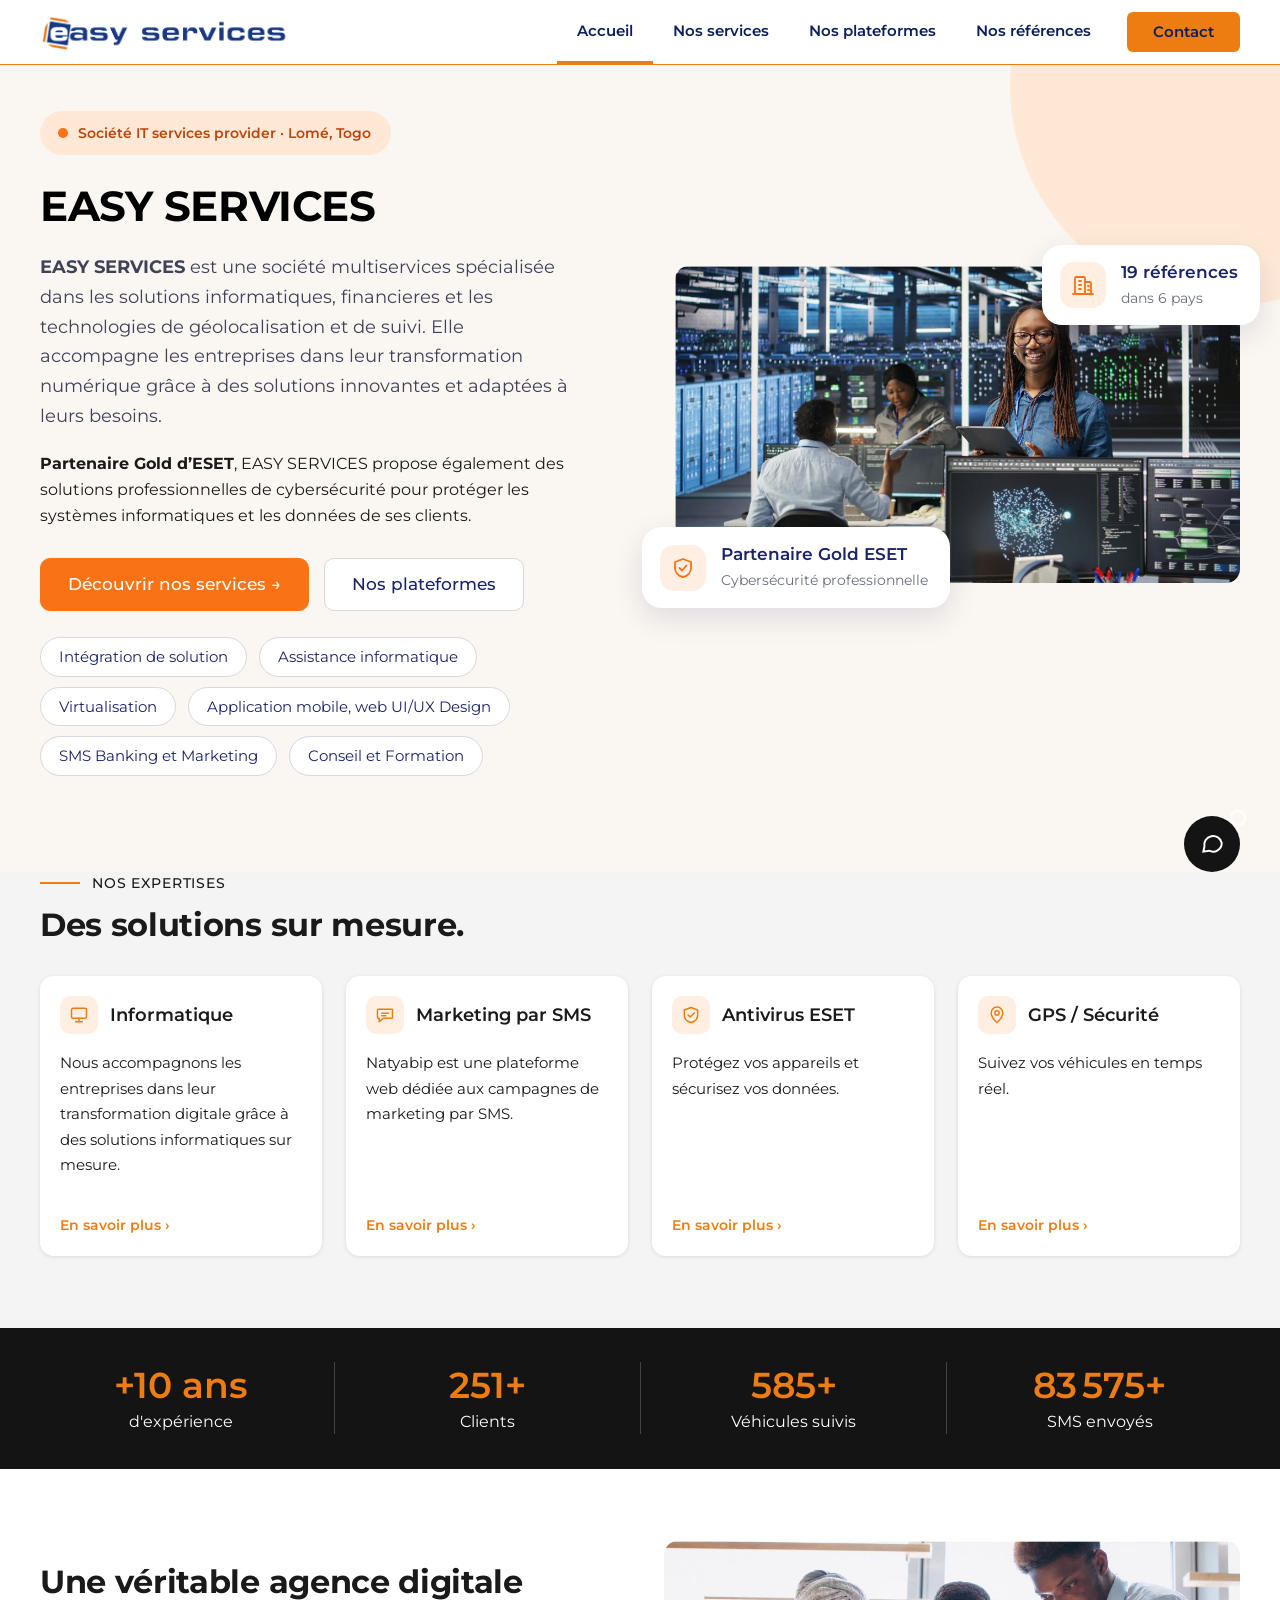
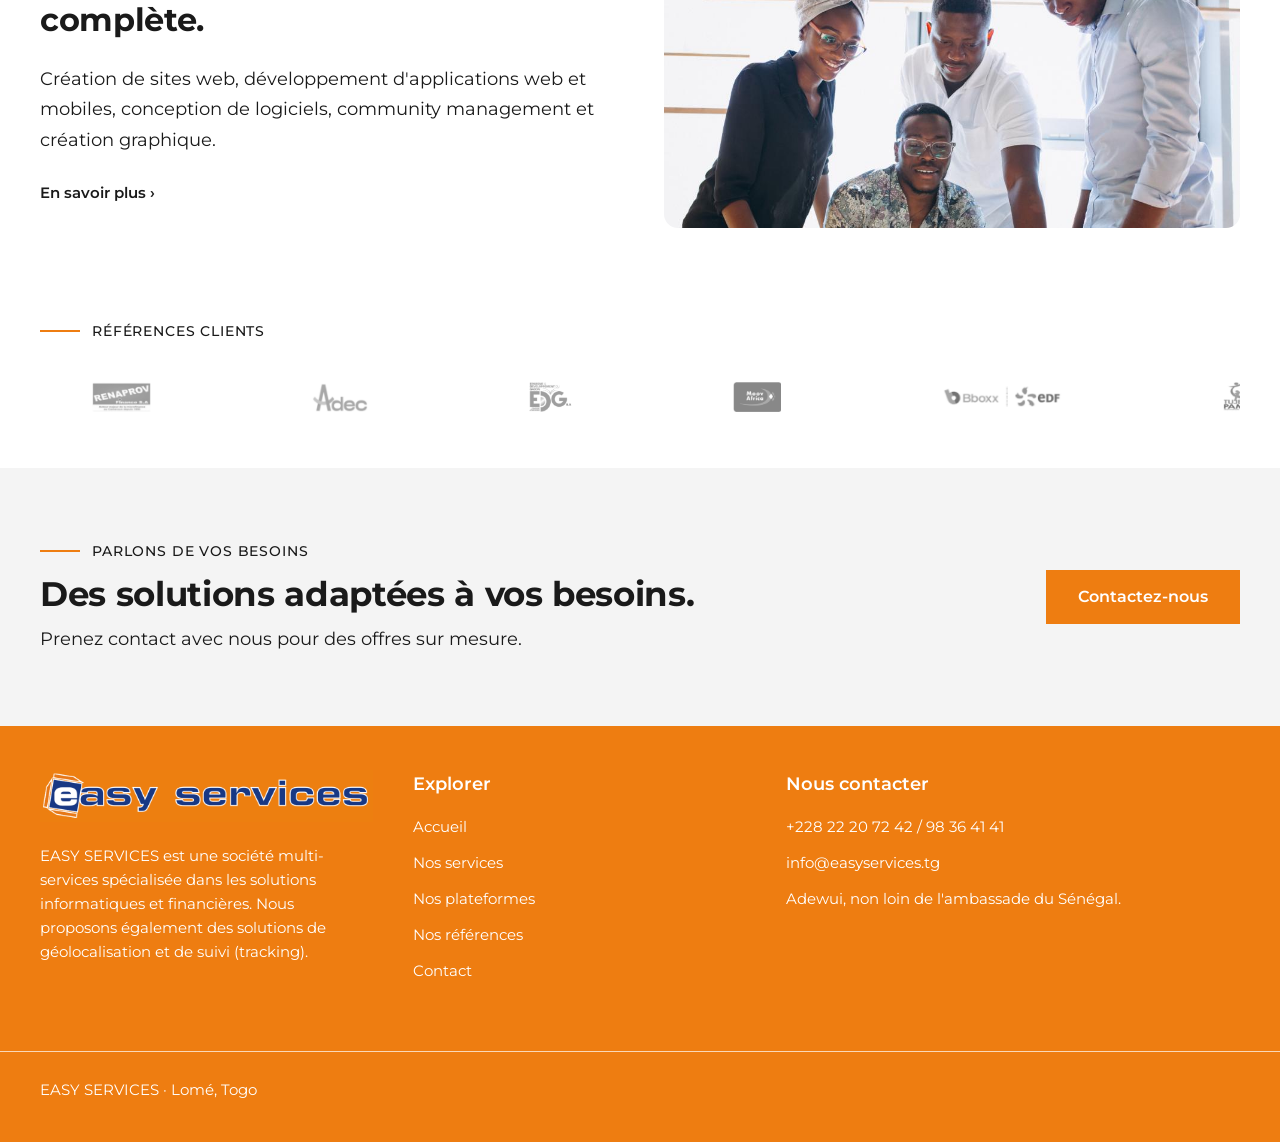
<file: index.html>
<!DOCTYPE html><html lang="fr">
<head><meta charset="utf-8"><meta name="viewport" content="width=device-width,initial-scale=1">
<title>EASY SERVICES · Société multiservices, Lomé</title>
<meta name="description" content="EASY SERVICES, société multiservices à Lomé : solutions informatiques, SMS marketing, antivirus ESET, géolocalisation GPS et assistance pour les entreprises.">
<link rel="canonical" href="https://easyservices.tg/">
<meta name="robots" content="index,follow">
<meta name="theme-color" content="#ee7d11">

<link rel="icon" href="img/favicon.ico" sizes="any"><link rel="icon" type="image/png" href="img/favicon.png"><link rel="apple-touch-icon" href="img/apple-touch-icon.png">
<link rel="preconnect" href="https://fonts.googleapis.com">
<link rel="preconnect" href="https://fonts.gstatic.com" crossorigin>
<link href="https://fonts.googleapis.com/css2?family=Montserrat:wght@400;500;600;700;800&display=swap" rel="stylesheet"><link rel="stylesheet" href="style.css">

<meta property="og:type" content="website">
<meta property="og:site_name" content="EASY SERVICES">
<meta property="og:locale" content="fr_FR">
<meta property="og:title" content="EASY SERVICES · Société multiservices, Lomé">
<meta property="og:description" content="Solutions informatiques, SMS marketing, antivirus ESET, géolocalisation GPS et assistance pour les entreprises.">
<meta property="og:url" content="https://easyservices.tg/">
<meta property="og:image" content="https://easyservices.tg/img/og-image.jpg">
<meta property="og:image:width" content="1200"><meta property="og:image:height" content="630">
<meta property="og:image:alt" content="EASY SERVICES : solutions informatiques et géolocalisation à Lomé">
<meta name="twitter:card" content="summary_large_image">
<meta name="twitter:title" content="EASY SERVICES · Société multiservices, Lomé">
<meta name="twitter:description" content="Solutions informatiques, SMS marketing, antivirus ESET, géolocalisation GPS et assistance pour les entreprises.">
<meta name="twitter:image" content="https://easyservices.tg/img/og-image.jpg">

<script type="application/ld+json">
{"@context":"https://schema.org","@type":"Organization","name":"EASY SERVICES","url":"https://easyservices.tg/","logo":"https://easyservices.tg/img/logo.png","email":"info@easyservices.tg","telephone":"+22822207242","address":{"@type":"PostalAddress","streetAddress":"Adewui, non loin de l'ambassade du Sénégal","addressLocality":"Lomé","addressCountry":"TG"}}
</script>
</head>
<body>
<main>

<section class="sec hero-home"><div class="w row">
  <div>
    <div class="eb">Société IT services provider · Lomé, Togo</div>
    <h1><span>EASY SERVICES</span></h1>
    <p class="lead"><strong>EASY SERVICES</strong> est une société multiservices spécialisée dans les solutions informatiques, financieres et les technologies de géolocalisation et de suivi. Elle accompagne les entreprises dans leur transformation numérique grâce à des solutions innovantes et adaptées à leurs besoins.</p>
<p style="margin-top:20px"><span><strong>Partenaire Gold d’ESET</strong></span>, EASY SERVICES propose également des solutions professionnelles de cybersécurité pour protéger les systèmes informatiques et les données de ses clients.</p>
    <div class="acts">
      <a class="b" href="services.html">Découvrir nos services →</a>
      <a href="plateformes.html">Nos plateformes</a>
    </div>
    <div class="tags">
        <a href="services.html"><span>Intégration de solution</span></a>
         <a href="services.html"><span>Assistance informatique</span></a>
        <a href="services.html"><span>Virtualisation</span></a>
        <a href="services.html"><span>Application mobile, web UI/UX Design</span></a>
       <a href="services.html"><span>SMS Banking et Marketing</span></a>
       <a href="services.html"><span>Conseil et Formation</span></a>
  </div>
  </div>

  <div class="hero-visual">
    <div class="hero-photo"><img src="img/hero.jpg" alt="Équipe dans un centre de données"></div>

    <div class="fc fc1">
      <div class="ic"><svg viewBox="0 0 24 24"><path d="M4 21V5a1 1 0 0 1 1-1h8a1 1 0 0 1 1 1v16M14 9h5a1 1 0 0 1 1 1v11M2 21h20M8 8h2M8 12h2M8 16h2M17 13h1M17 17h1"/></svg></div>
      <div><b>19 références</b><small>dans 6 pays</small></div>
    </div>

    <div class="fc fc2">
      <div class="ic"><svg viewBox="0 0 24 24"><path d="M12 3l8 3v6c0 4.5-3.2 8-8 9-4.8-1-8-4.5-8-9V6l8-3z"/><path d="M8.5 12l2.5 2.5 4.5-5"/></svg></div>
      <div><b>Partenaire Gold ESET</b><small>Cybersécurité professionnelle</small></div>
    </div>
  </div>
</div></section>

<section class="sec g" style="padding-top:0"><div class="w">
  <div class="eb">Nos expertises</div>
  <h2>Des solutions sur mesure.</h2>
  <div class="cards">
  <a class="card" href="services/informatique.html">
    <h3><i><svg viewBox="0 0 24 24" aria-hidden="true"><rect x="3" y="4" width="18" height="12" rx="2"/><path d="M8 20h8M12 16v4"/></svg></i>Informatique</h3>
    <p>Nous accompagnons les entreprises dans leur transformation digitale grâce à des solutions informatiques sur mesure.</p>
    <span class="l">En savoir plus ›</span>
  </a>
  <a class="card" href="services/marketing-sms.html">
    <h3><i><svg viewBox="0 0 24 24" aria-hidden="true"><path d="M4 5h16a1 1 0 0 1 1 1v9a1 1 0 0 1-1 1H10l-5 4v-4H4a1 1 0 0 1-1-1V6a1 1 0 0 1 1-1z"/><path d="M8 10h8M8 13h5"/></svg></i>Marketing par SMS</h3>
    <p>Natyabip est une plateforme web dédiée aux campagnes de marketing par SMS.</p>
    <span class="l">En savoir plus ›</span>
  </a>
  <a class="card" href="services/antivirus-eset.html">
    <h3><i><svg viewBox="0 0 24 24" aria-hidden="true"><path d="M12 3l8 3v6c0 4.5-3.2 8-8 9-4.8-1-8-4.5-8-9V6z"/><path d="M8.5 12l2.5 2.5L16 9.5"/></svg></i>Antivirus ESET</h3>
    <p>Protégez vos appareils et sécurisez vos données.</p>
    <span class="l">En savoir plus ›</span>
  </a>
  <a class="card" href="services/gps-securite.html">
    <h3><i><svg viewBox="0 0 24 24" aria-hidden="true"><path d="M12 21s7-6.2 7-11.5A7 7 0 0 0 5 9.5C5 14.800 12 21 12 21z"/><circle cx="12" cy="9.5" r="2.5"/></svg></i>GPS / Sécurité</h3>
    <p>Suivez vos véhicules en temps réel.</p>
    <span class="l">En savoir plus ›</span>
  </a>
</div>
</div></section>

<section class="stats"><div class="w">
  <div><b>+12 ans</b>d'expérience</div>
  <div><b>300+</b>Clients</div>
  <div><b>700+</b>Véhicules suivis</div>
  <div><b>100 000+</b>SMS envoyés</div>
</div></section>

<section class="sec"><div class="w row">
  <div>
    <h2>Une véritable agence digitale complète.</h2>
    <p class="lead" style="font-size:18px;margin:24px 0">Création de sites web, développement d'applications web et mobiles, conception de logiciels, community management et création graphique.</p>
    <a href="services.html" style="font-weight:600;font-size:15px">En savoir plus ›</a>
  </div>
  <img src="img/agence.jpg" alt="Équipe de développeurs">
</div></section>

<section style="padding:20px 0 56px"><div class="w">
  <div class="eb">Références clients</div>
  <div class="mq"><div class="mq-track">
  <div class="mq-set">
    <img src="img/c1.png" alt="Renaprov"><img src="img/c2.png" alt="Adec"><img src="img/c3.png" alt="EDG"><img src="img/c4.png" alt="Moov Africa"><img src="img/c5.png" alt="Bboxx EDF"><img src="img/c6.png" alt="Tujenge Pamoja">
  </div>
  <div class="mq-set" aria-hidden="true">
    <img src="img/c1.png" alt=""><img src="img/c2.png" alt=""><img src="img/c3.png" alt=""><img src="img/c4.png" alt=""><img src="img/c5.png" alt=""><img src="img/c6.png" alt="">
  </div>
</div></div>
</div></section>

<section class="sec g cta2"><div class="w cta-row">
  <div>
    <div class="eb">Parlons de vos besoins</div>
    <h2 style="font-size:34px">Des solutions adaptées à vos besoins.</h2>
    <p>Prenez contact avec nous pour des offres sur mesure.</p>
  </div>
  <a class="btn-cta" href="contact.html">Contactez-nous</a>
</div></section>

</main><script src="script.js"></script></body></html>
</file>
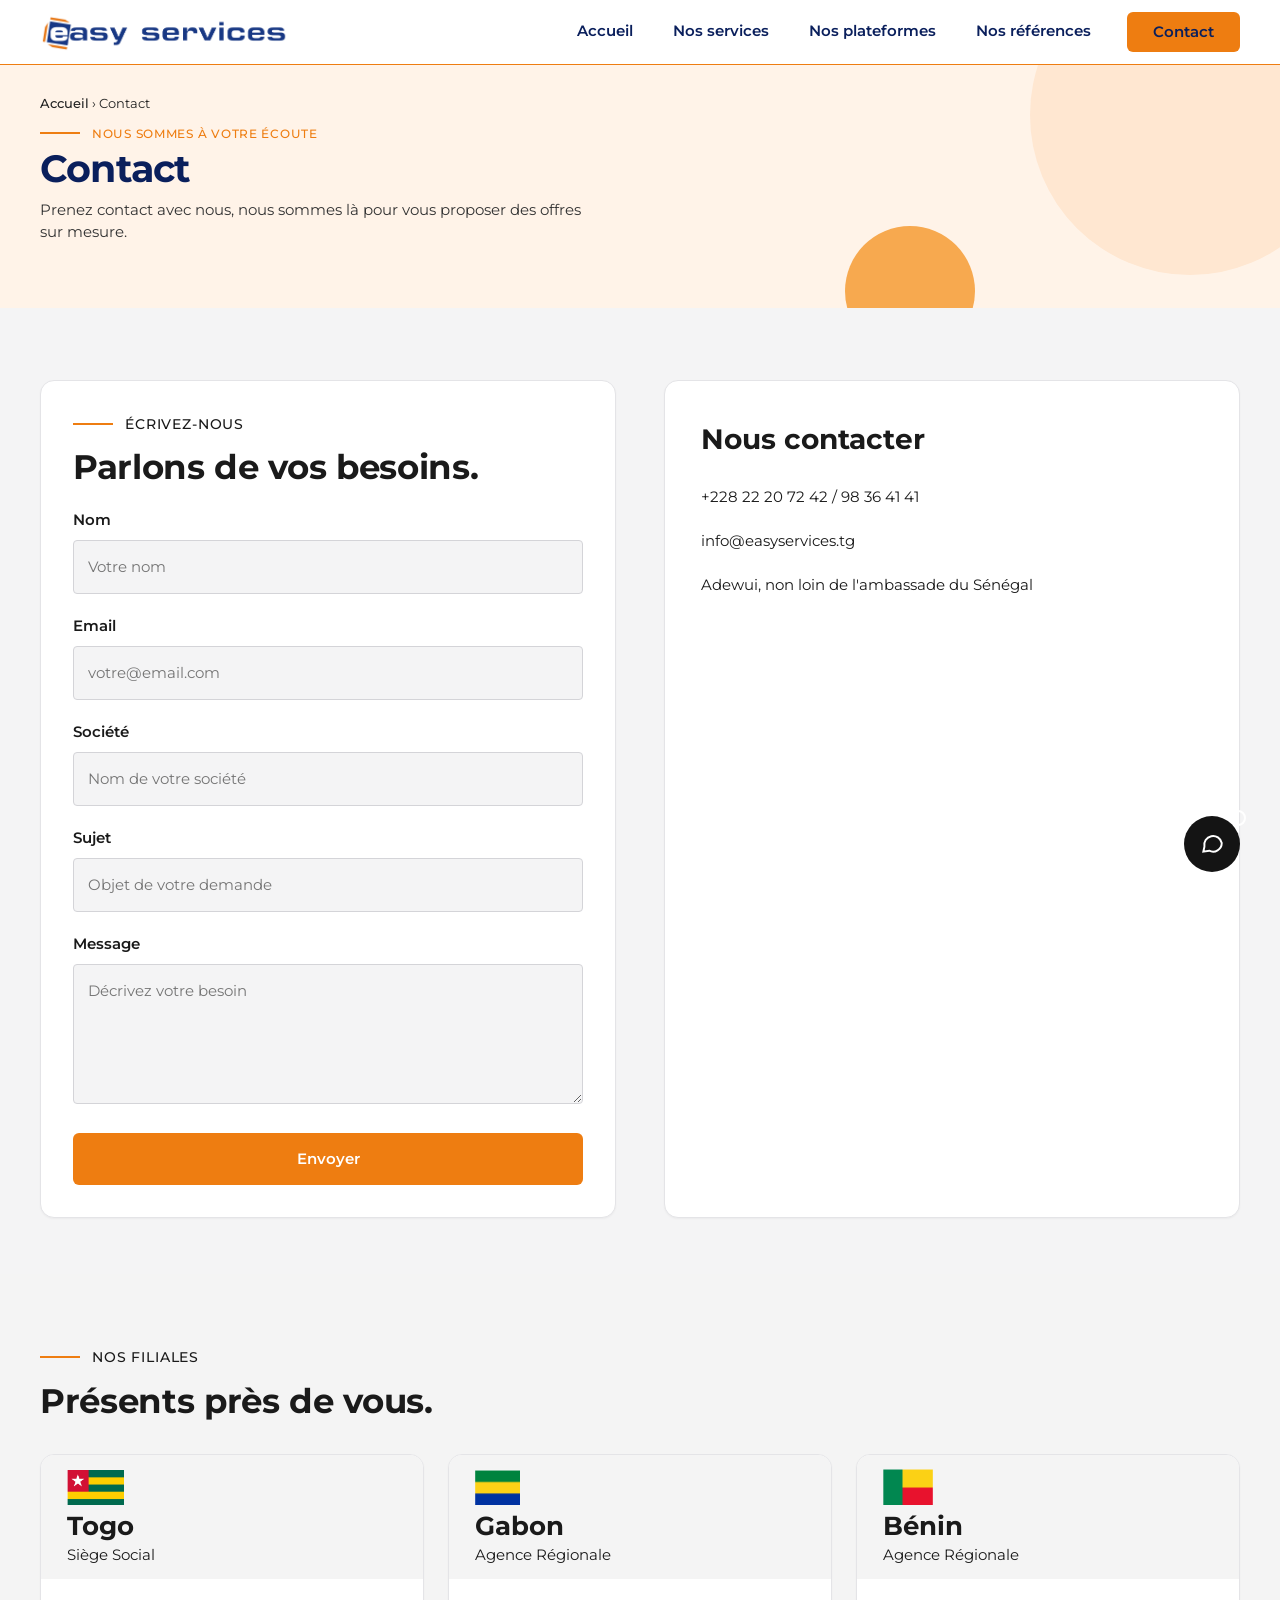
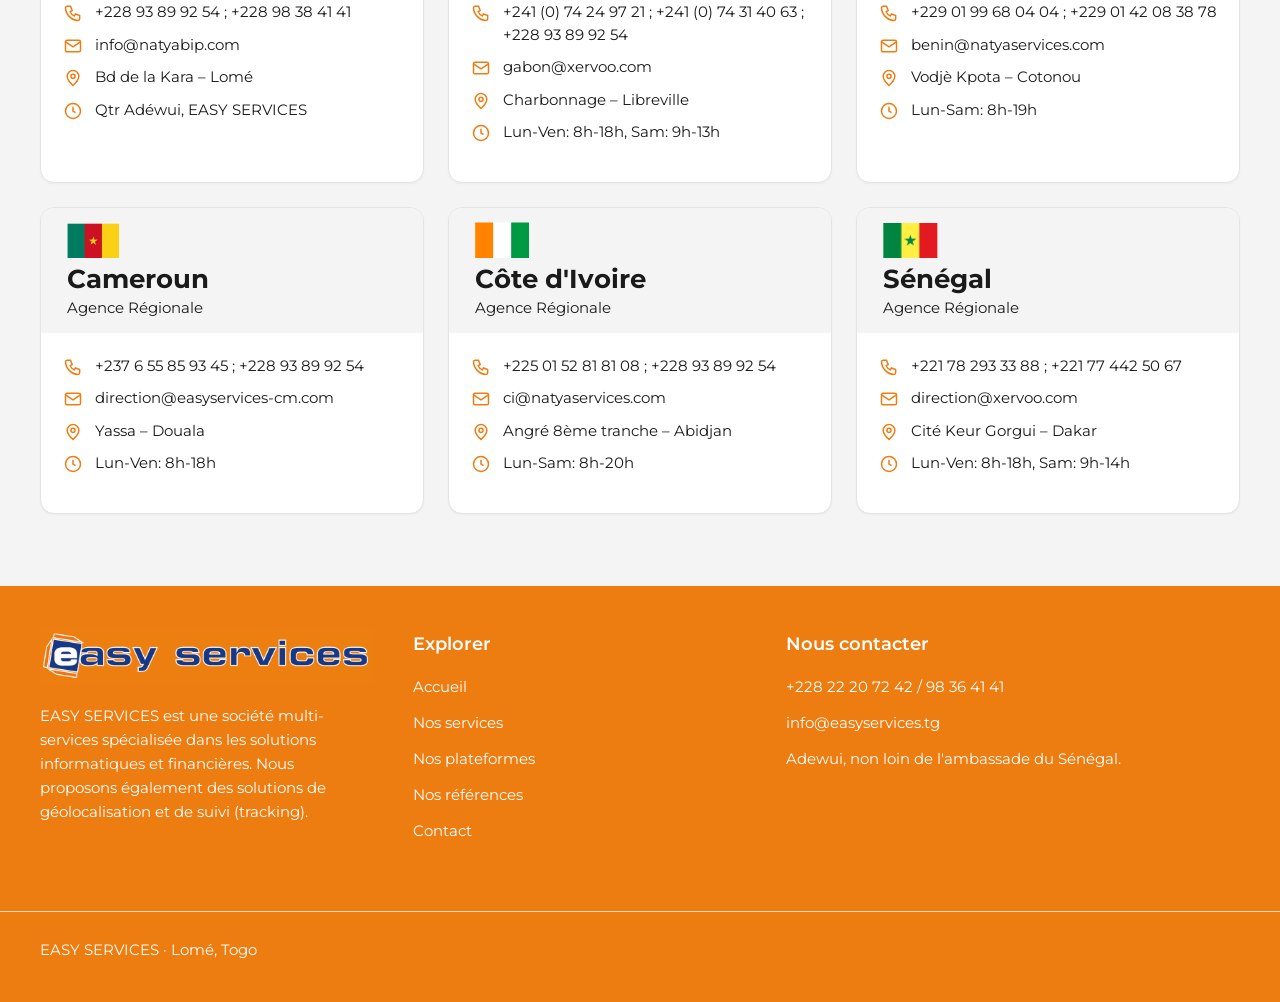
<file: contact.html>
<!DOCTYPE html>
<html lang="fr">
<head>
<meta charset="utf-8"><meta name="viewport" content="width=device-width,initial-scale=1">
<title>Contact · EASY SERVICES</title>
<meta name="description" content="Contactez EASY SERVICES à Lomé (+228 22 20 72 42) ou dans nos agences au Gabon, Bénin, Cameroun, Côte d'Ivoire et Sénégal.">
<link rel="canonical" href="https://easyservices.tg/contact.html">
<meta name="robots" content="index,follow">
<meta name="theme-color" content="#ee7d11">
<link rel="icon" href="img/favicon.ico" sizes="any"><link rel="icon" type="image/png" href="img/favicon.png"><link rel="apple-touch-icon" href="img/apple-touch-icon.png">
<link rel="preconnect" href="https://fonts.googleapis.com"><link rel="preconnect" href="https://fonts.gstatic.com" crossorigin>
<link href="https://fonts.googleapis.com/css2?family=Montserrat:wght@400;500;600;700;800&display=swap" rel="stylesheet">
<link rel="stylesheet" href="style.css">

<meta property="og:type" content="website"><meta property="og:site_name" content="EASY SERVICES"><meta property="og:locale" content="fr_FR">
<meta property="og:title" content="Contact · EASY SERVICES">
<meta property="og:description" content="Écrivez-nous ou venez nous voir à Lomé. Agences au Gabon, Bénin, Cameroun, Côte d'Ivoire et Sénégal.">
<meta property="og:url" content="https://easyservices.tg/contact.html">
<meta property="og:image" content="https://easyservices.tg/img/og-image.jpg">
<meta property="og:image:width" content="1200"><meta property="og:image:height" content="630">
<meta property="og:image:alt" content="Contacter EASY SERVICES">
<meta name="twitter:card" content="summary_large_image">
<meta name="twitter:title" content="Contact · EASY SERVICES">
<meta name="twitter:description" content="Écrivez-nous ou venez nous voir à Lomé. Agences au Gabon, Bénin, Cameroun, Côte d'Ivoire et Sénégal.">
<meta name="twitter:image" content="https://easyservices.tg/img/og-image.jpg">
</head>
<body>
<main>
<svg style="display:none"><symbol id="ph" viewBox="0 0 24 24"><path d="M5 4h4l2 5-2.5 1.5a11 11 0 0 0 5 5L15 13l5 2v4a2 2 0 0 1-2 2A16 16 0 0 1 3 6a2 2 0 0 1 2-2z"/></symbol><symbol id="ml" viewBox="0 0 24 24"><rect x="3" y="5" width="18" height="14" rx="2"/><path d="m3 7 9 6 9-6"/></symbol><symbol id="pn" viewBox="0 0 24 24"><path d="M12 21s7-6.2 7-11a7 7 0 0 0-14 0c0 4.8 7 11 7 11z"/><circle cx="12" cy="10" r="2.5"/></symbol><symbol id="ck" viewBox="0 0 24 24"><circle cx="12" cy="12" r="9"/><path d="M12 7v5l3 2"/></symbol></svg>

<!-- En-tête de page -->
<section class="ph contact-hero"><div class="w">
  <small><a href="index.html">Accueil</a> › Contact</small>
  <div class="eb">Nous sommes à votre écoute</div>
  <h1>Contact</h1>
  <p>Prenez contact avec nous, nous sommes là pour vous proposer des offres sur mesure.</p>
</div></section>

<!-- Formulaire + coordonnées -->
<section class="sec contact-bg" style="padding-bottom:56px"><div class="w row" style="align-items:stretch">
  <div>
    <div class="eb">Écrivez-nous</div>
    <h2 style="font-size:34px">Parlons de vos besoins.</h2>
    <form id="cf">
      <label>Nom</label><input name="nom" placeholder="Votre nom" required>
      <label>Email</label><input name="email" type="email" placeholder="votre@email.com" required>
      <label>Société</label><input name="societe" placeholder="Nom de votre société">
      <label>Sujet</label><input name="sujet" placeholder="Objet de votre demande">
      <label>Message</label><textarea name="message" placeholder="Décrivez votre besoin" required></textarea>
      <button class="b" type="submit">Envoyer</button>
    </form>
  </div>
  <div class="info">
    <h3>Nous contacter</h3>
    <p>+228 22 20 72 42 / 98 36 41 41</p>
    <p>info@easyservices.tg</p>
    <p>Adewui, non loin de l'ambassade du Sénégal</p>
    <iframe class="map" title="EASY SERVICES à Adewui, Lomé"
      src="https://www.google.com/maps?q=6.163372,1.2150722&z=17&output=embed"
      loading="lazy" referrerpolicy="no-referrer-when-downgrade" allowfullscreen></iframe>
  </div>
</div></section>

<!-- Filiales -->
<section class="sec g"><div class="w">
<div class="eb">Nos filiales</div>
<h2 style="font-size:34px">Présents près de vous.</h2>
<div class="cards c3">
  <div class="fil">
    <header><img src="img/f-tg.png" alt="Drapeau Togo"><h3>Togo</h3><small>Siège Social</small></header>
    <ul>
      <li><svg><use href="#ph"/></svg><span>+228 93 89 92 54 ; +228 98 38 41 41</span></li>
      <li><svg><use href="#ml"/></svg><span>info@natyabip.com</span></li>
      <li><svg><use href="#pn"/></svg><span>Bd de la Kara – Lomé</span></li>
      <li><svg><use href="#ck"/></svg><span>Qtr Adéwui, EASY SERVICES</span></li>
    </ul>
  </div>
  <div class="fil">
    <header><img src="img/f-ga.png" alt="Drapeau Gabon"><h3>Gabon</h3><small>Agence Régionale</small></header>
    <ul>
      <li><svg><use href="#ph"/></svg><span>+241 (0) 74 24 97 21 ; +241 (0) 74 31 40 63 ; +228 93 89 92 54</span></li>
      <li><svg><use href="#ml"/></svg><span>gabon@xervoo.com</span></li>
      <li><svg><use href="#pn"/></svg><span>Charbonnage – Libreville</span></li>
      <li><svg><use href="#ck"/></svg><span>Lun-Ven: 8h-18h, Sam: 9h-13h</span></li>
    </ul>
  </div>
  <div class="fil">
    <header><img src="img/f-bj.png" alt="Drapeau Bénin"><h3>Bénin</h3><small>Agence Régionale</small></header>
    <ul>
      <li><svg><use href="#ph"/></svg><span>+229 01 99 68 04 04 ; +229 01 42 08 38 78</span></li>
      <li><svg><use href="#ml"/></svg><span>benin@natyaservices.com</span></li>
      <li><svg><use href="#pn"/></svg><span>Vodjè Kpota – Cotonou</span></li>
      <li><svg><use href="#ck"/></svg><span>Lun-Sam: 8h-19h</span></li>
    </ul>
  </div>
  <div class="fil">
    <header><img src="img/f-cm.png" alt="Drapeau Cameroun"><h3>Cameroun</h3><small>Agence Régionale</small></header>
    <ul>
      <li><svg><use href="#ph"/></svg><span>+237 6 55 85 93 45 ; +228 93 89 92 54</span></li>
      <li><svg><use href="#ml"/></svg><span>direction@easyservices-cm.com</span></li>
      <li><svg><use href="#pn"/></svg><span>Yassa – Douala</span></li>
      <li><svg><use href="#ck"/></svg><span>Lun-Ven: 8h-18h</span></li>
    </ul>
  </div>
  <div class="fil">
    <header><img src="img/f-ci.png" alt="Drapeau Côte d'Ivoire"><h3>Côte d'Ivoire</h3><small>Agence Régionale</small></header>
    <ul>
      <li><svg><use href="#ph"/></svg><span>+225 01 52 81 81 08 ; +228 93 89 92 54</span></li>
      <li><svg><use href="#ml"/></svg><span>ci@natyaservices.com</span></li>
      <li><svg><use href="#pn"/></svg><span>Angré 8ème tranche – Abidjan</span></li>
      <li><svg><use href="#ck"/></svg><span>Lun-Sam: 8h-20h</span></li>
    </ul>
  </div>
  <div class="fil">
    <header><img src="img/f-sn.png" alt="Drapeau Sénégal"><h3>Sénégal</h3><small>Agence Régionale</small></header>
    <ul>
      <li><svg><use href="#ph"/></svg><span>+221 78 293 33 88 ; +221 77 442 50 67</span></li>
      <li><svg><use href="#ml"/></svg><span>direction@xervoo.com</span></li>
      <li><svg><use href="#pn"/></svg><span>Cité Keur Gorgui – Dakar</span></li>
      <li><svg><use href="#ck"/></svg><span>Lun-Ven: 8h-18h, Sam: 9h-14h</span></li>
    </ul>
  </div>
</div>
</div></section>
</main>
<script src="script.js"></script>
</body>
</html>
</file>
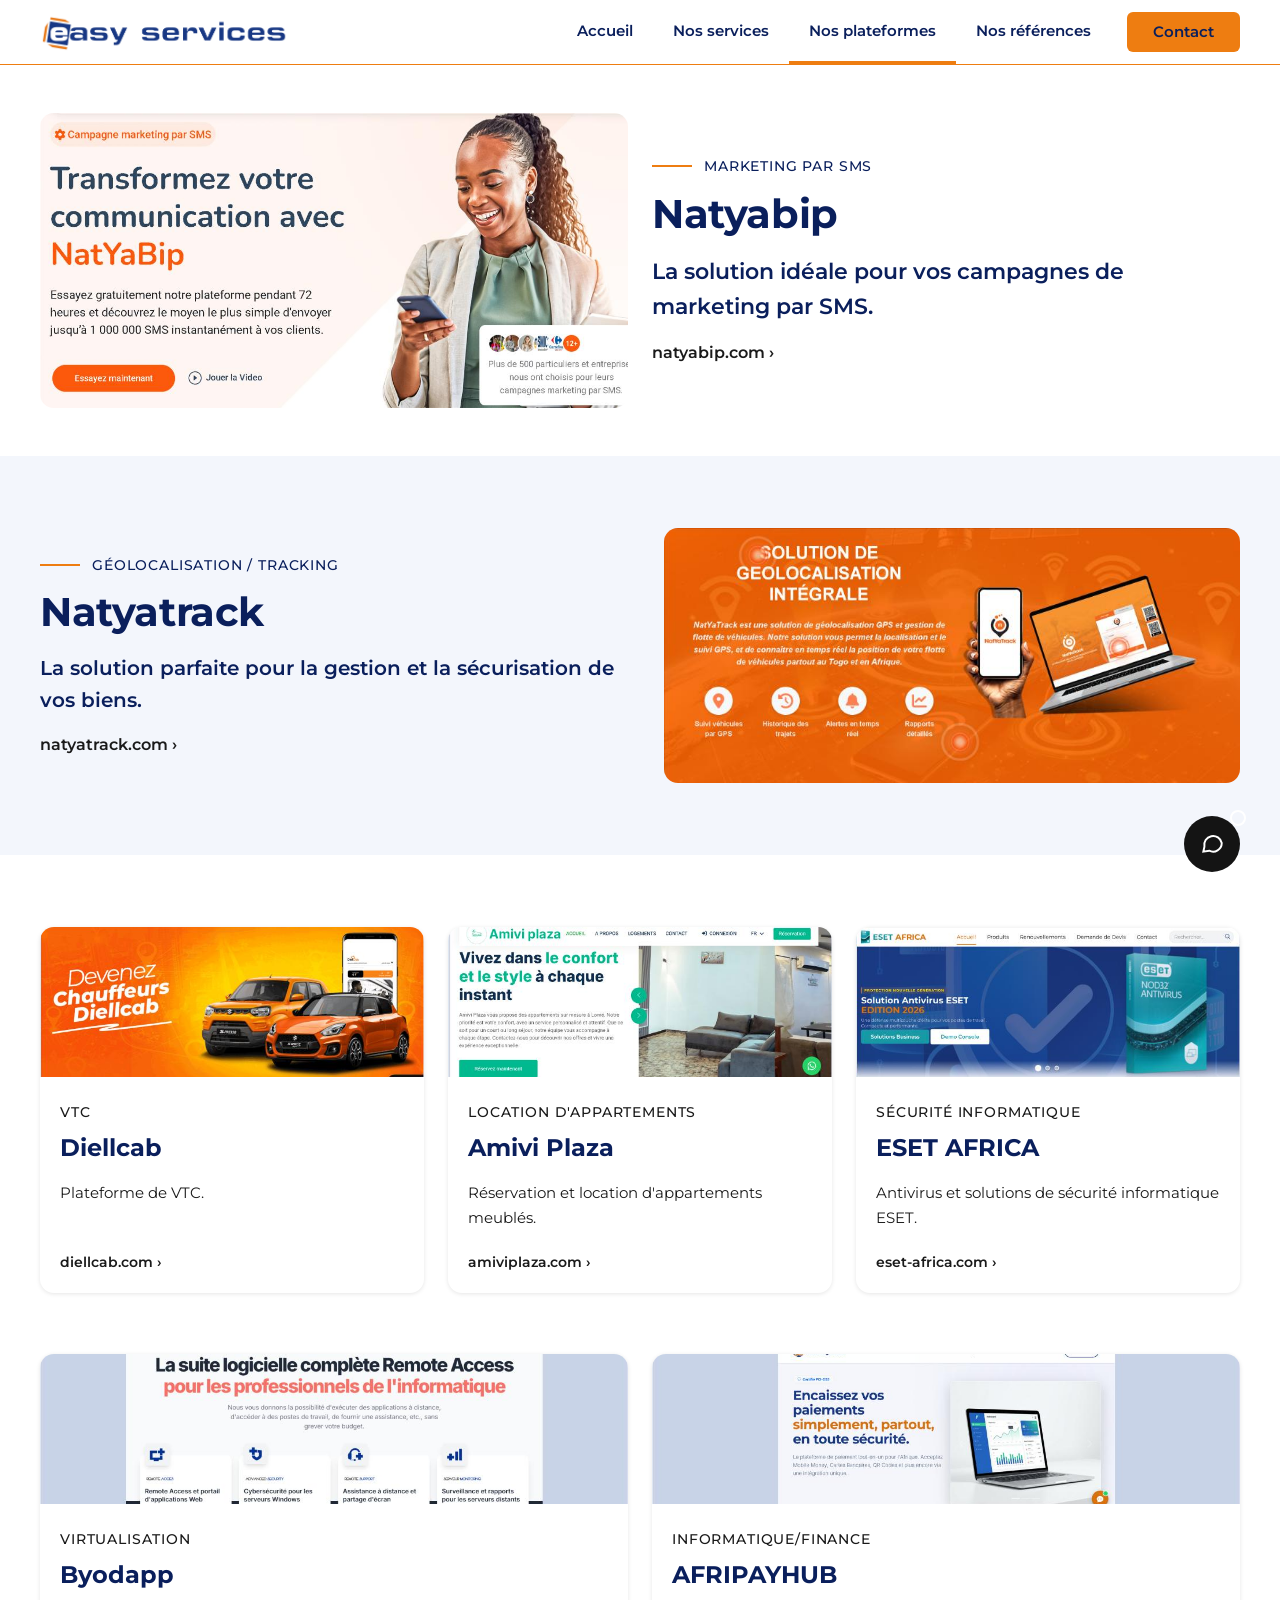
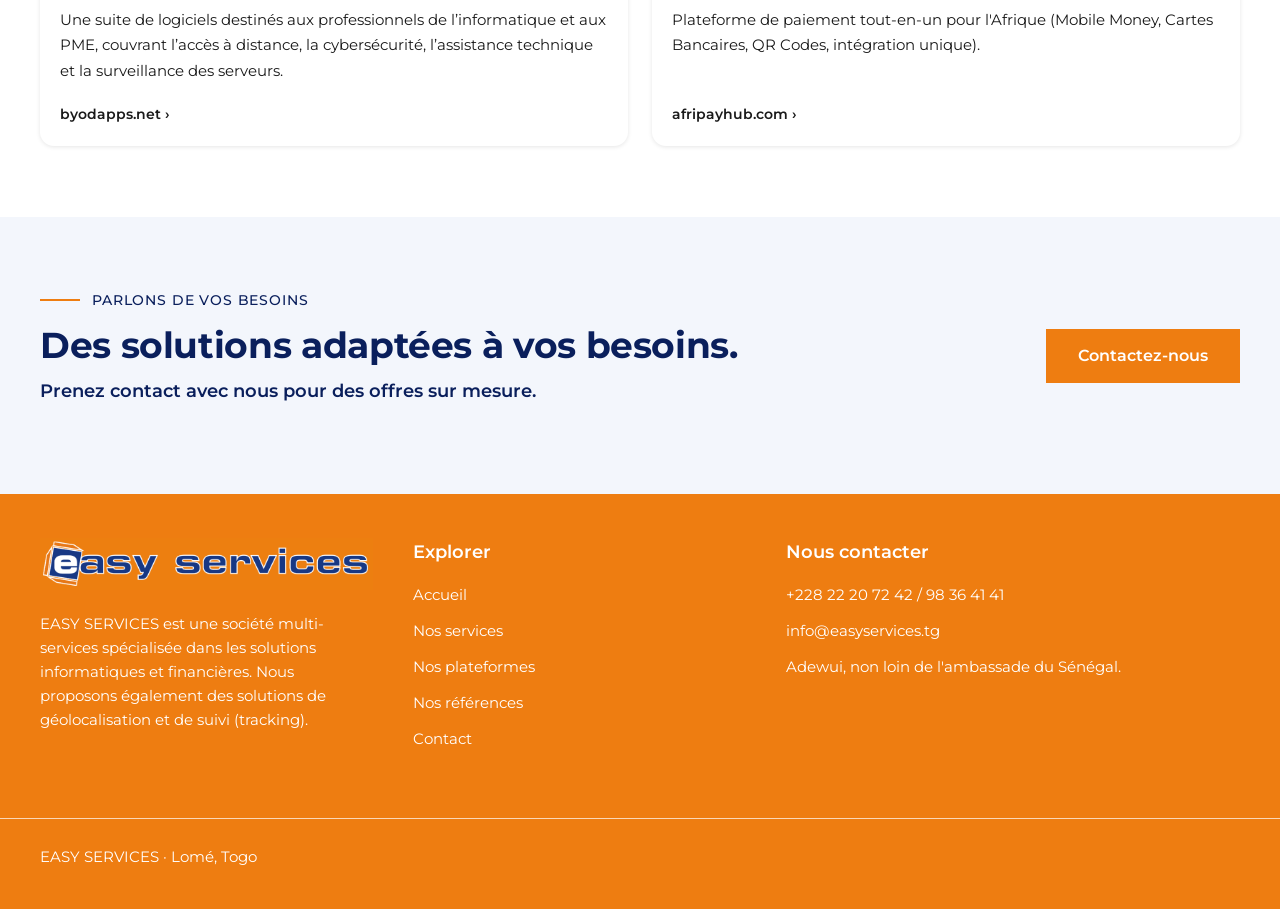
<file: plateformes.html>
<!DOCTYPE html><html lang="fr"><head><meta charset="utf-8"><meta name="viewport" content="width=device-width,initial-scale=1">
<title>Nos plateformes · Natyabip, Natyatrack, ESET · EASY SERVICES</title>
<meta name="description" content="Natyabip pour vos SMS, Natyatrack pour le suivi GPS, antivirus ESET, Byodapp, AFRIPAYHUB : les plateformes proposées par EASY SERVICES.">
<link rel="canonical" href="https://easyservices.tg/plateformes.html">
<meta name="robots" content="index,follow">
<meta name="theme-color" content="#ee7d11">
<link rel="icon" href="img/favicon.ico" sizes="any"><link rel="icon" type="image/png" href="img/favicon.png"><link rel="apple-touch-icon" href="img/apple-touch-icon.png">
<link rel="preconnect" href="https://fonts.googleapis.com"><link rel="preconnect" href="https://fonts.gstatic.com" crossorigin>
<link href="https://fonts.googleapis.com/css2?family=Montserrat:wght@400;500;600;700;800&display=swap" rel="stylesheet">
<link rel="stylesheet" href="style.css">

<meta property="og:type" content="website"><meta property="og:site_name" content="EASY SERVICES"><meta property="og:locale" content="fr_FR">
<meta property="og:title" content="Nos plateformes · Natyabip, Natyatrack, ESET · EASY SERVICES">
<meta property="og:description" content="SMS marketing, suivi GPS, cybersécurité ESET, paiement : toutes les plateformes d'EASY SERVICES.">
<meta property="og:url" content="https://easyservices.tg/plateformes.html">
<meta property="og:image" content="https://easyservices.tg/img/og-image.jpg">
<meta property="og:image:width" content="1200"><meta property="og:image:height" content="630">
<meta property="og:image:alt" content="EASY SERVICES : nos plateformes Natyabip, Natyatrack et ESET">
<meta name="twitter:card" content="summary_large_image">
<meta name="twitter:title" content="Nos plateformes · EASY SERVICES">
<meta name="twitter:description" content="SMS marketing, suivi GPS, cybersécurité ESET, paiement : toutes les plateformes d'EASY SERVICES.">
<meta name="twitter:image" content="https://easyservices.tg/img/og-image.jpg">
</head>
<body>
<main>

<section style="padding:48px 0"><div class="w row" style="gap:24px">
  <img src="img/natyabip.jpg" alt="NatYaBip">
  <div class="nv">
    <div class="eb">Marketing par SMS</div>
    <h2 style="font-size:40px">Natyabip</h2>
    <p>La solution idéale pour vos campagnes de marketing par SMS.</p>
    <a href="https://natyabip.com" target="_blank" rel="noopener" style="font-weight:600;color:var(--k)">natyabip.com ›</a>
  </div>
</div></section>

<section class="sec t"><div class="w row">
  <div class="nv">
    <div class="eb">Géolocalisation / Tracking</div>
    <h2 style="font-size:40px">Natyatrack</h2>
    <p style="font-size:20px">La solution parfaite pour la gestion et la sécurisation de vos biens.</p>
    <a href="https://natyatrack.com" target="_blank" rel="noopener" style="font-weight:600;color:var(--k)">natyatrack.com ›</a>
  </div>
  <img src="img/natyatrack.jpg" alt="Natyatrack">
</div></section>

<section class="sec"><div class="w">
  <div class="cards c3" style="margin-top:0">
    <div class="card pc"><img src="img/p1.jpg" alt="Diellcab"><small>VTC</small><h3>Diellcab</h3><p>Plateforme de VTC.</p><a class="l" href="https://diellcab.com" target="_blank" rel="noopener">diellcab.com ›</a></div>
    <div class="card pc"><img src="img/p2.jpg" alt="Amivi Plaza"><small>Location d'appartements</small><h3>Amivi Plaza</h3><p>Réservation et location d'appartements meublés.</p><a class="l" href="https://amiviplaza.com" target="_blank" rel="noopener">amiviplaza.com ›</a></div>
    <div class="card pc"><img src="img/p3.jpg" alt="ESET AFRICA"><small>Sécurité informatique</small><h3>ESET AFRICA</h3><p>Antivirus et solutions de sécurité informatique ESET.</p><a class="l" href="https://eset-africa.com" target="_blank" rel="noopener">eset-africa.com ›</a></div>
  </div>
  <div class="cards c2" style="margin-top:60px">
    <div class="card pc"><img src="img/p4.jpg" alt="Byodapp"><small>Virtualisation</small><h3>Byodapp</h3>
      <p>Une suite de logiciels destinés aux professionnels de l’informatique et aux PME, couvrant l’accès à distance, la cybersécurité, l’assistance technique et la surveillance des serveurs.</p><a class="l" href="https://byodapps.net" target="_blank" rel="noopener">byodapps.net ›</a></div>
    <div class="card pc"><img src="img/p5.jpg" alt="AFRIPAYHUB"><small>Informatique/Finance</small><h3>AFRIPAYHUB</h3><p>Plateforme de paiement tout-en-un pour l'Afrique (Mobile Money, Cartes Bancaires, QR Codes, intégration unique).</p><a class="l" href="https://afripayhub.com" target="_blank" rel="noopener">afripayhub.com ›</a></div>
  </div>
</div></section>

<section class="sec t cta2"><div class="w cta-row">
  <div class="nv">
    <div class="eb">Parlons de vos besoins</div>
    <h2 style="font-size:36px;color:var(--n)">Des solutions adaptées à vos besoins.</h2>
    <p>Prenez contact avec nous pour des offres sur mesure.</p>
  </div>
  <a class="btn-cta" href="contact.html">Contactez-nous</a>
</div></section>

</main>
<script src="script.js"></script>
</body></html>
</file>
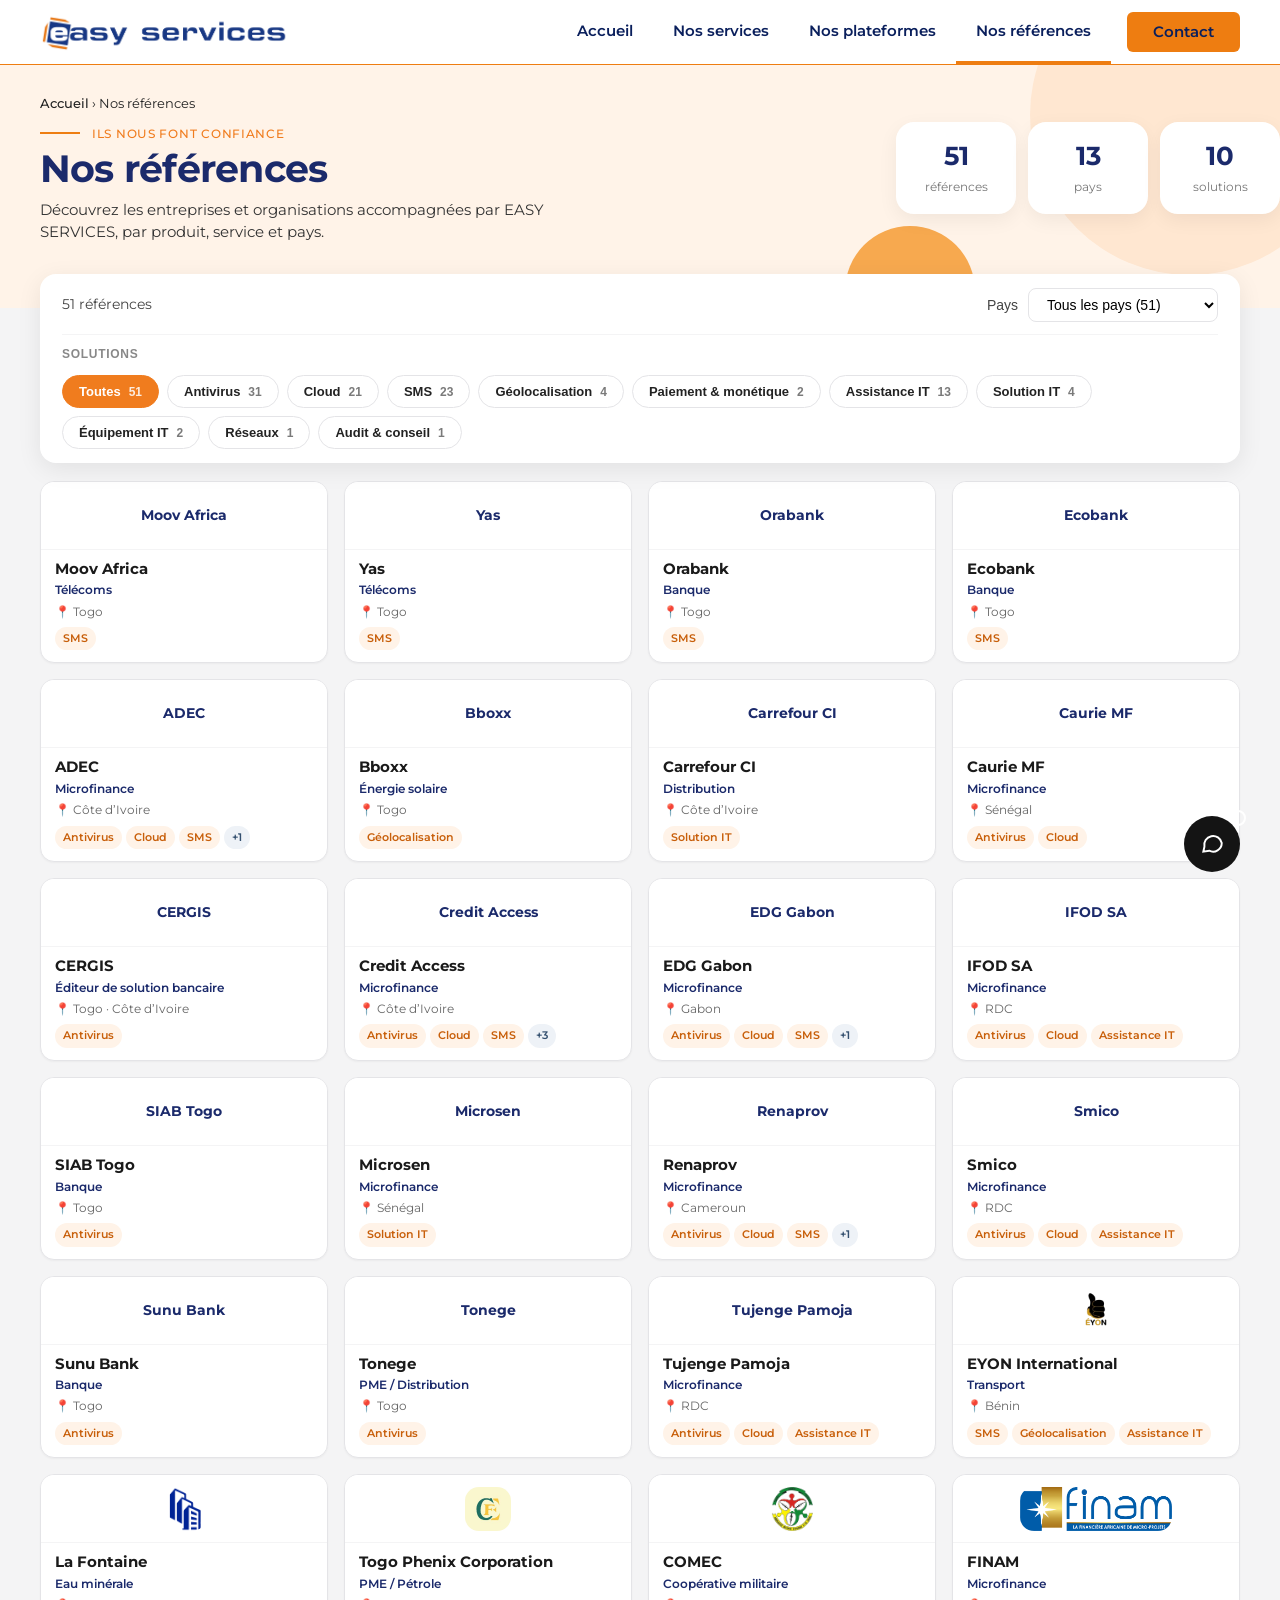
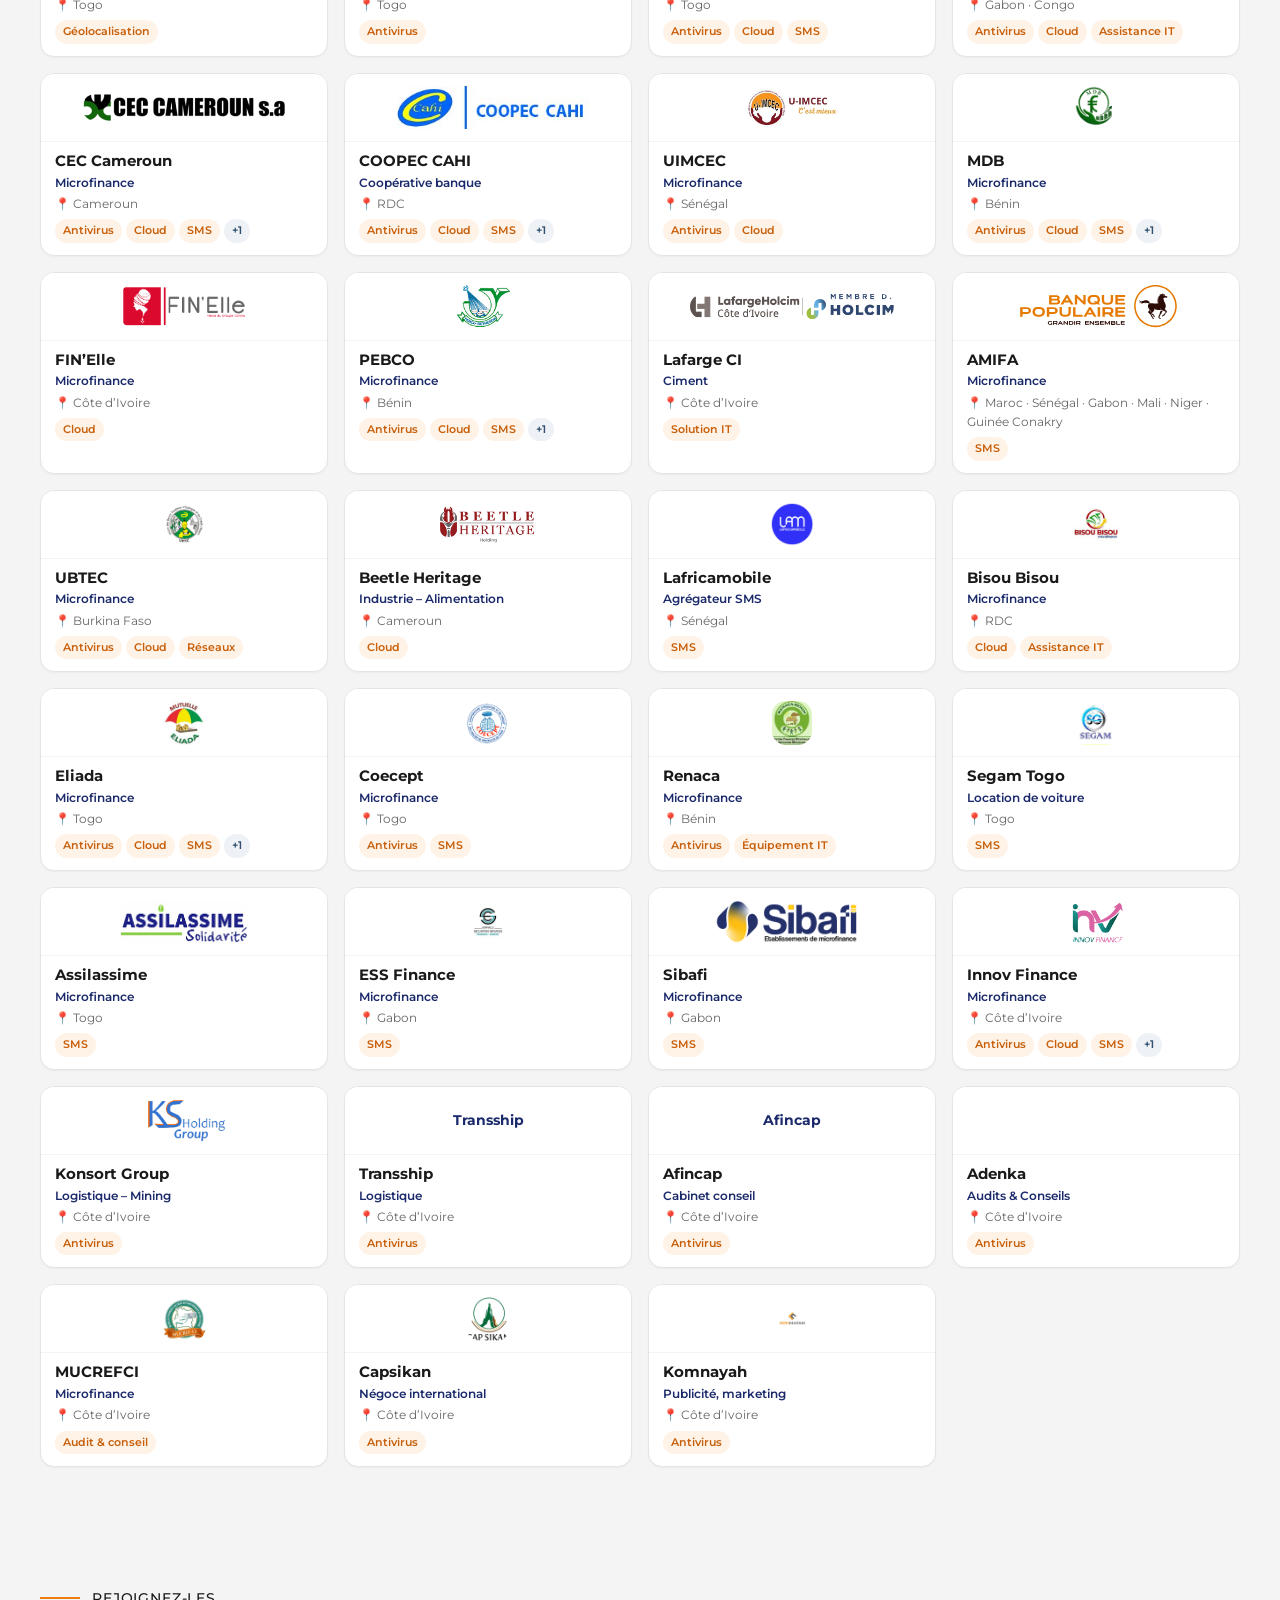
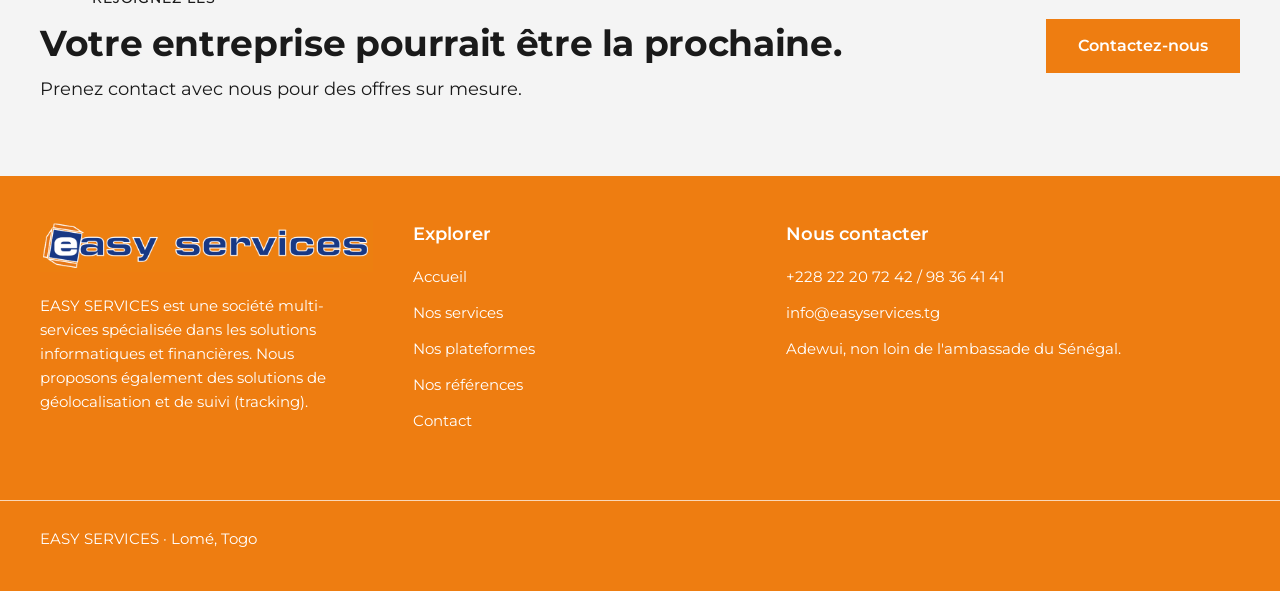
<file: references.html>
<!DOCTYPE html><html lang="fr"><head><meta charset="utf-8"><meta name="viewport" content="width=device-width,initial-scale=1">
<title>Nos références · EASY SERVICES</title>
<meta name="description" content="Banques, microfinances, distribution : plus de 50 entreprises dans 13 pays font confiance à EASY SERVICES.">
<link rel="canonical" href="https://easyservices.tg/references.html">
<meta name="robots" content="index,follow">
<meta name="theme-color" content="#ee7d11">
<link rel="icon" href="img/favicon.ico" sizes="any"><link rel="icon" type="image/png" href="img/favicon.png"><link rel="apple-touch-icon" href="img/apple-touch-icon.png">
<link rel="preconnect" href="https://fonts.googleapis.com"><link rel="preconnect" href="https://fonts.gstatic.com" crossorigin>
<link href="https://fonts.googleapis.com/css2?family=Montserrat:wght@400;500;600;700;800&display=swap" rel="stylesheet">
<link rel="stylesheet" href="style.css"><link rel="stylesheet" href="references.css">

<meta property="og:type" content="website"><meta property="og:site_name" content="EASY SERVICES"><meta property="og:locale" content="fr_FR">
<meta property="og:title" content="Nos références · EASY SERVICES">
<meta property="og:description" content="Plus de 50 banques, microfinances et entreprises dans 13 pays font confiance à EASY SERVICES.">
<meta property="og:url" content="https://easyservices.tg/references.html">
<meta property="og:image" content="https://easyservices.tg/img/og-image.jpg">
<meta property="og:image:width" content="1200"><meta property="og:image:height" content="630">
<meta property="og:image:alt" content="EASY SERVICES : nos références clients">
<meta name="twitter:card" content="summary_large_image">
<meta name="twitter:title" content="Nos références · EASY SERVICES">
<meta name="twitter:description" content="Plus de 50 banques, microfinances et entreprises dans 13 pays font confiance à EASY SERVICES.">
<meta name="twitter:image" content="https://easyservices.tg/img/og-image.jpg">
</head>
<body>
<main>

<section class="ph ref-hero"><div class="w">
  <small><a href="index.html">Accueil</a> › Nos références</small>
  <div class="eb">Ils nous font confiance</div>
  <h1>Nos références</h1>
  <p>Découvrez les entreprises et organisations accompagnées par EASY SERVICES, par produit, service et pays.</p>
  <div class="ref-kpi"><div><b id="kRefs">0</b>références</div><div><b id="kPays">0</b>pays</div><div><b id="kProd">0</b>solutions</div></div>
</div></section>

<section class="sec ref-sec"><div class="w">
  <div class="ref-bar">
    <p class="ref-count" id="count" aria-live="polite"></p>
    <label class="ref-sel">Pays
      <select id="pays"><option value="">Tous les pays</option></select>
    </label>
    <div class="ref-chips" id="chips" role="group" aria-label="Filtrer par produit ou service"></div>
  </div>
  <div class="ref-grid" id="grid"></div>
  <div class="ref-empty" id="empty" hidden>
    <p>Aucune référence ne correspond à ces filtres.</p>
    <button class="ref-reset" id="reset">Réinitialiser les filtres</button>
  </div>
</div></section>

<section class="sec g cta2"><div class="w cta-row">
  <div>
    <div class="eb">Rejoignez-les</div>
    <h2 style="font-size:36px">Votre entreprise pourrait être la prochaine.</h2>
    <p>Prenez contact avec nous pour des offres sur mesure.</p>
  </div>
  <a class="btn-cta" href="contact.html">Contactez-nous</a>
</div></section>

</main>
<script src="script.js"></script><script src="references.js"></script>
</body></html>
</file>
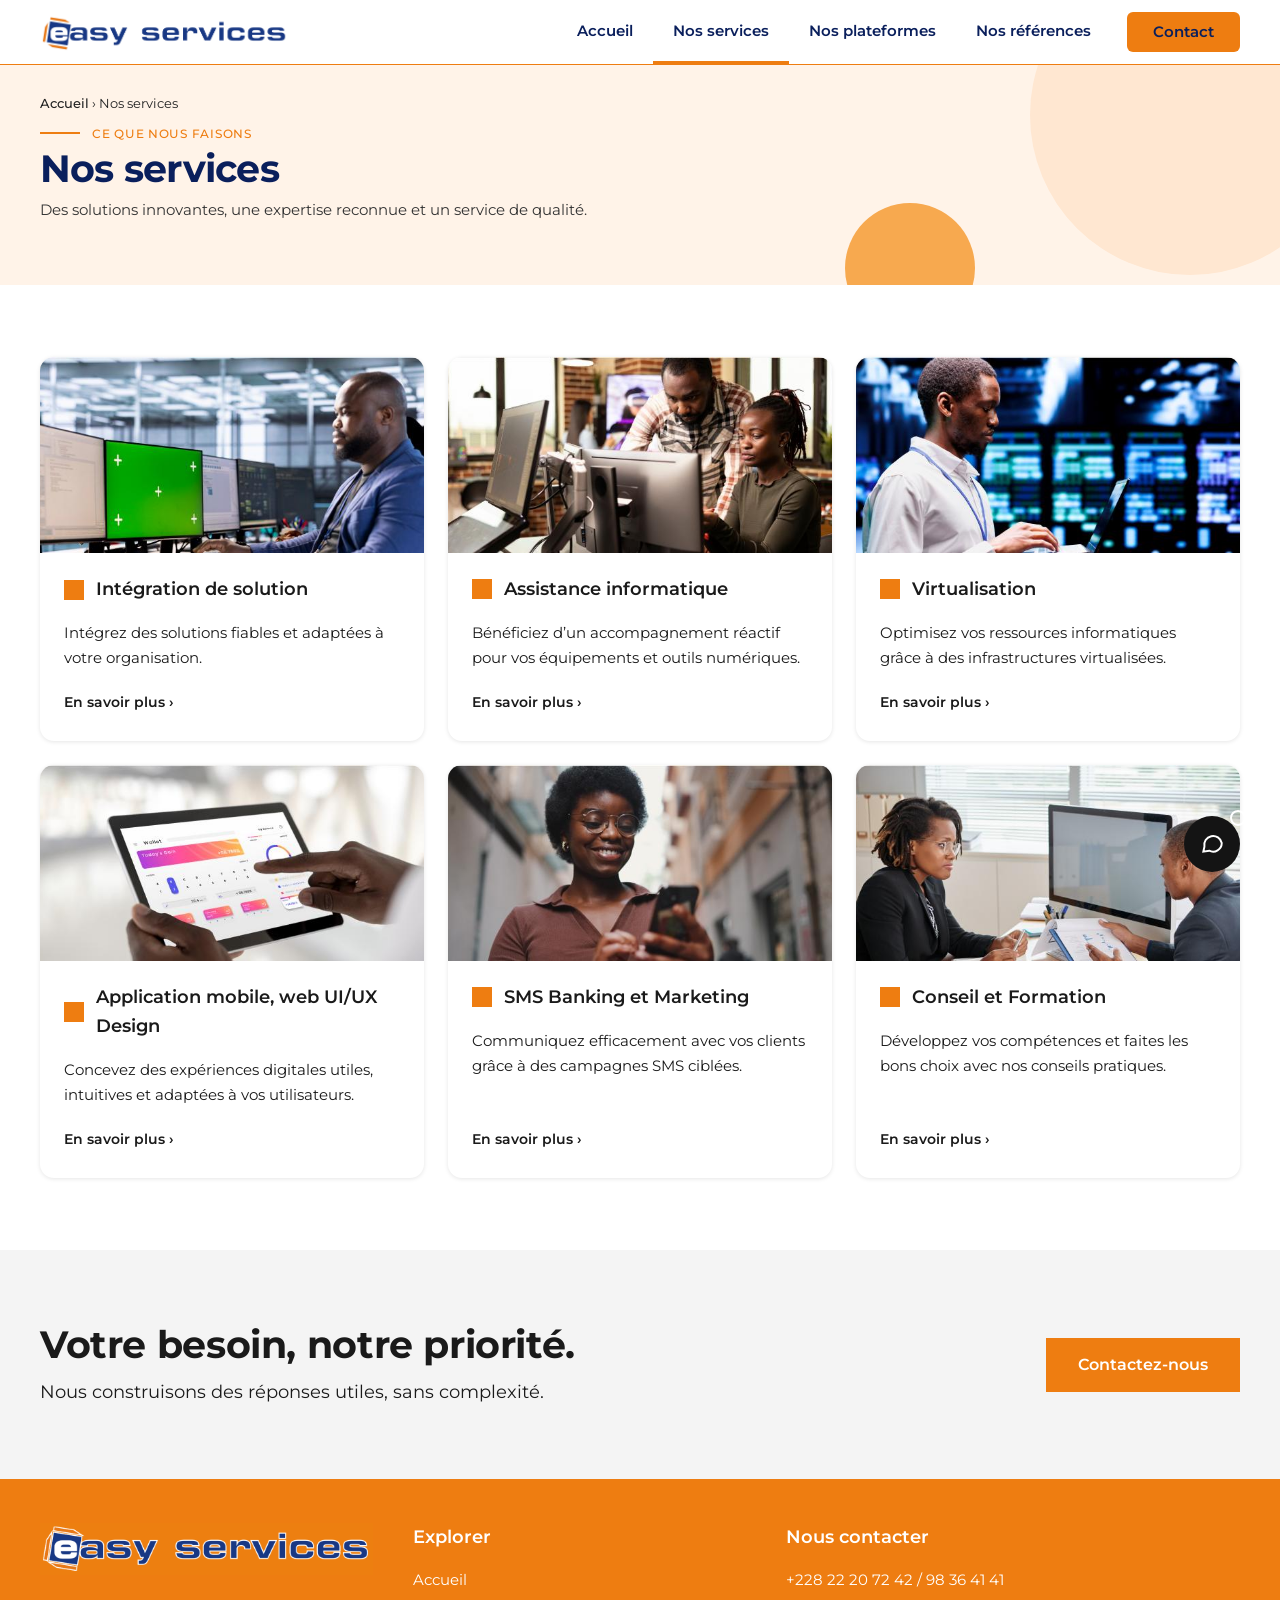
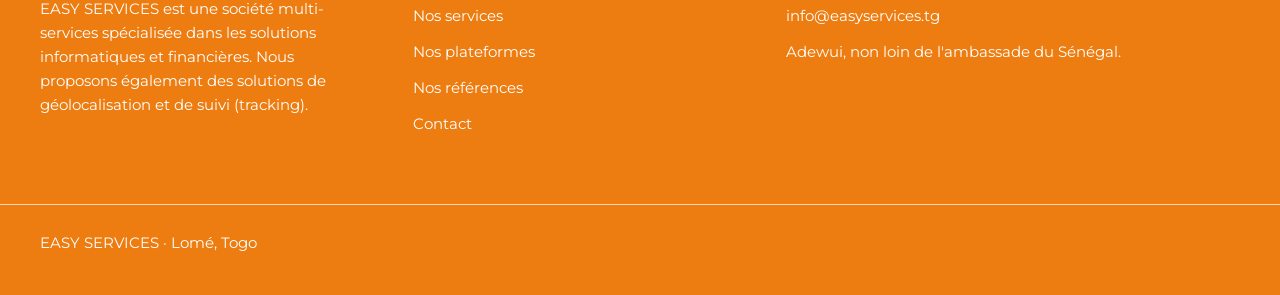
<file: services.html>
<!DOCTYPE html><html lang="fr"><head><meta charset="utf-8"><meta name="viewport" content="width=device-width,initial-scale=1">
<title>Nos services · EASY SERVICES</title>
<meta name="description" content="Intégration de solutions, assistance informatique, virtualisation, applications web et mobiles, SMS banking et formation : les services d'EASY SERVICES.">
<link rel="canonical" href="https://easyservices.tg/services.html">
<meta name="robots" content="index,follow">
<meta name="theme-color" content="#ee7d11">
<link rel="icon" href="img/favicon.ico" sizes="any"><link rel="icon" type="image/png" href="img/favicon.png"><link rel="apple-touch-icon" href="img/apple-touch-icon.png">
<link rel="preconnect" href="https://fonts.googleapis.com"><link rel="preconnect" href="https://fonts.gstatic.com" crossorigin>
<link href="https://fonts.googleapis.com/css2?family=Montserrat:wght@400;500;600;700;800&display=swap" rel="stylesheet">
<link rel="stylesheet" href="style.css">
<!-- ton <style> existant ici -->

<meta property="og:type" content="website"><meta property="og:site_name" content="EASY SERVICES"><meta property="og:locale" content="fr_FR">
<meta property="og:title" content="Nos services · EASY SERVICES">
<meta property="og:description" content="Intégration, assistance informatique, virtualisation, applications, SMS banking et formation.">
<meta property="og:url" content="https://easyservices.tg/services.html">
<meta property="og:image" content="https://easyservices.tg/img/og-image.jpg">
<meta property="og:image:width" content="1200"><meta property="og:image:height" content="630">
<meta property="og:image:alt" content="EASY SERVICES : nos services informatiques">
<meta name="twitter:card" content="summary_large_image">
<meta name="twitter:title" content="Nos services · EASY SERVICES">
<meta name="twitter:description" content="Intégration, assistance informatique, virtualisation, applications, SMS banking et formation.">
<meta name="twitter:image" content="https://easyservices.tg/img/og-image.jpg">
</head>
    <body>
<main>

<section class="ph services-hero"><div class="w">
  <small><a href="index.html">Accueil</a> › Nos services</small>
  <div class="eb">Ce que nous faisons</div>
  <h1>Nos services</h1>
  <p>Des solutions innovantes, une expertise reconnue et un service de qualité.</p>
</div></section>

<section class="sec"><div class="w"><div class="cards c3" style="margin-top:0">
  <div class="card sv">
    <img src="img/s1.jpg" alt="Intégration de solution">
    <h3><i></i>Intégration de solution</h3>
    <p>Intégrez des solutions fiables et adaptées à votre organisation.</p>
    <a class="l" href="annexes/integration.html">En savoir plus ›</a>
  </div>
  <div class="card sv">
    <img src="img/s2.jpg" alt="Assistance informatique">
    <h3><i></i>Assistance informatique</h3>
    <p>Bénéficiez d’un accompagnement réactif pour vos équipements et outils numériques.</p>
    <a class="l" href="annexes/assistance.html">En savoir plus ›</a>
  </div>
  <div class="card sv">
    <img src="img/s3.jpg" alt="Virtualisation">
    <h3><i></i>Virtualisation</h3>
    <p>Optimisez vos ressources informatiques grâce à des infrastructures virtualisées.</p>
    <a class="l" href="annexes/virtualisation.html">En savoir plus ›</a>
  </div>
  <div class="card sv">
    <img src="img/s4.jpg" alt="Application mobile, web UI/UX Design">
    <h3><i></i>Application mobile, web UI/UX Design</h3>
    <p>Concevez des expériences digitales utiles, intuitives et adaptées à vos utilisateurs.</p>
    <a class="l" href="annexes/application.html">En savoir plus ›</a>
  </div>
  <div class="card sv">
    <img src="img/s5.jpg" alt="SMS Banking et Marketing">
    <h3><i></i>SMS Banking et Marketing</h3>
    <p>Communiquez efficacement avec vos clients grâce à des campagnes SMS ciblées.</p>
    <a class="l" href="annexes/banking.html">En savoir plus ›</a>
  </div>
  <div class="card sv">
    <img src="img/s6.jpg" alt="Conseil et Formation">
    <h3><i></i>Conseil et Formation</h3>
    <p>Développez vos compétences et faites les bons choix avec nos conseils pratiques.</p>
    <a class="l" href="annexes/conseil.html">En savoir plus ›</a>
  </div>
</div></div></section>

<section class="sec g cta2"><div class="w cta-row">
  <div>
    <h2 style="font-size:38px">Votre besoin, notre priorité.</h2>
    <p>Nous construisons des réponses utiles, sans complexité.</p>
  </div>
  <a class="btn-cta" href="contact.html">Contactez-nous</a>
</div></section>

</main><script src="script.js"></script></body></html>
</file>
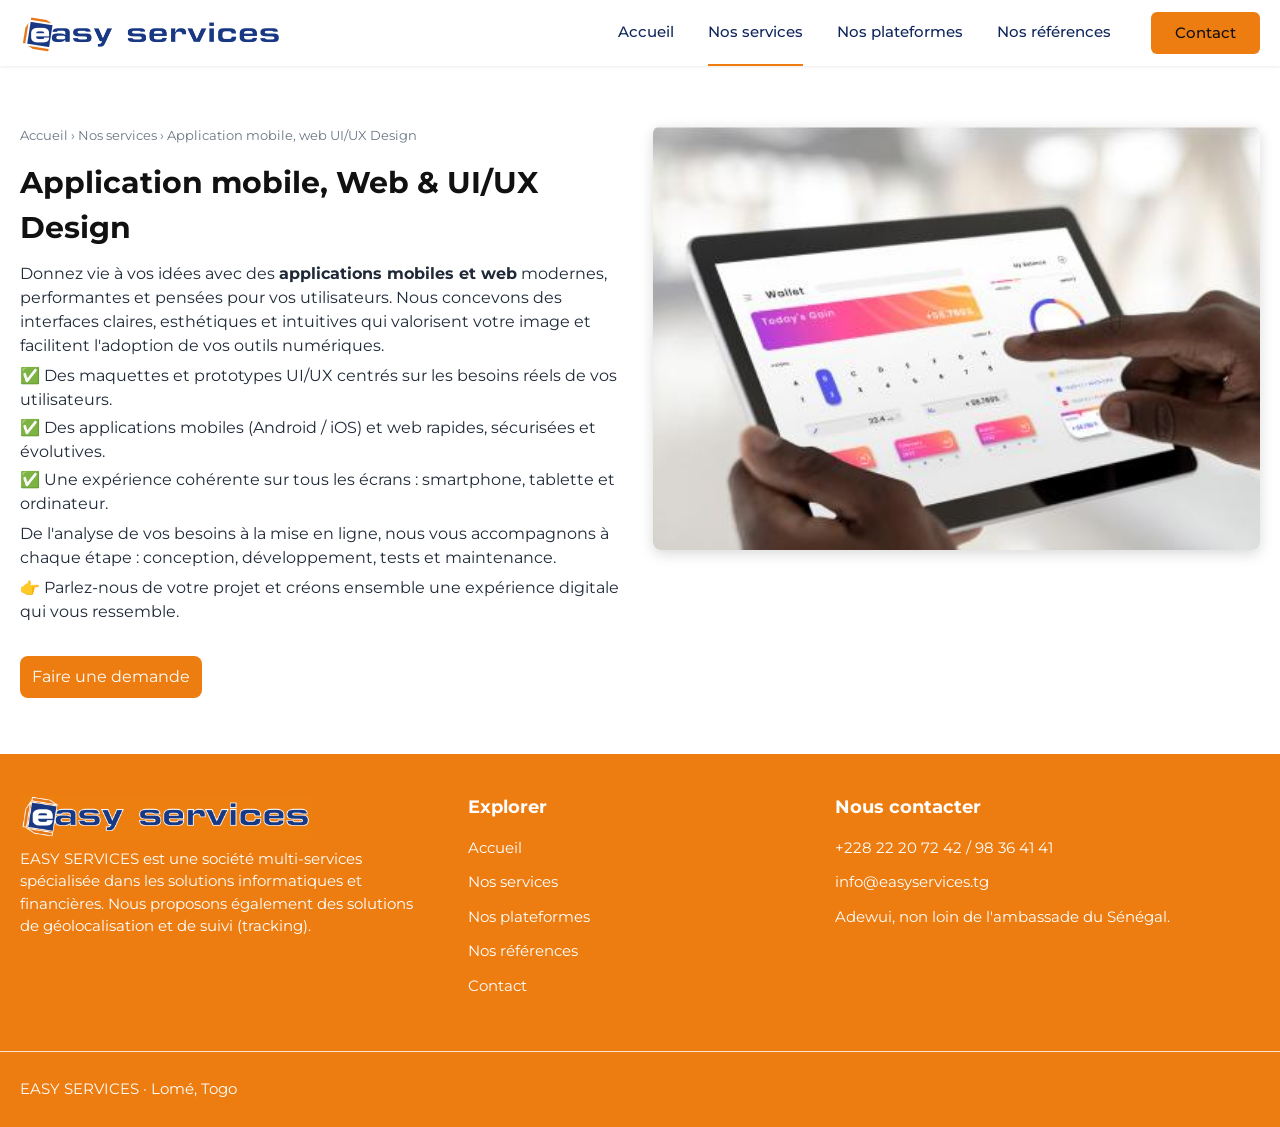
<file: annexes/application.html>
<!DOCTYPE html><html lang="fr">
    <head><meta charset="utf-8"><meta name="viewport" content="width=device-width,initial-scale=1">
<title>Applications mobiles, web et design UI/UX · EASY SERVICES</title>
<meta name="description" content="Conception d'applications mobiles (Android, iOS) et web, maquettes UI/UX, développement, tests et maintenance : EASY SERVICES vous accompagne.">
<link rel="canonical" href="https://easyservices.tg/annexes/application.html">
<meta name="robots" content="index,follow"><meta name="theme-color" content="#ee7d11">
<link rel="icon" href="../img/favicon.ico" sizes="any"><link rel="icon" type="image/png" href="../img/favicon.png"><link rel="apple-touch-icon" href="../img/apple-touch-icon.png">
<link rel="preconnect" href="https://fonts.googleapis.com"><link rel="preconnect" href="https://fonts.gstatic.com" crossorigin>
<link href="https://fonts.googleapis.com/css2?family=Montserrat:wght@400;500;600;700;800&display=swap" rel="stylesheet">
<link rel="stylesheet" href="annexes.css">
<meta property="og:type" content="website"><meta property="og:site_name" content="EASY SERVICES"><meta property="og:locale" content="fr_FR">
<meta property="og:title" content="Applications mobiles, web et design UI/UX · EASY SERVICES">
<meta property="og:description" content="Des applications modernes, performantes et des interfaces pensées pour vos utilisateurs.">
<meta property="og:url" content="https://easyservices.tg/annexes/application.html">
<meta property="og:image" content="https://easyservices.tg/img/og-image.jpg"><meta property="og:image:width" content="1200"><meta property="og:image:height" content="630">
<meta property="og:image:alt" content="EASY SERVICES : applications mobiles, web et design UI/UX">
<meta name="twitter:card" content="summary_large_image">
<meta name="twitter:title" content="Applications mobiles, web et design UI/UX · EASY SERVICES">
<meta name="twitter:description" content="Des applications modernes, performantes et des interfaces pensées pour vos utilisateurs.">
<meta name="twitter:image" content="https://easyservices.tg/img/og-image.jpg">
</head><body>
<header><div class="w nav"><a class="logo" href="../index.html"><img src="../img/logo.png" alt="easy services" onerror="this.outerHTML='easy services'"></a>
<ul><li><a href="../index.html">Accueil</a></li>
<li><a class="act" href="../services.html">Nos services</a></li>
<li><a href="../plateformes.html">Nos plateformes</a></li>
<li><a href="../references.html">Nos références</a></li>
<li><a class="cta" href="../contact.html">Contact</a></li></ul></div></header>
<main><section class="detail"><div class="w grid">
<div><small class="back"><a href="../index.html">Accueil</a> › <a href="../services.html">Nos services</a> › Application mobile, web UI/UX Design</small>
<h1>Application mobile, Web & UI/UX Design</h1><p>Donnez vie à vos idées avec des <b>applications mobiles et web</b> modernes, performantes et pensées pour vos utilisateurs. Nous concevons des interfaces claires, esthétiques et intuitives qui valorisent votre image et facilitent l'adoption de vos outils numériques.</p><ul><li>✅ Des maquettes et prototypes UI/UX centrés sur les besoins réels de vos utilisateurs.</li><li>✅ Des applications mobiles (Android / iOS) et web rapides, sécurisées et évolutives.</li><li>✅ Une expérience cohérente sur tous les écrans : smartphone, tablette et ordinateur.</li></ul><p>De l'analyse de vos besoins à la mise en ligne, nous vous accompagnons à chaque étape : conception, développement, tests et maintenance.</p><p>👉 Parlez-nous de votre projet et créons ensemble une expérience digitale qui vous ressemble.</p>
<a class="btn" href="../contact.html">Faire une demande</a></div>
<div class="pic"><img src="../img/s4.jpg" alt="Application mobile, web UI/UX Design"></div></div></section></main>
<footer><div class="w fg"><div><a class="logo" href="../index.html"><img src="../img/footer-logo.png" alt="easy services" onerror="this.outerHTML='easy services'"></a>
<p>EASY SERVICES est une société multi-services spécialisée dans les solutions informatiques et financières. Nous proposons également des solutions de géolocalisation et de suivi (tracking).</p></div>
<div><h4>Explorer</h4><ul><li><a href="../index.html">Accueil</a></li><li><a href="../services.html">Nos services</a></li><li><a href="../plateformes.html">Nos plateformes</a></li><li><a href="../references.html">Nos références</a></li><li><a href="../contact.html">Contact</a></li></ul></div>
<div><h4>Nous contacter</h4><ul><li>+228 22 20 72 42 / 98 36 41 41</li><li>info@easyservices.tg</li><li>Adewui, non loin de l'ambassade du Sénégal.</li></ul></div></div>
<div class="fbar"><div class="w">EASY SERVICES · Lomé, Togo</div></div></footer>
</body></html>
</file>
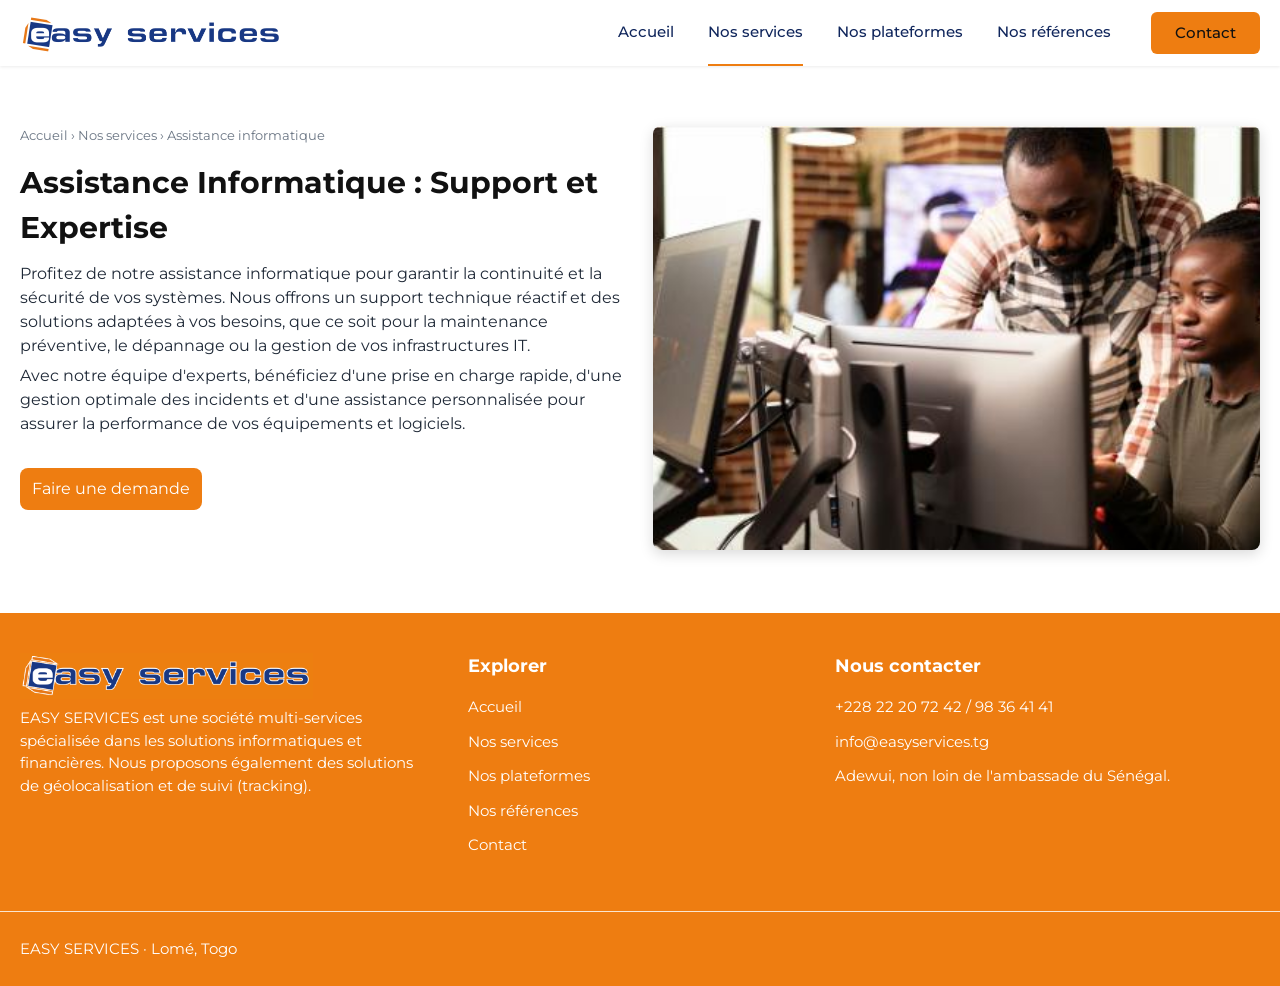
<file: annexes/assistance.html>
<!DOCTYPE html><html lang="fr">
    <head><meta charset="utf-8"><meta name="viewport" content="width=device-width,initial-scale=1">
<title>Assistance informatique et support IT · EASY SERVICES</title>
<meta name="description" content="Assistance informatique réactive : dépannage, maintenance préventive et gestion de votre infrastructure IT avec les experts d'EASY SERVICES.">
<link rel="canonical" href="https://easyservices.tg/annexes/assistance.html">
<meta name="robots" content="index,follow"><meta name="theme-color" content="#ee7d11">
<link rel="icon" href="../img/favicon.ico" sizes="any"><link rel="icon" type="image/png" href="../img/favicon.png"><link rel="apple-touch-icon" href="../img/apple-touch-icon.png">
<link rel="preconnect" href="https://fonts.googleapis.com"><link rel="preconnect" href="https://fonts.gstatic.com" crossorigin>
<link href="https://fonts.googleapis.com/css2?family=Montserrat:wght@400;500;600;700;800&display=swap" rel="stylesheet">
<link rel="stylesheet" href="annexes.css">
<meta property="og:type" content="website"><meta property="og:site_name" content="EASY SERVICES"><meta property="og:locale" content="fr_FR">
<meta property="og:title" content="Assistance informatique et support IT · EASY SERVICES">
<meta property="og:description" content="Dépannage, maintenance préventive et gestion de votre infrastructure IT.">
<meta property="og:url" content="https://easyservices.tg/annexes/assistance.html">
<meta property="og:image" content="https://easyservices.tg/img/og-image.jpg"><meta property="og:image:width" content="1200"><meta property="og:image:height" content="630">
<meta property="og:image:alt" content="EASY SERVICES : assistance informatique">
<meta name="twitter:card" content="summary_large_image">
<meta name="twitter:title" content="Assistance informatique et support IT · EASY SERVICES">
<meta name="twitter:description" content="Dépannage, maintenance préventive et gestion de votre infrastructure IT.">
<meta name="twitter:image" content="https://easyservices.tg/img/og-image.jpg">
</head><body>
<header><div class="w nav"><a class="logo" href="../index.html"><img src="../img/logo.png" alt="easy services" onerror="this.outerHTML='easy services'"></a>
<ul><li><a href="../index.html">Accueil</a></li>
<li><a class="act" href="../services.html">Nos services</a></li>
<li><a href="../plateformes.html">Nos plateformes</a></li>
<li><a href="../references.html">Nos références</a></li>
<li><a class="cta" href="../contact.html">Contact</a></li></ul></div></header>
<main><section class="detail"><div class="w grid">
<div><small class="back"><a href="../index.html">Accueil</a> › <a href="../services.html">Nos services</a> › Assistance informatique</small>
<h1>Assistance Informatique : Support et Expertise</h1><p>Profitez de notre assistance informatique pour garantir la continuité et la sécurité de vos systèmes. Nous offrons un support technique réactif et des solutions adaptées à vos besoins, que ce soit pour la maintenance préventive, le dépannage ou la gestion de vos infrastructures IT.</p><p>Avec notre équipe d'experts, bénéficiez d'une prise en charge rapide, d'une gestion optimale des incidents et d'une assistance personnalisée pour assurer la performance de vos équipements et logiciels.</p>
<a class="btn" href="../contact.html">Faire une demande</a></div>
<div class="pic"><img src="../img/s2.jpg" alt="Assistance informatique"></div></div></section></main>
<footer><div class="w fg"><div><a class="logo" href="../index.html"><img src="../img/footer-logo.png" alt="easy services" onerror="this.outerHTML='easy services'"></a>
<p>EASY SERVICES est une société multi-services spécialisée dans les solutions informatiques et financières. Nous proposons également des solutions de géolocalisation et de suivi (tracking).</p></div>
<div><h4>Explorer</h4><ul><li><a href="../index.html">Accueil</a></li><li><a href="../services.html">Nos services</a></li><li><a href="../plateformes.html">Nos plateformes</a></li><li><a href="../references.html">Nos références</a></li><li><a href="../contact.html">Contact</a></li></ul></div>
<div><h4>Nous contacter</h4><ul><li>+228 22 20 72 42 / 98 36 41 41</li><li>info@easyservices.tg</li><li>Adewui, non loin de l'ambassade du Sénégal.</li></ul></div></div>
<div class="fbar"><div class="w">EASY SERVICES · Lomé, Togo</div></div></footer>
</body></html>
</file>
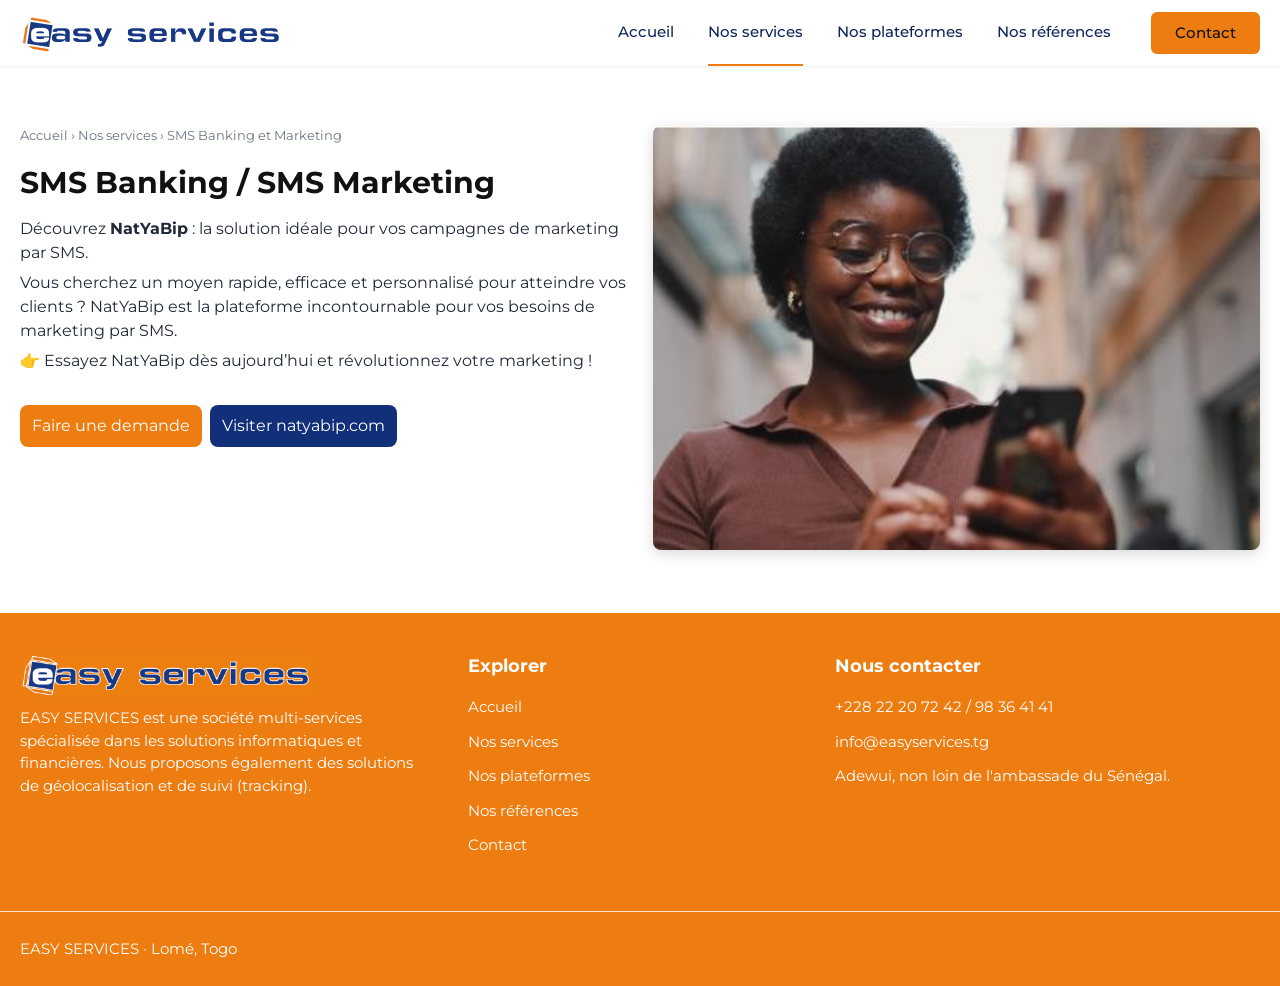
<file: annexes/banking.html>
<!DOCTYPE html><html lang="fr">
    <head><meta charset="utf-8"><meta name="viewport" content="width=device-width,initial-scale=1">
<title>SMS Banking et SMS Marketing · NatYaBip · EASY SERVICES</title>
<meta name="description" content="SMS banking et marketing par SMS avec NatYaBip : touchez vos clients rapidement avec des campagnes personnalisées. Par EASY SERVICES.">
<link rel="canonical" href="https://easyservices.tg/annexes/banking.html">
<meta name="robots" content="index,follow"><meta name="theme-color" content="#ee7d11">
<link rel="icon" href="../img/favicon.ico" sizes="any"><link rel="icon" type="image/png" href="../img/favicon.png"><link rel="apple-touch-icon" href="../img/apple-touch-icon.png">
<link rel="preconnect" href="https://fonts.googleapis.com"><link rel="preconnect" href="https://fonts.gstatic.com" crossorigin>
<link href="https://fonts.googleapis.com/css2?family=Montserrat:wght@400;500;600;700;800&display=swap" rel="stylesheet">
<link rel="stylesheet" href="annexes.css">
<meta property="og:type" content="website"><meta property="og:site_name" content="EASY SERVICES"><meta property="og:locale" content="fr_FR">
<meta property="og:title" content="SMS Banking et SMS Marketing · NatYaBip · EASY SERVICES">
<meta property="og:description" content="Atteignez vos clients rapidement avec des campagnes SMS personnalisées.">
<meta property="og:url" content="https://easyservices.tg/annexes/banking.html">
<meta property="og:image" content="https://easyservices.tg/img/og-image.jpg"><meta property="og:image:width" content="1200"><meta property="og:image:height" content="630">
<meta property="og:image:alt" content="NatYaBip : SMS banking et marketing avec EASY SERVICES">
<meta name="twitter:card" content="summary_large_image">
<meta name="twitter:title" content="SMS Banking et SMS Marketing · NatYaBip · EASY SERVICES">
<meta name="twitter:description" content="Atteignez vos clients rapidement avec des campagnes SMS personnalisées.">
<meta name="twitter:image" content="https://easyservices.tg/img/og-image.jpg">
</head><body>
<header><div class="w nav"><a class="logo" href="../index.html"><img src="../img/logo.png" alt="easy services" onerror="this.outerHTML='easy services'"></a>
<ul><li><a href="../index.html">Accueil</a></li>
<li><a class="act" href="../services.html">Nos services</a></li>
<li><a href="../plateformes.html">Nos plateformes</a></li>
<li><a href="../references.html">Nos références</a></li>
<li><a class="cta" href="../contact.html">Contact</a></li></ul></div></header>
<main><section class="detail"><div class="w grid">
<div><small class="back"><a href="../index.html">Accueil</a> › <a href="../services.html">Nos services</a> › SMS Banking et Marketing</small>
<h1>SMS Banking / SMS Marketing</h1><p>Découvrez <b>NatYaBip</b> : la solution idéale pour vos campagnes de marketing par SMS.</p><p>Vous cherchez un moyen rapide, efficace et personnalisé pour atteindre vos clients ? NatYaBip est la plateforme incontournable pour vos besoins de marketing par SMS.</p><p>👉 Essayez NatYaBip dès aujourd’hui et révolutionnez votre marketing !</p>
<a class="btn" href="../contact.html">Faire une demande</a><a class="btn alt" href="https://natyabip.com" target="_blank" rel="noopener">Visiter natyabip.com</a></div>
<div class="pic"><img src="../img/s5.jpg" alt="SMS Banking et Marketing"></div></div></section></main>
<footer><div class="w fg"><div><a class="logo" href="../index.html"><img src="../img/footer-logo.png" alt="easy services" onerror="this.outerHTML='easy services'"></a>
<p>EASY SERVICES est une société multi-services spécialisée dans les solutions informatiques et financières. Nous proposons également des solutions de géolocalisation et de suivi (tracking).</p></div>
<div><h4>Explorer</h4><ul><li><a href="../index.html">Accueil</a></li><li><a href="../services.html">Nos services</a></li><li><a href="../plateformes.html">Nos plateformes</a></li><li><a href="../references.html">Nos références</a></li><li><a href="../contact.html">Contact</a></li></ul></div>
<div><h4>Nous contacter</h4><ul><li>+228 22 20 72 42 / 98 36 41 41</li><li>info@easyservices.tg</li><li>Adewui, non loin de l'ambassade du Sénégal.</li></ul></div></div>
<div class="fbar"><div class="w">EASY SERVICES · Lomé, Togo</div></div></footer>
</body></html>
</file>
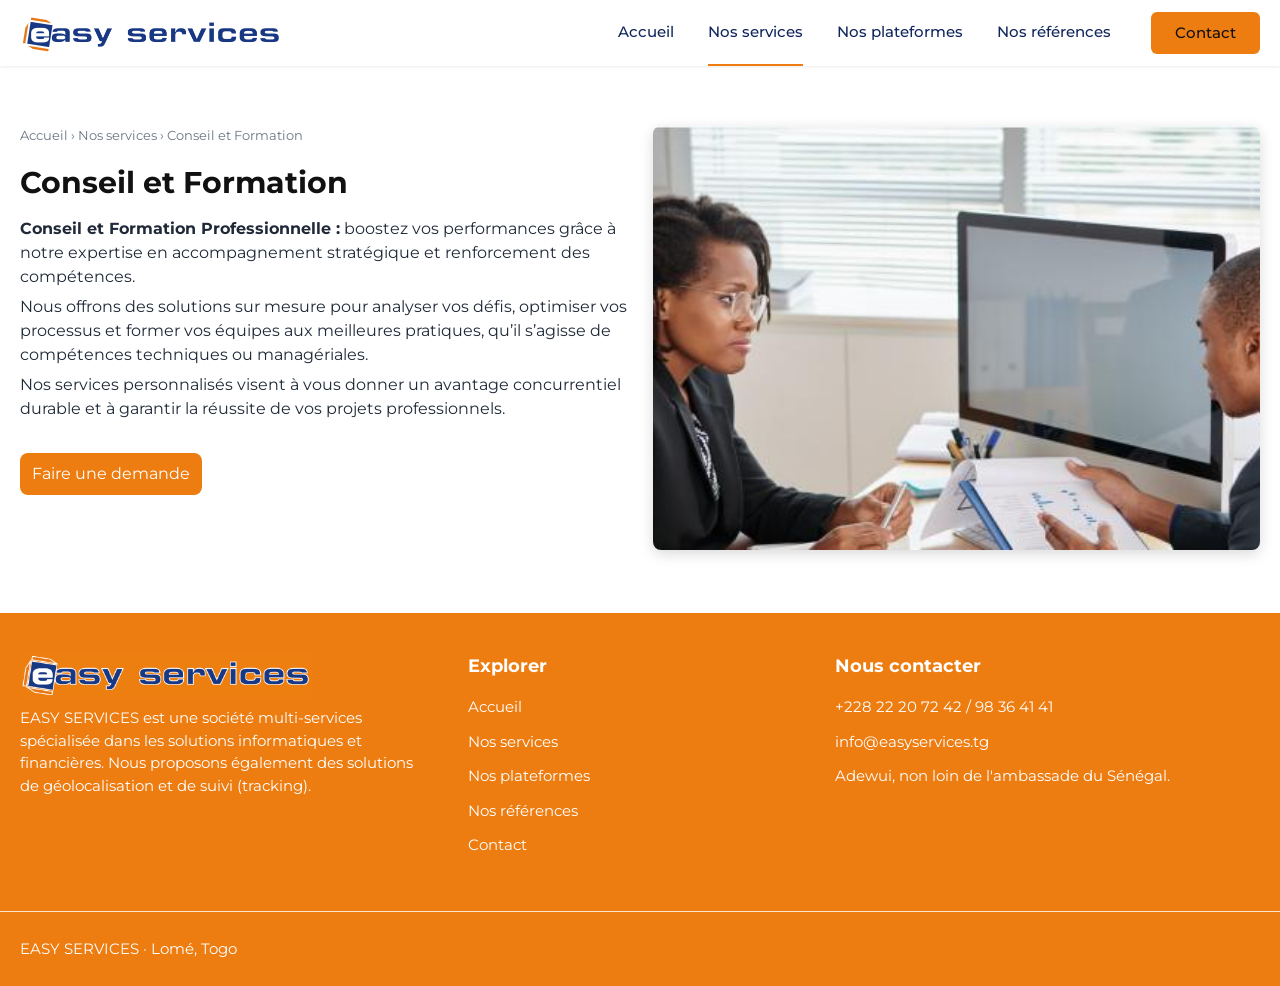
<file: annexes/conseil.html>
<!DOCTYPE html><html lang="fr"><head><meta charset="utf-8"><meta name="viewport" content="width=device-width,initial-scale=1">
<title>Conseil et formation professionnelle · EASY SERVICES</title>
<meta name="description" content="Conseil stratégique et formation professionnelle : analyse de vos défis, optimisation de vos processus et montée en compétences de vos équipes.">
<link rel="canonical" href="https://easyservices.tg/annexes/conseil.html">
<meta name="robots" content="index,follow"><meta name="theme-color" content="#ee7d11">
<link rel="icon" href="../img/favicon.ico" sizes="any"><link rel="icon" type="image/png" href="../img/favicon.png"><link rel="apple-touch-icon" href="../img/apple-touch-icon.png">
<link rel="preconnect" href="https://fonts.googleapis.com"><link rel="preconnect" href="https://fonts.gstatic.com" crossorigin>
<link href="https://fonts.googleapis.com/css2?family=Montserrat:wght@400;500;600;700;800&display=swap" rel="stylesheet">
<link rel="stylesheet" href="annexes.css">
<meta property="og:type" content="website"><meta property="og:site_name" content="EASY SERVICES"><meta property="og:locale" content="fr_FR">
<meta property="og:title" content="Conseil et formation professionnelle · EASY SERVICES">
<meta property="og:description" content="Accompagnement stratégique et formation de vos équipes aux meilleures pratiques.">
<meta property="og:url" content="https://easyservices.tg/annexes/conseil.html">
<meta property="og:image" content="https://easyservices.tg/img/og-image.jpg"><meta property="og:image:width" content="1200"><meta property="og:image:height" content="630">
<meta property="og:image:alt" content="EASY SERVICES : conseil et formation professionnelle">
<meta name="twitter:card" content="summary_large_image">
<meta name="twitter:title" content="Conseil et formation professionnelle · EASY SERVICES">
<meta name="twitter:description" content="Accompagnement stratégique et formation de vos équipes aux meilleures pratiques.">
<meta name="twitter:image" content="https://easyservices.tg/img/og-image.jpg">
</head><body>
<header><div class="w nav"><a class="logo" href="../index.html"><img src="../img/logo.png" alt="easy services" onerror="this.outerHTML='easy services'"></a>
<ul><li><a href="../index.html">Accueil</a></li>
<li><a class="act" href="../services.html">Nos services</a></li>
<li><a href="../plateformes.html">Nos plateformes</a></li>
<li><a href="../references.html">Nos références</a></li>
<li><a class="cta" href="../contact.html">Contact</a></li></ul></div></header>
<main><section class="detail"><div class="w grid">
<div><small class="back"><a href="../index.html">Accueil</a> › <a href="../services.html">Nos services</a> › Conseil et Formation</small>
<h1>Conseil et Formation</h1><p><b>Conseil et Formation Professionnelle :</b> boostez vos performances grâce à notre expertise en accompagnement stratégique et renforcement des compétences.</p><p>Nous offrons des solutions sur mesure pour analyser vos défis, optimiser vos processus et former vos équipes aux meilleures pratiques, qu’il s’agisse de compétences techniques ou managériales.</p><p>Nos services personnalisés visent à vous donner un avantage concurrentiel durable et à garantir la réussite de vos projets professionnels.</p>
<a class="btn" href="../contact.html">Faire une demande</a></div>
<div class="pic"><img src="../img/s6.jpg" alt="Conseil et Formation"></div></div></section></main>
<footer><div class="w fg"><div><a class="logo" href="../index.html"><img src="../img/footer-logo.png" alt="easy services" onerror="this.outerHTML='easy services'"></a>
<p>EASY SERVICES est une société multi-services spécialisée dans les solutions informatiques et financières. Nous proposons également des solutions de géolocalisation et de suivi (tracking).</p></div>
<div><h4>Explorer</h4><ul><li><a href="../index.html">Accueil</a></li><li><a href="../services.html">Nos services</a></li><li><a href="../plateformes.html">Nos plateformes</a></li><li><a href="../references.html">Nos références</a></li><li><a href="../contact.html">Contact</a></li></ul></div>
<div><h4>Nous contacter</h4><ul><li>+228 22 20 72 42 / 98 36 41 41</li><li>info@easyservices.tg</li><li>Adewui, non loin de l'ambassade du Sénégal.</li></ul></div></div>
<div class="fbar"><div class="w">EASY SERVICES · Lomé, Togo</div></div></footer>
</body></html>
</file>
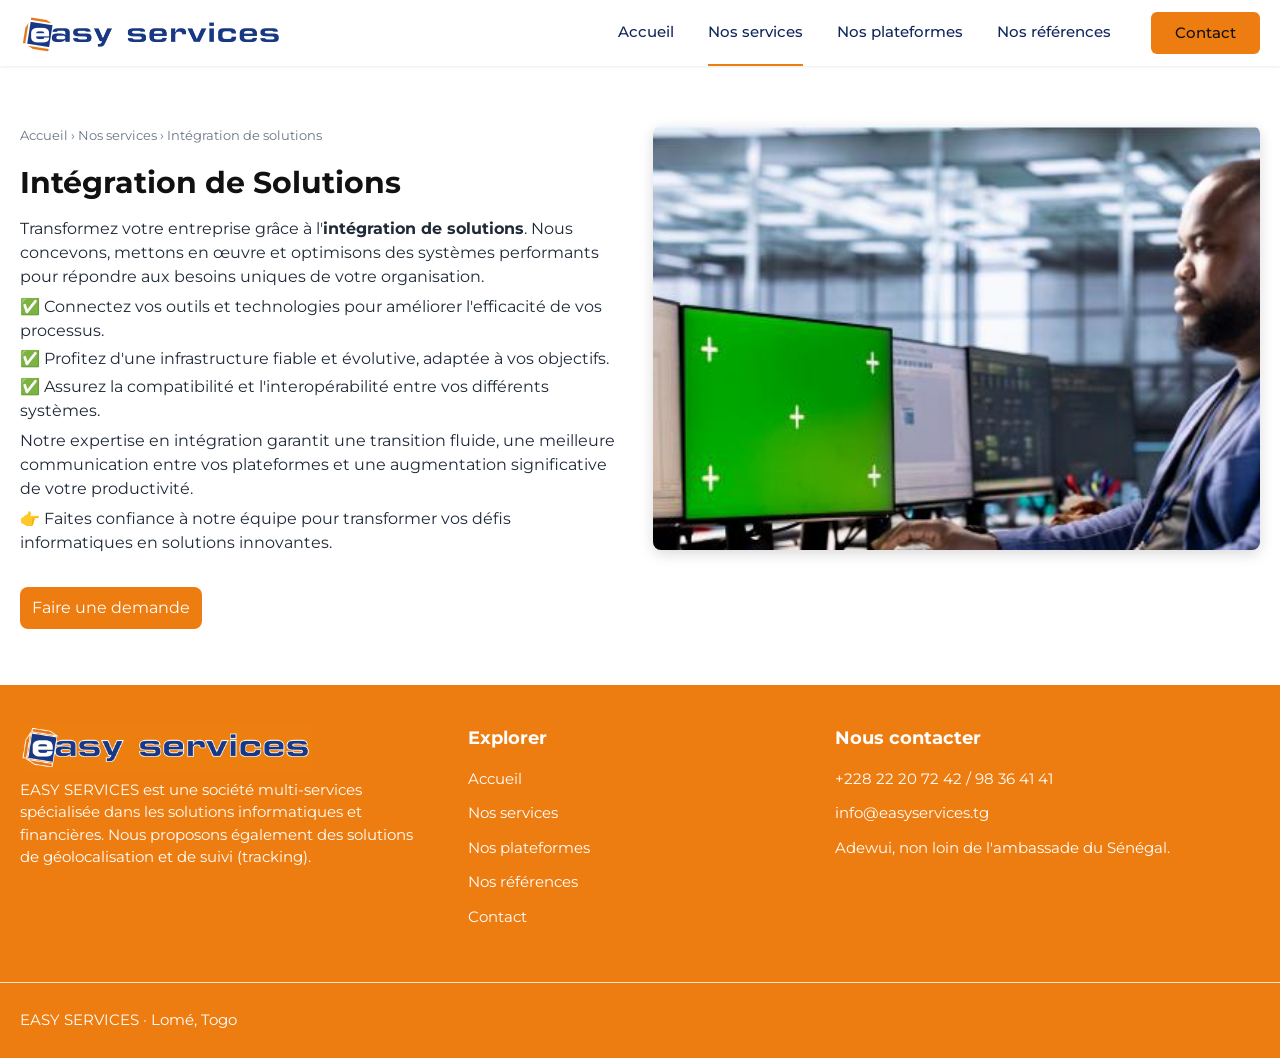
<file: annexes/integration.html>
<!DOCTYPE html><html lang="fr">
    <head><meta charset="utf-8"><meta name="viewport" content="width=device-width,initial-scale=1">
<title>Intégration de solutions informatiques · EASY SERVICES</title>
<meta name="description" content="Connectez vos outils et systèmes : EASY SERVICES conçoit, met en œuvre et optimise des solutions intégrées, fiables et évolutives pour votre entreprise.">
<link rel="canonical" href="https://easyservices.tg/annexes/integration.html">
<meta name="robots" content="index,follow"><meta name="theme-color" content="#ee7d11">
<link rel="icon" href="../img/favicon.ico" sizes="any"><link rel="icon" type="image/png" href="../img/favicon.png"><link rel="apple-touch-icon" href="../img/apple-touch-icon.png">
<link rel="preconnect" href="https://fonts.googleapis.com"><link rel="preconnect" href="https://fonts.gstatic.com" crossorigin>
<link href="https://fonts.googleapis.com/css2?family=Montserrat:wght@400;500;600;700;800&display=swap" rel="stylesheet">
<link rel="stylesheet" href="annexes.css">
<meta property="og:type" content="website"><meta property="og:site_name" content="EASY SERVICES"><meta property="og:locale" content="fr_FR">
<meta property="og:title" content="Intégration de solutions informatiques · EASY SERVICES">
<meta property="og:description" content="Connectez vos outils et systèmes avec une infrastructure fiable et évolutive.">
<meta property="og:url" content="https://easyservices.tg/annexes/integration.html">
<meta property="og:image" content="https://easyservices.tg/img/og-image.jpg"><meta property="og:image:width" content="1200"><meta property="og:image:height" content="630">
<meta property="og:image:alt" content="EASY SERVICES : intégration de solutions informatiques">
<meta name="twitter:card" content="summary_large_image">
<meta name="twitter:title" content="Intégration de solutions informatiques · EASY SERVICES">
<meta name="twitter:description" content="Connectez vos outils et systèmes avec une infrastructure fiable et évolutive.">
<meta name="twitter:image" content="https://easyservices.tg/img/og-image.jpg">
</head><body>
<header><div class="w nav"><a class="logo" href="../index.html"><img src="../img/logo.png" alt="easy services" onerror="this.outerHTML='easy services'"></a>
<ul><li><a href="../index.html">Accueil</a></li>
<li><a class="act" href="../services.html">Nos services</a></li>
<li><a href="../plateformes.html">Nos plateformes</a></li>
<li><a href="../references.html">Nos références</a></li>
<li><a class="cta" href="../contact.html">Contact</a></li></ul></div></header>
<main><section class="detail"><div class="w grid">
<div><small class="back"><a href="../index.html">Accueil</a> › <a href="../services.html">Nos services</a> › Intégration de solutions</small>
<h1>Intégration de Solutions</h1><p>Transformez votre entreprise grâce à l'<b>intégration de solutions</b>. Nous concevons, mettons en œuvre et optimisons des systèmes performants pour répondre aux besoins uniques de votre organisation.</p><ul><li>✅ Connectez vos outils et technologies pour améliorer l'efficacité de vos processus.</li><li>✅ Profitez d'une infrastructure fiable et évolutive, adaptée à vos objectifs.</li><li>✅ Assurez la compatibilité et l'interopérabilité entre vos différents systèmes.</li></ul><p>Notre expertise en intégration garantit une transition fluide, une meilleure communication entre vos plateformes et une augmentation significative de votre productivité.</p><p>👉 Faites confiance à notre équipe pour transformer vos défis informatiques en solutions innovantes.</p>
<a class="btn" href="../contact.html">Faire une demande</a></div>
<div class="pic"><img src="../img/s1.jpg" alt="Intégration de solutions"></div></div></section></main>
<footer><div class="w fg"><div><a class="logo" href="../index.html"><img src="../img/footer-logo.png" alt="easy services" onerror="this.outerHTML='easy services'"></a>
<p>EASY SERVICES est une société multi-services spécialisée dans les solutions informatiques et financières. Nous proposons également des solutions de géolocalisation et de suivi (tracking).</p></div>
<div><h4>Explorer</h4><ul><li><a href="../index.html">Accueil</a></li><li><a href="../services.html">Nos services</a></li><li><a href="../plateformes.html">Nos plateformes</a></li><li><a href="../references.html">Nos références</a></li><li><a href="../contact.html">Contact</a></li></ul></div>
<div><h4>Nous contacter</h4><ul><li>+228 22 20 72 42 / 98 36 41 41</li><li>info@easyservices.tg</li><li>Adewui, non loin de l'ambassade du Sénégal.</li></ul></div></div>
<div class="fbar"><div class="w">EASY SERVICES · Lomé, Togo</div></div></footer>
</body></html>
</file>
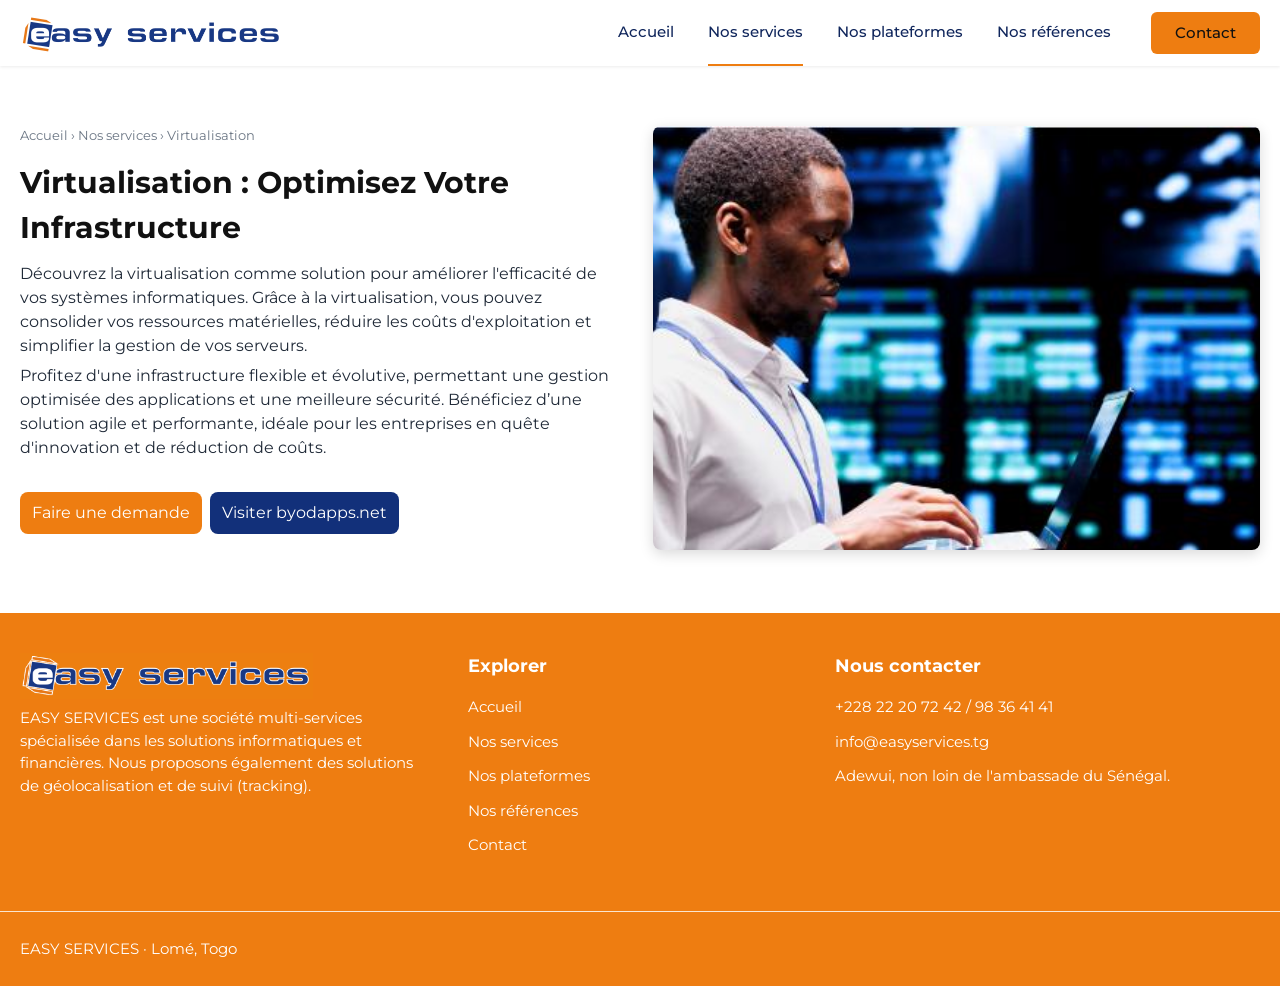
<file: annexes/virtualisation.html>
<!DOCTYPE html><html lang="fr">
    <head><meta charset="utf-8"><meta name="viewport" content="width=device-width,initial-scale=1">
<title>Virtualisation et infrastructure IT · EASY SERVICES</title>
<meta name="description" content="Virtualisation de serveurs : consolidez vos ressources, réduisez vos coûts et simplifiez la gestion de votre infrastructure avec EASY SERVICES.">
<link rel="canonical" href="https://easyservices.tg/annexes/virtualisation.html">
<meta name="robots" content="index,follow"><meta name="theme-color" content="#ee7d11">
<link rel="icon" href="../img/favicon.ico" sizes="any"><link rel="icon" type="image/png" href="../img/favicon.png"><link rel="apple-touch-icon" href="../img/apple-touch-icon.png">
<link rel="preconnect" href="https://fonts.googleapis.com"><link rel="preconnect" href="https://fonts.gstatic.com" crossorigin>
<link href="https://fonts.googleapis.com/css2?family=Montserrat:wght@400;500;600;700;800&display=swap" rel="stylesheet">
<link rel="stylesheet" href="annexes.css">
<meta property="og:type" content="website"><meta property="og:site_name" content="EASY SERVICES"><meta property="og:locale" content="fr_FR">
<meta property="og:title" content="Virtualisation et infrastructure IT · EASY SERVICES">
<meta property="og:description" content="Consolidez vos ressources, réduisez vos coûts et simplifiez la gestion de vos serveurs.">
<meta property="og:url" content="https://easyservices.tg/annexes/virtualisation.html">
<meta property="og:image" content="https://easyservices.tg/img/og-image.jpg"><meta property="og:image:width" content="1200"><meta property="og:image:height" content="630">
<meta property="og:image:alt" content="EASY SERVICES : virtualisation de serveurs">
<meta name="twitter:card" content="summary_large_image">
<meta name="twitter:title" content="Virtualisation et infrastructure IT · EASY SERVICES">
<meta name="twitter:description" content="Consolidez vos ressources, réduisez vos coûts et simplifiez la gestion de vos serveurs.">
<meta name="twitter:image" content="https://easyservices.tg/img/og-image.jpg">
</head><body>
<header><div class="w nav"><a class="logo" href="../index.html"><img src="../img/logo.png" alt="easy services" onerror="this.outerHTML='easy services'"></a>
<ul><li><a href="../index.html">Accueil</a></li>
<li><a class="act" href="../services.html">Nos services</a></li>
<li><a href="../plateformes.html">Nos plateformes</a></li>
<li><a href="../references.html">Nos références</a></li>
<li><a class="cta" href="../contact.html">Contact</a></li></ul></div></header>
<main><section class="detail"><div class="w grid">
<div><small class="back"><a href="../index.html">Accueil</a> › <a href="../services.html">Nos services</a> › Virtualisation</small>
<h1>Virtualisation : Optimisez Votre Infrastructure</h1><p>Découvrez la virtualisation comme solution pour améliorer l'efficacité de vos systèmes informatiques. Grâce à la virtualisation, vous pouvez consolider vos ressources matérielles, réduire les coûts d'exploitation et simplifier la gestion de vos serveurs.</p><p>Profitez d'une infrastructure flexible et évolutive, permettant une gestion optimisée des applications et une meilleure sécurité. Bénéficiez d’une solution agile et performante, idéale pour les entreprises en quête d'innovation et de réduction de coûts.</p>
<a class="btn" href="../contact.html">Faire une demande</a><a class="btn alt" href="https://byodapps.net" target="_blank" rel="noopener">Visiter byodapps.net</a></div>
<div class="pic"><img src="../img/s3.jpg" alt="Virtualisation"></div></div></section></main>
<footer><div class="w fg"><div><a class="logo" href="../index.html"><img src="../img/footer-logo.png" alt="easy services" onerror="this.outerHTML='easy services'"></a>
<p>EASY SERVICES est une société multi-services spécialisée dans les solutions informatiques et financières. Nous proposons également des solutions de géolocalisation et de suivi (tracking).</p></div>
<div><h4>Explorer</h4><ul><li><a href="../index.html">Accueil</a></li><li><a href="../services.html">Nos services</a></li><li><a href="../plateformes.html">Nos plateformes</a></li><li><a href="../references.html">Nos références</a></li><li><a href="../contact.html">Contact</a></li></ul></div>
<div><h4>Nous contacter</h4><ul><li>+228 22 20 72 42 / 98 36 41 41</li><li>info@easyservices.tg</li><li>Adewui, non loin de l'ambassade du Sénégal.</li></ul></div></div>
<div class="fbar"><div class="w">EASY SERVICES · Lomé, Togo</div></div></footer>
</body></html>
</file>
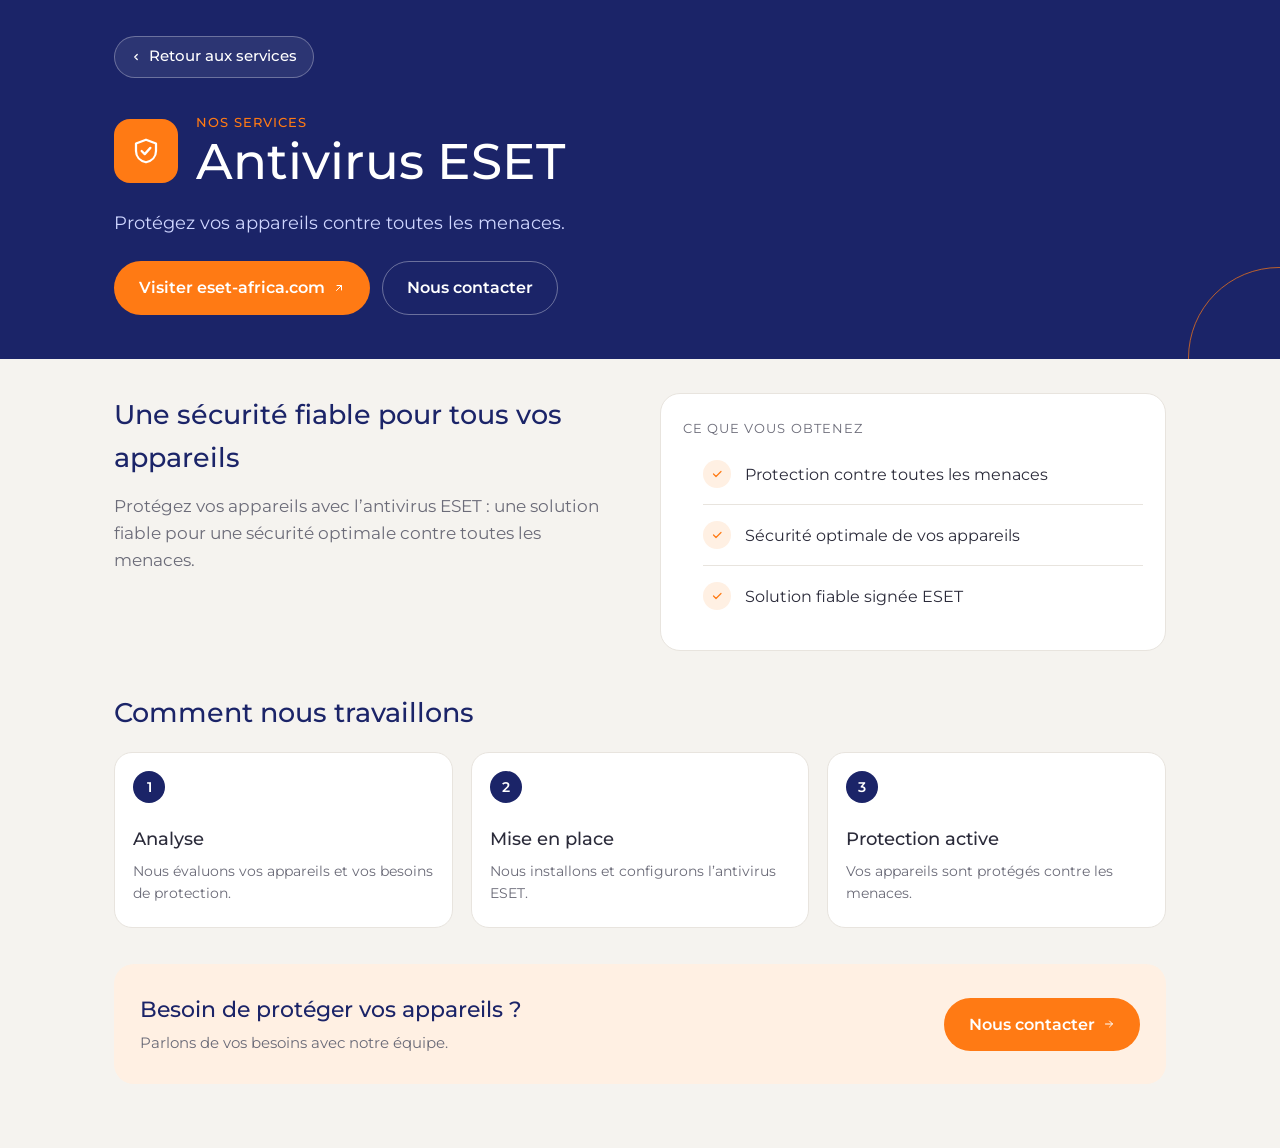
<file: services/antivirus-eset.html>
<!DOCTYPE html>
<html lang="fr">
<head>
<meta charset="utf-8">
<meta name="viewport" content="width=device-width, initial-scale=1">
<title>Antivirus ESET · EASY SERVICES</title>
<meta name="description" content="Antivirus ESET : EASY SERVICES, partenaire Gold d'ESET, installe et configure une protection fiable de vos appareils contre toutes les menaces.">
<link rel="canonical" href="https://easyservices.tg/services/antivirus-eset.html">
<meta name="robots" content="index,follow">
<meta name="theme-color" content="#1b2468">
<link rel="icon" href="../img/favicon.ico" sizes="any"><link rel="icon" type="image/png" href="../img/favicon.png"><link rel="apple-touch-icon" href="../img/apple-touch-icon.png">
<link rel="preconnect" href="https://fonts.googleapis.com">
<link rel="preconnect" href="https://fonts.gstatic.com" crossorigin>
<link href="https://fonts.googleapis.com/css2?family=Montserrat:wght@400;500;600;700&display=swap" rel="stylesheet">
<style>
:root{--navy:#1b2468;--orange:#ff7a14;--bg:#f5f3ef;--text:#2b2b3a;--muted:#6b6b78;--peach:#fff0e3;--line:#e8e4de}
*{box-sizing:border-box}
body{margin:0;background:var(--bg);color:var(--text);font-family:Montserrat,system-ui,sans-serif;line-height:1.6}
a{text-decoration:none;color:inherit}
.wrap{max-width:1100px;margin:0 auto;padding:0 24px}

html{font-size:120%} /* 18px au lieu de 16px, tout grossit proportionnellement */
/* Hero */
.hero{background:var(--navy);color:#fff;padding:36px 0 44px;position:relative;overflow:hidden}
.hero::after{content:"";position:absolute;right:-90px;bottom:-90px;width:180px;height:180px;border:1px solid var(--orange);border-radius:50%;opacity:.7}
.back{display:inline-flex;align-items:center;gap:8px;padding:8px 16px;border:1px solid rgba(255,255,255,.3);border-radius:999px;background:rgba(255,255,255,.08);font-size:.78rem;font-weight:500}
.back:hover{background:rgba(255,255,255,.16)}
.head{display:flex;align-items:center;gap:18px;margin:34px 0 18px}
.ico{flex:none;width:64px;height:64px;border-radius:16px;background:var(--orange);display:grid;place-items:center}
.ico svg{width:30px;height:30px;fill:none;stroke:#fff;stroke-width:1.8;stroke-linecap:round;stroke-linejoin:round}
.head small{display:block;color:var(--orange);font-size:.68rem;letter-spacing:.08em;text-transform:uppercase;font-weight:500}
h1{margin:0;font-size:clamp(1.9rem,5vw,2.6rem);font-weight:500;line-height:1.15}
.sub{margin:0 0 24px;color:#cfd6ff;font-size:.95rem}
.actions{display:flex;flex-wrap:wrap;gap:12px}
.btn{display:inline-flex;align-items:center;gap:8px;padding:13px 24px;border-radius:999px;font-size:.82rem;font-weight:600;border:1px solid transparent;transition:filter .15s}
.btn.primary{background:var(--orange);color:#fff}
.btn.ghost{border-color:rgba(255,255,255,.35);color:#fff}
.btn:hover{filter:brightness(1.08)}
.btn:focus-visible,.back:focus-visible{outline:2px solid #fff;outline-offset:3px}
.btn svg{width:12px;height:12px;fill:none;stroke:currentColor;stroke-width:2;stroke-linecap:round;stroke-linejoin:round}

/* Intro */
.intro{display:grid;grid-template-columns:1fr 1fr;gap:40px;align-items:start;padding:34px 0 40px}
h2{margin:0 0 14px;font-size:1.4rem;font-weight:500;color:var(--navy)}
.intro p{margin:0;color:var(--muted);font-size:.88rem;max-width:46ch}
.box{background:#fff;border:1px solid var(--line);border-radius:20px;padding:24px 22px}
.box .lbl{display:block;margin-bottom:6px;color:var(--muted);font-size:.68rem;letter-spacing:.08em;text-transform:uppercase}
.box ul{list-style:none;margin:0;padding:0 0 0 20px}
.box li{display:flex;align-items:center;gap:14px;padding:16px 0;font-size:.82rem}
.box li+li{border-top:1px solid var(--line)}
.tick{flex:none;width:28px;height:28px;border-radius:50%;background:var(--peach);display:grid;place-items:center}
.tick svg{width:12px;height:12px;fill:none;stroke:var(--orange);stroke-width:2.4;stroke-linecap:round;stroke-linejoin:round}

/* Steps */
.steps{display:grid;grid-template-columns:repeat(3,1fr);gap:18px;margin-top:18px}
.step{background:#fff;border:1px solid var(--line);border-radius:18px;padding:18px 18px 22px}
.n{width:32px;height:32px;border-radius:50%;background:var(--navy);color:#fff;display:grid;place-items:center;font-size:.72rem;font-weight:600;margin-bottom:22px}
.step h3{margin:0 0 6px;font-size:.92rem;font-weight:500}
.step p{margin:0;color:var(--muted);font-size:.74rem}

/* CTA */
.cta{display:flex;align-items:center;justify-content:space-between;gap:20px;flex-wrap:wrap;margin:36px 0 64px;padding:28px 26px;background:var(--peach);border-radius:20px}
.cta h3{margin:0 0 4px;font-size:1.15rem;font-weight:500;color:var(--navy)}
.cta p{margin:0;color:var(--muted);font-size:.8rem}
.cta .btn{background:var(--orange);color:#fff}

@media (max-width:760px){
  .intro{grid-template-columns:1fr;gap:24px}
  .steps{grid-template-columns:1fr}
  .hero::after{display:none}
}
</style>
<meta property="og:type" content="website"><meta property="og:site_name" content="EASY SERVICES"><meta property="og:locale" content="fr_FR">
<meta property="og:title" content="Antivirus ESET · EASY SERVICES">
<meta property="og:description" content="Protégez vos appareils contre toutes les menaces avec l'antivirus ESET, installé et configuré par EASY SERVICES.">
<meta property="og:url" content="https://easyservices.tg/services/antivirus-eset.html">
<meta property="og:image" content="https://easyservices.tg/img/og-image.jpg">
<meta property="og:image:width" content="1200"><meta property="og:image:height" content="630">
<meta property="og:image:alt" content="Antivirus ESET avec EASY SERVICES">
<meta name="twitter:card" content="summary_large_image">
<meta name="twitter:title" content="Antivirus ESET · EASY SERVICES">
<meta name="twitter:description" content="Protégez vos appareils contre toutes les menaces avec l'antivirus ESET, installé et configuré par EASY SERVICES.">
<meta name="twitter:image" content="https://easyservices.tg/img/og-image.jpg">
</head>
<body>

<header class="hero">
  <div class="wrap">
    <a class="back" href="../services.html">
      <svg width="10" height="10" viewBox="0 0 24 24" fill="none" stroke="currentColor" stroke-width="3" stroke-linecap="round" stroke-linejoin="round"><path d="M15 18l-6-6 6-6"/></svg>
      Retour aux services
    </a>

    <div class="head">
      <div class="ico" aria-hidden="true">
        <svg viewBox="0 0 24 24"><path d="M12 3l8 3v6c0 4.5-3.2 8-8 9-4.8-1-8-4.5-8-9V6l8-3z"/><path d="M8.5 12l2.5 2.5 4.5-5"/></svg>
      </div>
      <div>
        <small>Nos services</small>
        <h1>Antivirus ESET</h1>
      </div>
    </div>

    <p class="sub">Protégez vos appareils contre toutes les menaces.</p>

    <div class="actions">
      <a class="btn primary" href="https://www.eset-africa.com" target="_blank" rel="noopener">
        Visiter eset-africa.com
        <svg viewBox="0 0 24 24"><path d="M7 17L17 7M8 7h9v9"/></svg>
      </a>
      <a class="btn ghost" href="../contact.html">Nous contacter</a>
    </div>
  </div>
</header>

<main class="wrap">
  <section class="intro">
    <div>
      <h2>Une sécurité fiable pour tous vos appareils</h2>
      <p>Protégez vos appareils avec l’antivirus ESET : une solution fiable pour une sécurité optimale contre toutes les menaces.</p>
    </div>
    <aside class="box">
      <span class="lbl">Ce que vous obtenez</span>
      <ul>
        <li><span class="tick"><svg viewBox="0 0 24 24"><path d="M5 12l5 5L20 7"/></svg></span>Protection contre toutes les menaces</li>
        <li><span class="tick"><svg viewBox="0 0 24 24"><path d="M5 12l5 5L20 7"/></svg></span>Sécurité optimale de vos appareils</li>
        <li><span class="tick"><svg viewBox="0 0 24 24"><path d="M5 12l5 5L20 7"/></svg></span>Solution fiable signée ESET</li>
      </ul>
    </aside>
  </section>

  <section>
    <h2>Comment nous travaillons</h2>
    <div class="steps">
      <article class="step">
        <div class="n">1</div>
        <h3>Analyse</h3>
        <p>Nous évaluons vos appareils et vos besoins de protection.</p>
      </article>
      <article class="step">
        <div class="n">2</div>
        <h3>Mise en place</h3>
        <p>Nous installons et configurons l’antivirus ESET.</p>
      </article>
      <article class="step">
        <div class="n">3</div>
        <h3>Protection active</h3>
        <p>Vos appareils sont protégés contre les menaces.</p>
      </article>
    </div>
  </section>

  <section class="cta" id="contact">
    <div>
      <h3>Besoin de protéger vos appareils ?</h3>
      <p>Parlons de vos besoins avec notre équipe.</p>
    </div>
    <a class="btn" href="../contact.html">
      Nous contacter
      <svg viewBox="0 0 24 24"><path d="M5 12h14M13 6l6 6-6 6"/></svg>
    </a>
  </section>
</main>

</body>
</html>
</file>
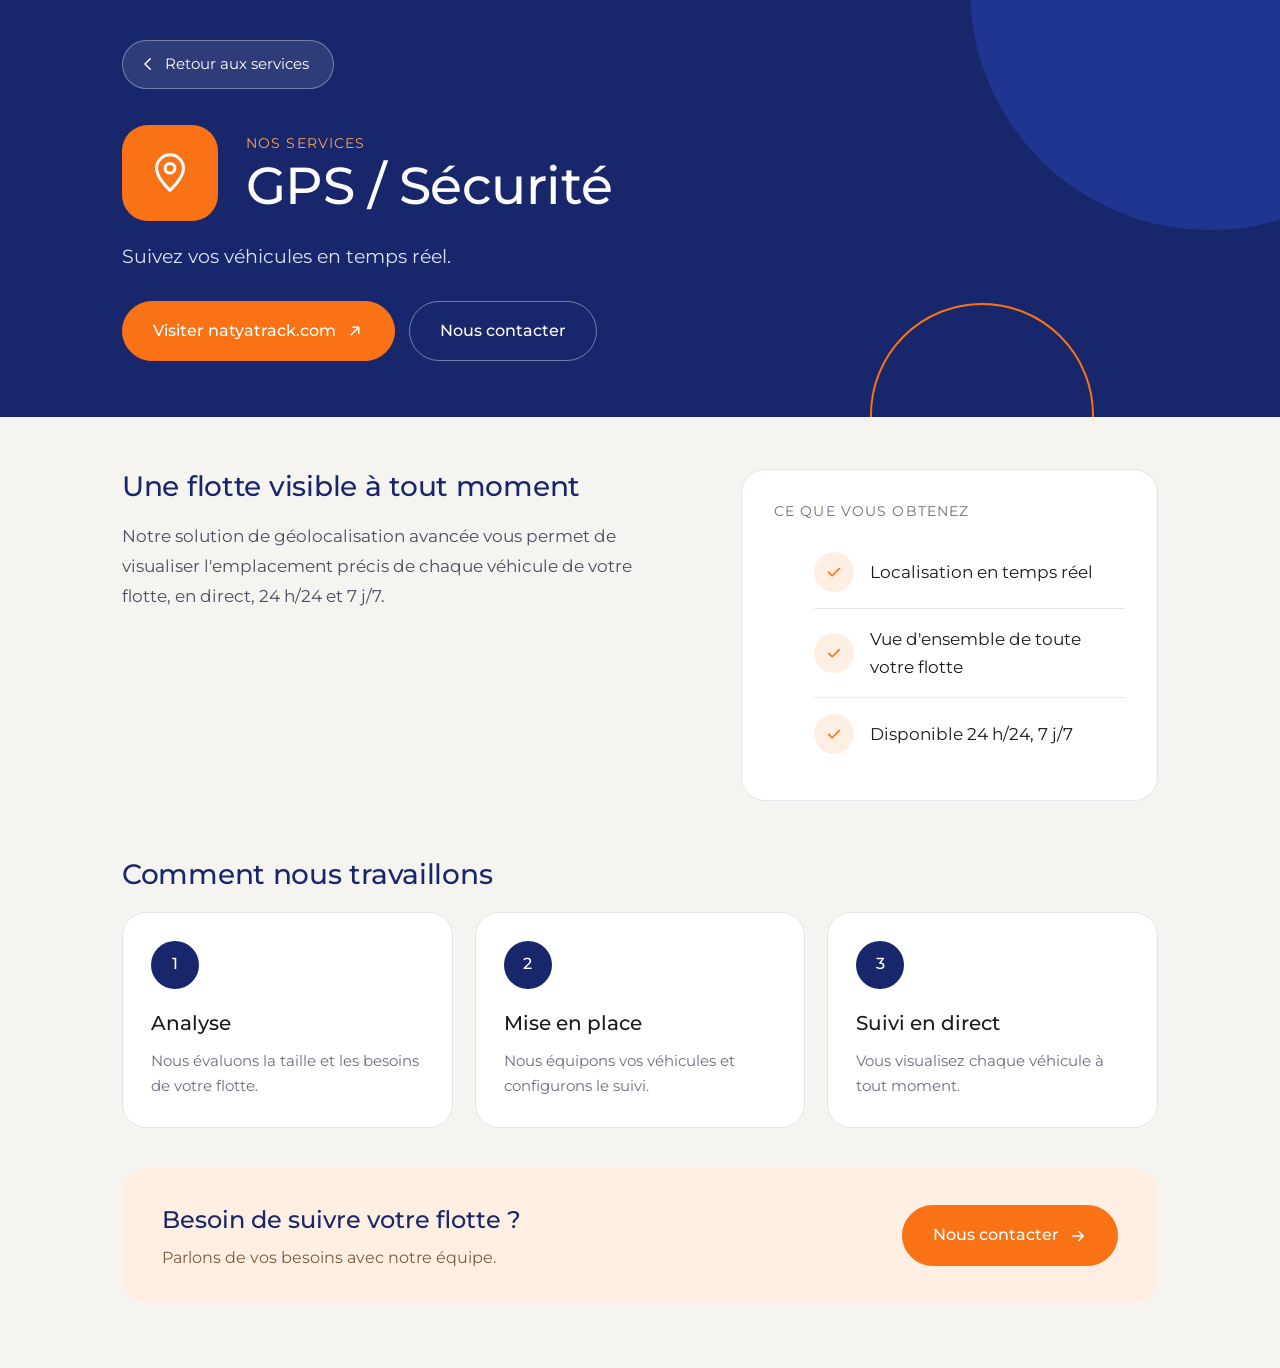
<file: services/gps-securite.html>
<!DOCTYPE html>
<html lang="fr">
<head>
<meta charset="utf-8">
<meta name="viewport" content="width=device-width, initial-scale=1">
<title>GPS et sécurité · Natyatrack · EASY SERVICES</title>
<meta name="description" content="Géolocalisation GPS avec Natyatrack : suivez chaque véhicule de votre flotte en temps réel, 24 h/24 et 7 j/7, avec EASY SERVICES.">
<link rel="canonical" href="https://easyservices.tg/services/gps-securite.html">
<meta name="robots" content="index,follow">
<meta name="theme-color" content="#18266B">
<link rel="icon" href="../img/favicon.ico" sizes="any"><link rel="icon" type="image/png" href="../img/favicon.png"><link rel="apple-touch-icon" href="../img/apple-touch-icon.png">
<link rel="preconnect" href="https://fonts.googleapis.com">
<link rel="preconnect" href="https://fonts.gstatic.com" crossorigin>
<link href="https://fonts.googleapis.com/css2?family=Montserrat:wght@400;500;600;700;800&display=swap" rel="stylesheet">
<link rel="stylesheet" href="../style.css">

<meta property="og:type" content="website"><meta property="og:site_name" content="EASY SERVICES"><meta property="og:locale" content="fr_FR">
<meta property="og:title" content="GPS et sécurité · Natyatrack · EASY SERVICES">
<meta property="og:description" content="Suivez vos véhicules en temps réel, 24 h/24 et 7 j/7, grâce à la géolocalisation Natyatrack.">
<meta property="og:url" content="https://easyservices.tg/services/gps-securite.html">
<meta property="og:image" content="https://easyservices.tg/img/og-image.jpg">
<meta property="og:image:width" content="1200"><meta property="og:image:height" content="630">
<meta property="og:image:alt" content="Natyatrack : géolocalisation de véhicules avec EASY SERVICES">
<meta name="twitter:card" content="summary_large_image">
<meta name="twitter:title" content="GPS et sécurité · Natyatrack · EASY SERVICES">
<meta name="twitter:description" content="Suivez vos véhicules en temps réel, 24 h/24 et 7 j/7, grâce à la géolocalisation Natyatrack.">
<meta name="twitter:image" content="https://easyservices.tg/img/og-image.jpg">
</head>
<body class="service-page">

<section class="sp-hero">
  <div class="sp-w">
    <a class="sp-back" href="../services.html"><svg viewBox="0 0 24 24" aria-hidden="true"><path d="M15 5l-7 7 7 7"/></svg>Retour aux services</a>
    <div class="sp-title">
      <span class="sp-ico"><svg viewBox="0 0 24 24" aria-hidden="true"><path d="M12 21s7-6.2 7-11.5A7 7 0 0 0 5 9.5C5 14.8 12 21 12 21z"/><circle cx="12" cy="9.5" r="2.5"/></svg></span>
      <div>
        <span class="sp-eb">Nos services</span>
        <h1>GPS / Sécurité</h1>
      </div>
    </div>
    <p class="sp-lead">Suivez vos véhicules en temps réel.</p>
    <div class="sp-actions">
      <a class="sp-btn" href="https://natyatrack.com" target="_blank" rel="noopener">Visiter natyatrack.com<svg viewBox="0 0 24 24" aria-hidden="true"><path d="M7 17L17 7M9 7h8v8"/></svg></a>
      <a class="sp-btn ghost" href="../contact.html">Nous contacter</a>
    </div>
  </div>
</section>

<main class="sp-main">
  <div class="sp-w">
    <div class="sp-intro">
      <div>
        <h2>Une flotte visible à tout moment</h2>
        <p>Notre solution de géolocalisation avancée vous permet de visualiser l'emplacement précis de chaque véhicule de votre flotte, en direct, 24 h/24 et 7 j/7.</p>
      </div>
      <aside class="sp-box">
        <span class="sp-label">Ce que vous obtenez</span>
        <ul>
          <li><i><svg viewBox="0 0 24 24" aria-hidden="true"><path d="M5 12.5l4.5 4.5L19 7.5"/></svg></i><span>Localisation en temps réel</span></li>
          <li><i><svg viewBox="0 0 24 24" aria-hidden="true"><path d="M5 12.5l4.5 4.5L19 7.5"/></svg></i><span>Vue d'ensemble de toute votre flotte</span></li>
          <li><i><svg viewBox="0 0 24 24" aria-hidden="true"><path d="M5 12.5l4.5 4.5L19 7.5"/></svg></i><span>Disponible 24 h/24, 7 j/7</span></li>
        </ul>
      </aside>
    </div>

    <h2 class="sp-h2">Comment nous travaillons</h2>
    <div class="sp-steps">
      <div class="sp-step"><b>1</b><h3>Analyse</h3><p>Nous évaluons la taille et les besoins de votre flotte.</p></div>
      <div class="sp-step"><b>2</b><h3>Mise en place</h3><p>Nous équipons vos véhicules et configurons le suivi.</p></div>
      <div class="sp-step"><b>3</b><h3>Suivi en direct</h3><p>Vous visualisez chaque véhicule à tout moment.</p></div>
    </div>

    <div class="sp-cta">
      <div>
        <h3>Besoin de suivre votre flotte ?</h3>
        <p>Parlons de vos besoins avec notre équipe.</p>
      </div>
      <a class="sp-btn" href="../contact.html">Nous contacter<svg viewBox="0 0 24 24" aria-hidden="true"><path d="M5 12h14M13 6l6 6-6 6"/></svg></a>
    </div>
  </div>
</main>

</body>
</html>
</file>
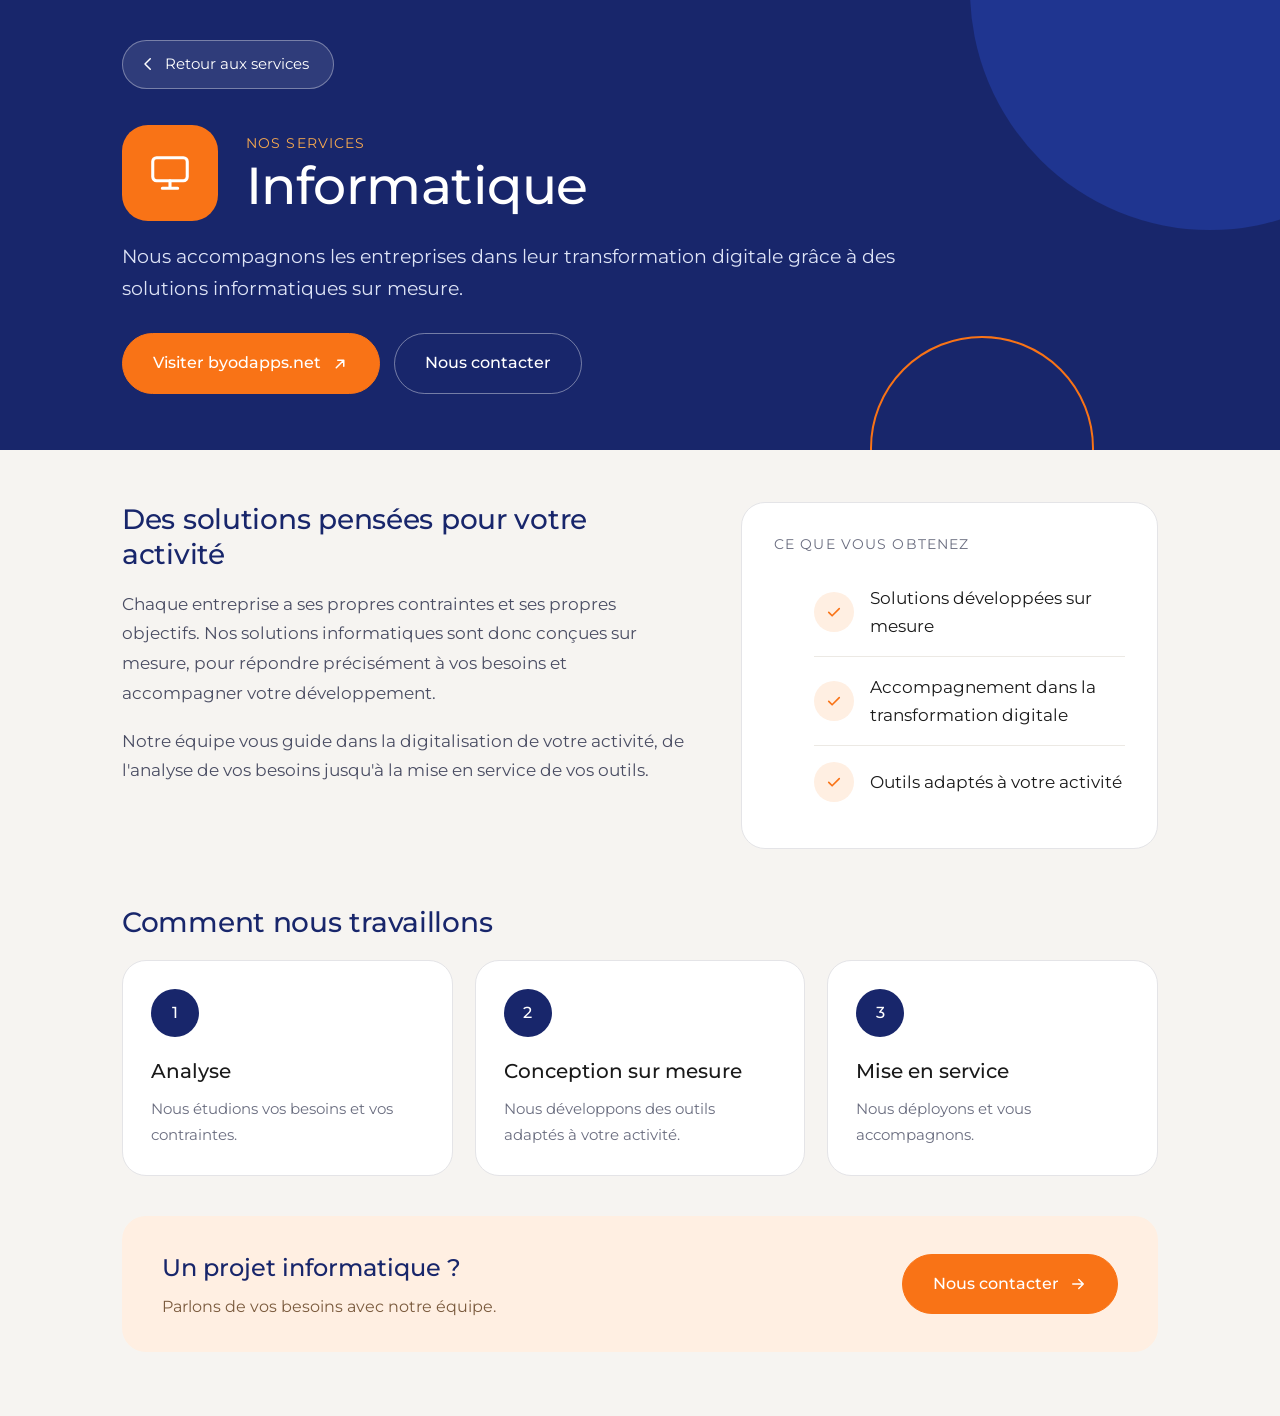
<file: services/informatique.html>
<!DOCTYPE html>
<html lang="fr">
<head>
<meta charset="utf-8">
<meta name="viewport" content="width=device-width, initial-scale=1">
<title>Informatique sur mesure · EASY SERVICES</title>
<meta name="description" content="Solutions informatiques sur mesure pour la transformation digitale des entreprises : analyse, conception et mise en service par EASY SERVICES.">
<link rel="canonical" href="https://easyservices.tg/services/informatique.html">
<meta name="robots" content="index,follow">
<meta name="theme-color" content="#18266B">
<link rel="icon" href="../img/favicon.ico" sizes="any"><link rel="icon" type="image/png" href="../img/favicon.png"><link rel="apple-touch-icon" href="../img/apple-touch-icon.png">
<link rel="preconnect" href="https://fonts.googleapis.com">
<link rel="preconnect" href="https://fonts.gstatic.com" crossorigin>
<link href="https://fonts.googleapis.com/css2?family=Montserrat:wght@400;500;600;700;800&display=swap" rel="stylesheet">
<link rel="stylesheet" href="../style.css">

<meta property="og:type" content="website"><meta property="og:site_name" content="EASY SERVICES"><meta property="og:locale" content="fr_FR">
<meta property="og:title" content="Informatique sur mesure · EASY SERVICES">
<meta property="og:description" content="Des solutions informatiques conçues pour votre activité, de l'analyse à la mise en service.">
<meta property="og:url" content="https://easyservices.tg/services/informatique.html">
<meta property="og:image" content="https://easyservices.tg/img/og-image.jpg">
<meta property="og:image:width" content="1200"><meta property="og:image:height" content="630">
<meta property="og:image:alt" content="EASY SERVICES : services informatiques sur mesure">
<meta name="twitter:card" content="summary_large_image">
<meta name="twitter:title" content="Informatique sur mesure · EASY SERVICES">
<meta name="twitter:description" content="Des solutions informatiques conçues pour votre activité, de l'analyse à la mise en service.">
<meta name="twitter:image" content="https://easyservices.tg/img/og-image.jpg">
</head>
<body class="service-page">

<section class="sp-hero">
  <div class="sp-w">
    <a class="sp-back" href="../services.html"><svg viewBox="0 0 24 24" aria-hidden="true"><path d="M15 5l-7 7 7 7"/></svg>Retour aux services</a>
    <div class="sp-title">
      <span class="sp-ico"><svg viewBox="0 0 24 24" aria-hidden="true"><rect x="3" y="4" width="18" height="12" rx="2"/><path d="M8 20h8M12 16v4"/></svg></span>
      <div>
        <span class="sp-eb">Nos services</span>
        <h1>Informatique</h1>
      </div>
    </div>
    <p class="sp-lead">Nous accompagnons les entreprises dans leur transformation digitale grâce à des solutions informatiques sur mesure.</p>
    <div class="sp-actions">
      <a class="sp-btn" href="https://byodapps.net" target="_blank" rel="noopener">Visiter byodapps.net<svg viewBox="0 0 24 24" aria-hidden="true"><path d="M7 17L17 7M9 7h8v8"/></svg></a>
      <a class="sp-btn ghost" href="../contact.html">Nous contacter</a>
    </div>
  </div>
</section>

<main class="sp-main">
  <div class="sp-w">
    <div class="sp-intro">
      <div>
        <h2>Des solutions pensées pour votre activité</h2>
        <p>Chaque entreprise a ses propres contraintes et ses propres objectifs. Nos solutions informatiques sont donc conçues sur mesure, pour répondre précisément à vos besoins et accompagner votre développement.</p>
        <p>Notre équipe vous guide dans la digitalisation de votre activité, de l'analyse de vos besoins jusqu'à la mise en service de vos outils.</p>
      </div>
      <aside class="sp-box">
        <span class="sp-label">Ce que vous obtenez</span>
        <ul>
          <li><i><svg viewBox="0 0 24 24" aria-hidden="true"><path d="M5 12.5l4.5 4.5L19 7.5"/></svg></i><span>Solutions développées sur mesure</span></li>
          <li><i><svg viewBox="0 0 24 24" aria-hidden="true"><path d="M5 12.5l4.5 4.5L19 7.5"/></svg></i><span>Accompagnement dans la transformation digitale</span></li>
          <li><i><svg viewBox="0 0 24 24" aria-hidden="true"><path d="M5 12.5l4.5 4.5L19 7.5"/></svg></i><span>Outils adaptés à votre activité</span></li>
        </ul>
      </aside>
    </div>

    <h2 class="sp-h2">Comment nous travaillons</h2>
    <div class="sp-steps">
      <div class="sp-step"><b>1</b><h3>Analyse</h3><p>Nous étudions vos besoins et vos contraintes.</p></div>
      <div class="sp-step"><b>2</b><h3>Conception sur mesure</h3><p>Nous développons des outils adaptés à votre activité.</p></div>
      <div class="sp-step"><b>3</b><h3>Mise en service</h3><p>Nous déployons et vous accompagnons.</p></div>
    </div>

    <div class="sp-cta">
      <div>
        <h3>Un projet informatique ?</h3>
        <p>Parlons de vos besoins avec notre équipe.</p>
      </div>
      <a class="sp-btn" href="../contact.html">Nous contacter<svg viewBox="0 0 24 24" aria-hidden="true"><path d="M5 12h14M13 6l6 6-6 6"/></svg></a>
    </div>
  </div>
</main>

</body>
</html>
</file>
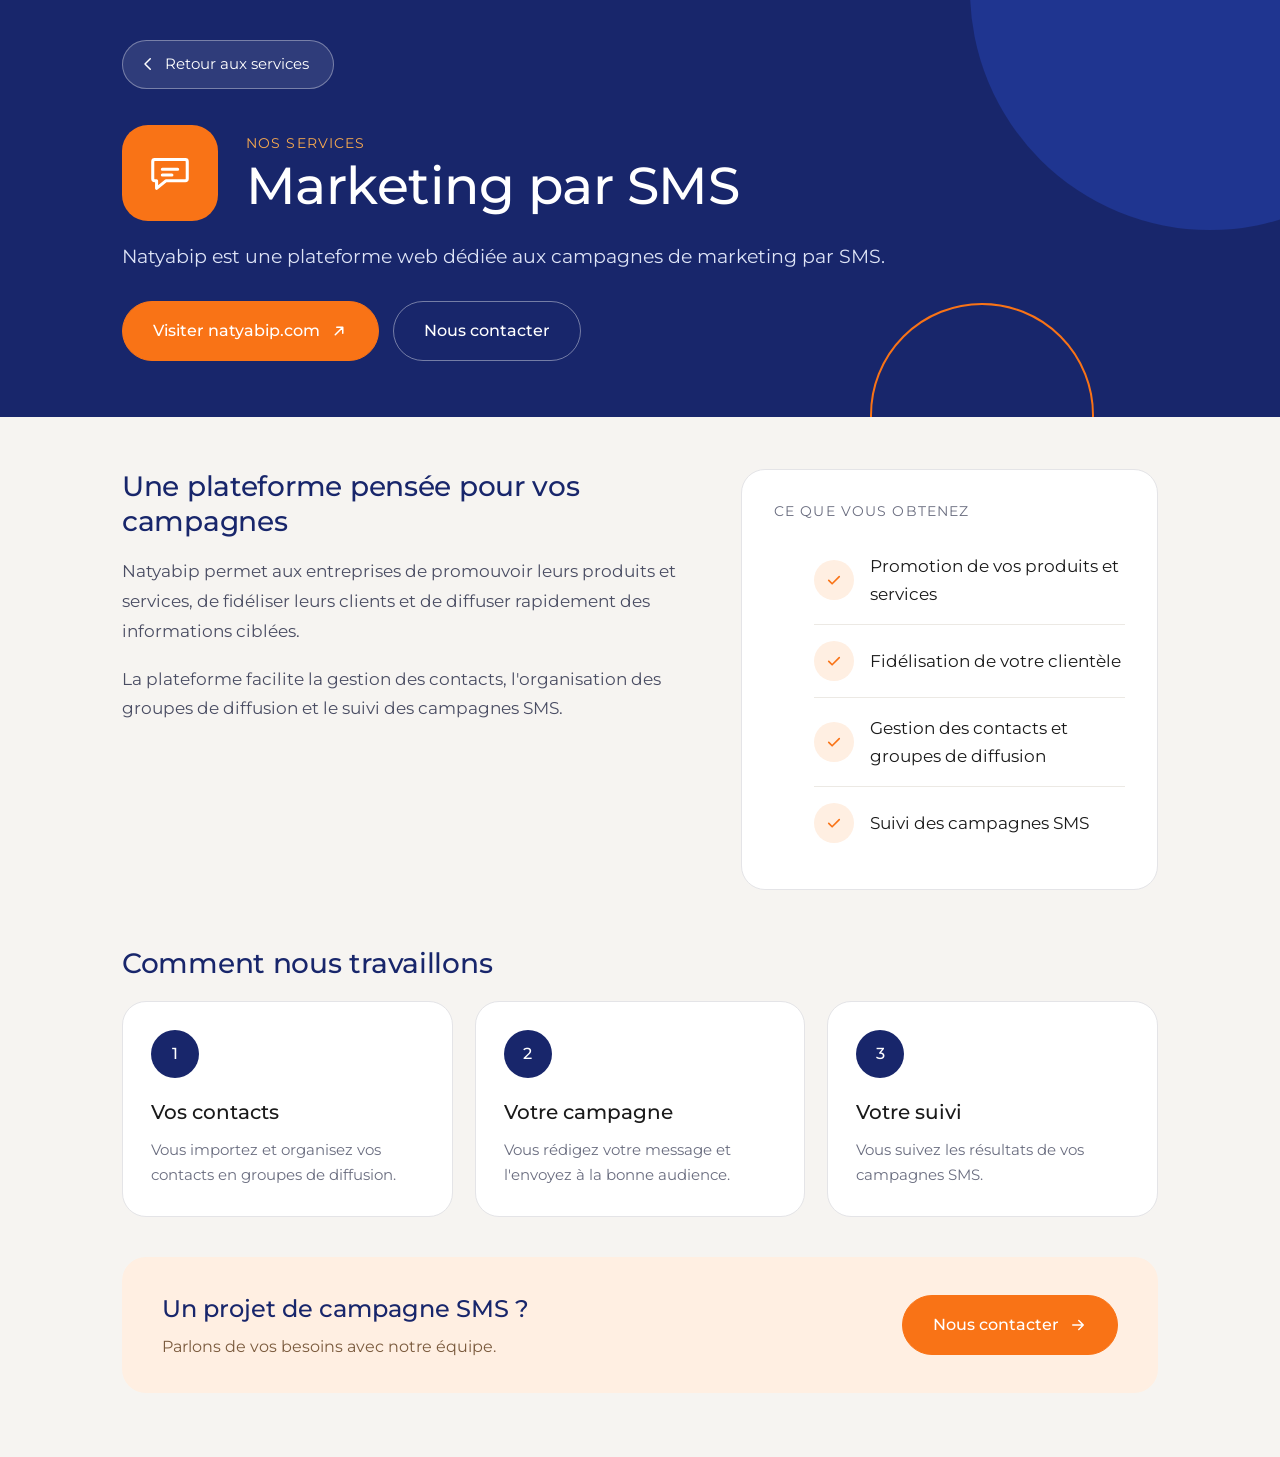
<file: services/marketing-sms.html>
<!DOCTYPE html>
<html lang="fr">
<head>
<meta charset="utf-8">
<meta name="viewport" content="width=device-width, initial-scale=1">
<title>Marketing par SMS · Natyabip · EASY SERVICES</title>
<meta name="description" content="Natyabip : plateforme web de marketing par SMS pour promouvoir vos offres, fidéliser vos clients et suivre vos campagnes. Par EASY SERVICES.">
<link rel="canonical" href="https://easyservices.tg/services/marketing-sms.html">
<meta name="robots" content="index,follow">
<meta name="theme-color" content="#18266B">
<link rel="icon" href="../img/favicon.ico" sizes="any"><link rel="icon" type="image/png" href="../img/favicon.png"><link rel="apple-touch-icon" href="../img/apple-touch-icon.png">
<link rel="preconnect" href="https://fonts.googleapis.com">
<link rel="preconnect" href="https://fonts.gstatic.com" crossorigin>
<link href="https://fonts.googleapis.com/css2?family=Montserrat:wght@400;500;600;700;800&display=swap" rel="stylesheet">
<link rel="stylesheet" href="../style.css">

<meta property="og:type" content="website"><meta property="og:site_name" content="EASY SERVICES"><meta property="og:locale" content="fr_FR">
<meta property="og:title" content="Marketing par SMS · Natyabip · EASY SERVICES">
<meta property="og:description" content="Promouvez vos offres, fidélisez vos clients et suivez vos campagnes SMS avec Natyabip.">
<meta property="og:url" content="https://easyservices.tg/services/marketing-sms.html">
<meta property="og:image" content="https://easyservices.tg/img/og-image.jpg">
<meta property="og:image:width" content="1200"><meta property="og:image:height" content="630">
<meta property="og:image:alt" content="Natyabip : marketing par SMS avec EASY SERVICES">
<meta name="twitter:card" content="summary_large_image">
<meta name="twitter:title" content="Marketing par SMS · Natyabip · EASY SERVICES">
<meta name="twitter:description" content="Promouvez vos offres, fidélisez vos clients et suivez vos campagnes SMS avec Natyabip.">
<meta name="twitter:image" content="https://easyservices.tg/img/og-image.jpg">
</head>
<body class="service-page">

<section class="sp-hero">
  <div class="sp-w">
    <a class="sp-back" href="../services.html"><svg viewBox="0 0 24 24" aria-hidden="true"><path d="M15 5l-7 7 7 7"/></svg>Retour aux services</a>
    <div class="sp-title">
      <span class="sp-ico"><svg viewBox="0 0 24 24" aria-hidden="true"><path d="M4 5h16a1 1 0 0 1 1 1v9a1 1 0 0 1-1 1H10l-5 4v-4H4a1 1 0 0 1-1-1V6a1 1 0 0 1 1-1z"/><path d="M8 10h8M8 13h5"/></svg></span>
      <div>
        <span class="sp-eb">Nos services</span>
        <h1>Marketing par SMS</h1>
      </div>
    </div>
    <p class="sp-lead">Natyabip est une plateforme web dédiée aux campagnes de marketing par SMS.</p>
    <div class="sp-actions">
      <a class="sp-btn" href="https://natyabip.com" target="_blank" rel="noopener">Visiter natyabip.com<svg viewBox="0 0 24 24" aria-hidden="true"><path d="M7 17L17 7M9 7h8v8"/></svg></a>
      <a class="sp-btn ghost" href="../contact.html">Nous contacter</a>
    </div>
  </div>
</section>

<main class="sp-main">
  <div class="sp-w">
    <div class="sp-intro">
      <div>
        <h2>Une plateforme pensée pour vos campagnes</h2>
        <p>Natyabip permet aux entreprises de promouvoir leurs produits et services, de fidéliser leurs clients et de diffuser rapidement des informations ciblées.</p>
        <p>La plateforme facilite la gestion des contacts, l'organisation des groupes de diffusion et le suivi des campagnes SMS.</p>
      </div>
      <aside class="sp-box">
        <span class="sp-label">Ce que vous obtenez</span>
        <ul>
          <li><i><svg viewBox="0 0 24 24" aria-hidden="true"><path d="M5 12.5l4.5 4.5L19 7.5"/></svg></i><span>Promotion de vos produits et services</span></li>
          <li><i><svg viewBox="0 0 24 24" aria-hidden="true"><path d="M5 12.5l4.5 4.5L19 7.5"/></svg></i><span>Fidélisation de votre clientèle</span></li>
          <li><i><svg viewBox="0 0 24 24" aria-hidden="true"><path d="M5 12.5l4.5 4.5L19 7.5"/></svg></i><span>Gestion des contacts et groupes de diffusion</span></li>
          <li><i><svg viewBox="0 0 24 24" aria-hidden="true"><path d="M5 12.5l4.5 4.5L19 7.5"/></svg></i><span>Suivi des campagnes SMS</span></li>
        </ul>
      </aside>
    </div>

    <h2 class="sp-h2">Comment nous travaillons</h2>
    <div class="sp-steps">
      <div class="sp-step"><b>1</b><h3>Vos contacts</h3><p>Vous importez et organisez vos contacts en groupes de diffusion.</p></div>
      <div class="sp-step"><b>2</b><h3>Votre campagne</h3><p>Vous rédigez votre message et l'envoyez à la bonne audience.</p></div>
      <div class="sp-step"><b>3</b><h3>Votre suivi</h3><p>Vous suivez les résultats de vos campagnes SMS.</p></div>
    </div>

    <div class="sp-cta">
      <div>
        <h3>Un projet de campagne SMS ?</h3>
        <p>Parlons de vos besoins avec notre équipe.</p>
      </div>
      <a class="sp-btn" href="../contact.html">Nous contacter<svg viewBox="0 0 24 24" aria-hidden="true"><path d="M5 12h14M13 6l6 6-6 6"/></svg></a>
    </div>
  </div>
</main>

</body>
</html>
</file>
<file: style.css>
/* =====================================================================
   EASY SERVICES : style.css (version nettoyée)
   Sommaire : 1 Base · 2 En-tête · 3 Mise en page · 4 Cartes · 5 Tags
   6 Chiffres/logos · 7 Bandeaux de page · 8 Composants · 9 Pied de page
   et chatbot · 10 Hero accueil · 11 Pages de détail · 12 Animations
   13 Responsive
   ===================================================================== */

/* ---------- 1. Base ---------- */
:root{
  --o:#ee7d11;      /* orange principal */
  --o2:#F97316;     /* orange du hero */
  --n:#0a1f5c;      /* bleu marine */
  --k:#1a1a1a;
  --g:#f4f4f4;
  --b:#f3f6fc;
  --peach:#FFF3E8;
  --max:1400px;
  --pad:40px;
  --r:max(var(--pad),calc((100vw - var(--max))/2 + var(--pad)));
}
*{box-sizing:border-box;margin:0}
body{font:400 16px/1.6 Inter,"Segoe UI",Arial,sans-serif;color:var(--k);background:#fff}
a{color:inherit;text-decoration:none}
img{display:block;max-width:100%}
main{overflow-x:clip}
.w{max-width:var(--max);margin:0 auto;padding:0 var(--pad)}

/* ---------- 2. En-tête et navigation ---------- */
header{border-bottom:1px solid var(--o);background:#fff;position:sticky;top:0;z-index:20}
header .w{display:flex;align-items:center;justify-content:space-between;height:64px}
header img{height:38px}
nav{display:flex;align-items:center;height:100%}
nav a{display:flex;align-items:center;height:100%;padding:0 20px;font-weight:600;font-size:15px;color:var(--n);border-bottom:3px solid transparent}
nav a.on{border-color:var(--o)}
nav a.cta{height:40px;margin-left:16px;border-radius:6px;background:var(--o);padding:0 26px;border:0}
.bg,.ov{display:none}
main img{border-radius:14px}
.mq img,.fil img,.nat-top img{border-radius:0}   /* logos : pas d'arrondi */
.sv img,.pc img{border-radius:0}                 /* arrondies par la carte */

/* ---------- 3. Mise en page et typographie ---------- */
.sec{padding:72px 0}
.g{background:var(--g)}
.t{background:var(--b)}
.eb{display:flex;align-items:center;gap:12px;font-size:14px;font-weight:500;letter-spacing:.06em;text-transform:uppercase;margin-bottom:12px}
.eb:before{content:"";width:40px;height:2px;background:var(--o)}
.eb.s:before{width:20px;height:20px}
h1{font-size:56px;line-height:1.1;font-weight:800;letter-spacing:-.02em}
h2{font-size:32px;line-height:1.2;font-weight:700;letter-spacing:-.01em}
.row{display:grid;grid-template-columns:1fr 1fr;gap:48px;align-items:center}
.lead{font-size:19px;line-height:1.7;margin:28px 0}
.b{display:inline-block;background:var(--o);color:#fff;padding:14px 28px;border-radius:6px;font-weight:600;font-size:15px}
.acts{display:flex;align-items:center;gap:28px;font-size:15px;font-weight:500}

/* ---------- 4. Cartes ---------- */
.cards{display:grid;grid-template-columns:repeat(4,1fr);gap:24px;margin-top:32px}
.cards.c3{grid-template-columns:repeat(3,1fr)}
.cards.c2{grid-template-columns:repeat(2,1fr)}
.card{background:#fff;border-radius:6px;box-shadow:0 1px 4px rgba(0,0,0,.1);padding:20px;display:flex;flex-direction:column;min-height:280px;overflow:hidden}
.card h3{display:flex;align-items:center;gap:12px;font-size:18px;font-weight:600;margin-bottom:16px}
.card p{font-size:15px;line-height:1.7}
.card .l{margin-top:auto;padding-top:20px;font-weight:600;font-size:14px}

/* Icône : pastille orange clair + pictogramme en traits */
.card h3 i{display:inline-flex;align-items:center;justify-content:center;flex:none;width:38px;height:38px;border-radius:10px;background:#FFEFE2;font-style:normal}
.card h3 i svg{width:20px;height:20px;fill:none;stroke:var(--o);stroke-width:1.8;stroke-linecap:round;stroke-linejoin:round}
.card h3 i:empty{width:20px;height:20px;border-radius:0;background:var(--o)}  /* anciennes cartes sans icône */

/* Carte entièrement cliquable */
a.card{color:inherit;cursor:pointer;transition:transform .25s,box-shadow .25s}
a.card:hover,a.card:focus-visible{transform:translateY(-4px);box-shadow:0 14px 30px rgba(0,0,0,.12)}
a.card:focus-visible{outline:2px solid var(--n);outline-offset:3px}
a.card .l{color:var(--o)}

/* ---------- 5. Tags (liens vers « Nos services ») ---------- */
.tags{display:flex;flex-wrap:wrap;gap:10px 12px;margin-top:26px}
.tags a{display:block;color:inherit}
.tags a span{display:block;padding:9px 18px;font-size:15px;line-height:1.3;white-space:nowrap;background:#fff;border:1px solid #DAD7DF;border-radius:999px;color:#1B2468;transition:border-color .25s,color .25s,transform .25s}
.tags a:hover span,.tags a:focus-visible span{border-color:var(--o2);color:var(--o2);transform:translateY(-2px)}
.tags a:focus-visible{outline:2px solid var(--n);outline-offset:3px;border-radius:999px}

/* ---------- 6. Chiffres clés et logos défilants ---------- */
.stats{background:#141414;color:#fff}
.stats .w{display:grid;grid-template-columns:repeat(4,1fr);padding:34px 28px}
.stats div{text-align:center;border-left:1px solid #444}
.stats div:first-child{border:0}
.stats b{display:block;color:var(--o);font-size:36px;font-weight:600;line-height:1.3}
.mq{overflow:hidden;margin-top:40px}
.mq div{display:flex;align-items:center;gap:56px;width:max-content;animation:mq 28s linear infinite}
.mq:hover div{animation-play-state:paused}
.mq img{height:78px;width:auto;filter:grayscale(1);opacity:.7}
@keyframes mq{to{transform:translateX(-50%)}}

/* ---------- 7. Bandeaux de page (Services, Contact, Références) ---------- */
.ph{padding:64px 0 72px;background:var(--g)}
.ph small{display:block;font-size:14px;color:#666;margin-bottom:22px}
.ph small a{color:var(--n);font-weight:500}
.ph small a:hover{text-decoration:underline}
.ph h1{font-size:44px;margin:0 0 14px;font-weight:700}
.ph p{font-size:19px;max-width:760px}

/* Variante pêche avec cercles décoratifs */
.ph.services-hero,.ph.contact-hero,section.hero-peach{position:relative;overflow:hidden;background:var(--peach)}
.ph.services-hero::before,.ph.contact-hero::before,section.hero-peach::before{content:"";position:absolute;right:-70px;top:-110px;width:320px;height:320px;border-radius:50%;background:#FFE7D1;pointer-events:none}
.ph.services-hero::after,.ph.contact-hero::after,section.hero-peach::after{content:"";position:absolute;left:66%;bottom:-48px;width:130px;height:130px;border-radius:50%;background:#F7A94F;pointer-events:none}
.ph.services-hero>.w,.ph.contact-hero>.w,section.hero-peach>.w{position:relative;z-index:1}

/* Dimensions compactes (identiques à « Nos références ») */
section.ph.services-hero,section.ph.contact-hero{padding:28px 0 64px}
.ph.services-hero small,.ph.contact-hero small{margin:0 0 10px;font-size:13px;color:#222}
.ph.services-hero small a,.ph.contact-hero small a{color:#222}
.ph.services-hero .eb,.ph.contact-hero .eb,section.hero-peach .eb{margin:0 0 4px;font-size:12px;color:var(--o)}
.ph.services-hero h1,.ph.contact-hero h1,section.hero-peach h1{margin:0 0 8px;font-size:38px;line-height:1.15;color:var(--n)}
.ph.services-hero p,.ph.contact-hero p{margin:0;font-size:15px;line-height:1.5;max-width:560px;color:#333}

/* ---------- 8. Composants de pages ---------- */
/* Services */
.sv{background:#fff;padding:0}
.sv img{width:calc(100% + 40px);max-width:none;height:196px;object-fit:cover;margin:-20px -20px 24px}
.sv .card{min-height:0}

/* Références / produits */
.pc img{width:calc(100% + 40px);max-width:none;height:150px;object-fit:cover;margin:-20px -20px 24px}
.pc small{font-size:14px;font-weight:500;letter-spacing:.06em;text-transform:uppercase}
.pc h3{display:block;color:var(--n);font-size:24px;font-weight:700;margin:6px 0 12px}
.nv{color:var(--n)}
.nv p{font-size:22px;font-weight:600;margin:16px 0}
.cta2 h2{font-size:34px}
.cta2 p{font-size:18px;margin-top:10px}

/* Bloc Natyabip et bandeau d'appel à l'action */
.nat-card{display:flex;align-items:center;gap:48px}
.nat-img{flex:0 0 55%}
.nat-img img{width:100%;display:block}
.nat-txt{flex:1}
.nat-top{display:flex;align-items:center;gap:16px}
.cta-row{display:flex;align-items:center;justify-content:space-between;gap:48px}
.btn-cta{display:inline-flex;align-items:center;justify-content:center;flex:0 0 auto;padding:14px 32px;background:var(--o);color:#fff;font-weight:600;font-size:16px;transition:background .2s}
.btn-cta:hover{background:#d96a10}

/* Contact */
form label{display:block;font-weight:600;font-size:15px;margin:20px 0 8px}
form input,form textarea{width:100%;padding:14px;border:1px solid var(--k);border-radius:4px;background:var(--g);font:inherit;font-size:15px}
form textarea{height:140px;resize:vertical}
form button{width:100%;margin-top:22px;border:0;cursor:pointer;font:inherit;padding:16px}
.info{background:var(--g);border-radius:6px;padding:36px;font-size:15px;display:flex;flex-direction:column;overflow:hidden}
.info h3{font-size:28px;font-weight:700;margin-bottom:24px}
.info p{margin-bottom:20px}
.info iframe.map{flex:1;min-height:320px;width:calc(100% + 72px);max-width:none;margin:12px -36px -36px;border:0;display:block}

section.contact-bg{background:#F4F4F5}
.contact-bg>.w>div:first-child{background:#fff;border:1px solid #E4E4E7;border-radius:14px;padding:32px;box-shadow:0 1px 2px rgba(0,0,0,.04)}
.contact-bg .info{background:#fff;border:1px solid #E4E4E7;border-radius:14px;box-shadow:0 1px 2px rgba(0,0,0,.04)}
.contact-bg form input,.contact-bg form textarea{background:#F4F4F5;border-color:#d4d4d8}
.contact-bg form input:focus,.contact-bg form textarea:focus{outline:2px solid var(--o);outline-offset:1px;border-color:var(--o)}

/* Filiales */
.fil{background:#fff;border:1px solid #E4E4E7;border-radius:14px;overflow:hidden;box-shadow:0 1px 2px rgba(0,0,0,.04);transition:transform .25s,box-shadow .25s,border-color .25s}
.fil:hover{transform:translateY(-4px);box-shadow:0 14px 30px rgba(0,0,0,.12);border-color:var(--o)}
.fil header{all:unset;display:block;background:var(--g);padding:14px 26px 12px}
.fil img{height:36px;width:auto;margin-bottom:6px}
.fil h3{font-size:26px;font-weight:700;line-height:1.2}
.fil small{font-size:15px}
.fil ul{list-style:none;padding:22px 22px 28px;font-size:15px}
.fil li{display:flex;gap:12px;margin-bottom:10px;line-height:1.5}
.fil li span{min-width:0;overflow-wrap:anywhere}
.fil svg{width:20px;height:20px;flex:none;stroke:var(--o);fill:none;stroke-width:1.8;margin-top:2px}

/* ---------- 9. Pied de page et chatbot ---------- */
footer{background:var(--o);color:#fff}
footer .w{display:grid;grid-template-columns:1.1fr 1.1fr 1.5fr;gap:40px;padding-top:44px;padding-bottom:36px}
footer h4{font-size:18px;font-weight:600;margin-bottom:16px}
footer p,footer li{font-size:15px;margin-bottom:12px;list-style:none}
footer ul{padding:0}
footer img{height:36px;margin-bottom:22px}
.fb{border-top:1px solid rgba(255,255,255,.7);max-width:var(--max);margin:20px auto 0;padding:26px var(--pad) 40px;font-size:15px;color:#fff}

#cb{position:fixed;right:var(--r);bottom:28px;width:56px;height:56px;border-radius:50%;border:0;background:#141414;color:#fff;cursor:pointer;z-index:30}
#cb svg{width:26px;height:26px;stroke:#fff;fill:none;stroke-width:1.8}
#cb:after{content:"";position:absolute;right:-6px;top:-6px;width:12px;height:12px;border:2px solid #fff;border-radius:50%;background:transparent}
#cp{position:fixed;right:var(--r);bottom:96px;width:360px;max-width:calc(100% - 32px);height:430px;background:#fff;border:2px solid var(--n);display:none;flex-direction:column;z-index:30;box-shadow:0 6px 24px rgba(0,0,0,.25)}
#cp.on{display:flex}
#cp .h{background:#001548;color:#fff;font-weight:600;padding:18px 24px;display:flex;justify-content:space-between}
#cp .h button{background:none;border:0;color:#fff;font-size:20px;cursor:pointer}
#cp .bd{padding:16px 20px;flex:1;overflow:auto}
#cp .bu{display:inline-block;background:#e8eefc;padding:10px 16px;font-size:15px;margin-bottom:14px;border-radius:4px}
#cp .bd a{display:block;text-align:center;border:1px solid var(--o);padding:11px;margin-bottom:10px;font-size:15px;color:var(--n);font-weight:500}
#cp .ft{display:flex;gap:10px;padding:12px;border-top:1px solid #ddd}
#cp .ft input{flex:1;padding:10px;border:1px solid #ddd;background:#f3f6fc;font:inherit;font-size:14px}
#cp .ft button{background:var(--o);color:#fff;border:0;padding:0 16px;font:inherit;font-weight:600;cursor:pointer}

/* ---------- 10. Hero de l'accueil ---------- */
.hero-home{position:relative;overflow:hidden;background:#FAF6F1;padding:46px 0 96px}
.hero-home::after{content:"";position:absolute;top:-200px;right:-170px;width:440px;height:440px;border-radius:50%;background:#FFE9D6;pointer-events:none}
.hero-home>.w{position:relative;z-index:1}
.hero-home .row{grid-template-columns:1fr 1fr;gap:70px}
.hero-home .eb{display:inline-flex;align-items:center;gap:10px;margin:0;padding:11px 20px 11px 18px;background:#FFE9D6;color:#B8470F;border-radius:999px;font-size:14px;font-weight:600;letter-spacing:0;text-transform:none}
.hero-home .eb::before{width:10px;height:10px;border-radius:50%;background:var(--o2)}
.hero-home h1{margin:28px 0 0;font-size:42px;line-height:1.14;font-weight:500;letter-spacing:-.01em;color:#1B2468}
.hero-home h1 span{color:#000;font-weight:700}
.hero-home .lead{margin:22px 0 0;max-width:540px;font-size:18px;line-height:1.65;color:#3F4258}
.hero-home .acts{gap:15px;margin-top:30px;flex-wrap:wrap}
.hero-home .acts a{display:inline-flex;align-items:center;height:53px;padding:0 27px;border-radius:10px;background:#fff;border:1px solid #DAD7DF;color:#1B2468;font-size:17px;font-weight:500;transition:transform .25s,box-shadow .25s,border-color .25s,background .25s}
.hero-home .acts a:hover{transform:translateY(-3px);box-shadow:0 10px 22px rgba(0,0,0,.14);border-color:var(--o2)}
.hero-home .acts a.b{position:relative;overflow:hidden;background:var(--o2);border-color:var(--o2);color:#fff}
.hero-home .acts a.b::after{content:"";position:absolute;top:0;left:-60%;width:40%;height:100%;background:linear-gradient(100deg,transparent,rgba(255,255,255,.5),transparent);transform:skewX(-20deg);opacity:0}
.hero-home .acts a.b:hover::after{opacity:1;left:130%;transition:left .7s ease}
.hero-home .tags{max-width:560px}

.hero-visual{position:relative;height:375px;margin-top:20px}
.fc{position:absolute;display:flex;align-items:center;gap:15px;padding:16px 22px 16px 18px;background:#fff;border-radius:20px;box-shadow:0 10px 30px rgba(27,36,104,.12)}
.fc .ic{width:46px;height:46px;flex:none;display:grid;place-items:center;border-radius:14px;background:#FFEFE2}
.fc svg{width:24px;height:24px;fill:none;stroke:var(--o2);stroke-width:1.8;stroke-linecap:round;stroke-linejoin:round}
.fc b{display:block;font-size:17px;font-weight:600;line-height:1.3;color:#1B2468}
.fc small{display:block;margin-top:4px;font-size:14px;color:#6B6E80}
.fc1{top:-21px;right:-20px}
.fc2{bottom:33px;left:-33px}

/* ---------- 11. Pages de détail des services ---------- */
.service-page{background:#FAF6F1;line-height:1.65}
.service{max-width:760px;margin:0 auto;padding:32px 20px 64px}
.service .back{display:inline-block;margin-bottom:28px;color:var(--n);font-weight:500}
.service .back:hover{text-decoration:underline}
.service .ico{display:inline-flex;width:56px;height:56px;align-items:center;justify-content:center;border-radius:14px;background:#FFEFE2}
.service .ico svg{width:28px;height:28px;fill:none;stroke:var(--o);stroke-width:1.8;stroke-linecap:round;stroke-linejoin:round}
.service h1{margin:16px 0 8px;font-size:clamp(28px,5vw,40px);line-height:1.15;font-weight:700;letter-spacing:-.01em;color:var(--n)}
.service .lead{margin:0 0 16px;font-size:19px;color:var(--n)}
.service p{max-width:68ch;margin-bottom:14px}
.service .points{margin:24px 0;padding:0;list-style:none;display:grid;gap:10px}
.service .points li{position:relative;padding:12px 16px 12px 44px;background:#fff;border:1px solid #E4E4E7;border-radius:10px}
.service .points li::before{content:"";position:absolute;left:16px;top:50%;width:14px;height:8px;margin-top:-6px;border-left:2px solid var(--o);border-bottom:2px solid var(--o);transform:rotate(-45deg)}
.service .actions{display:flex;flex-wrap:wrap;gap:12px;margin-top:28px}
.service .btn{display:inline-block;padding:13px 22px;border-radius:10px;background:var(--o);color:#fff;font-weight:600}
.service .btn.ghost{background:#fff;color:var(--n);border:1px solid #DAD7DF}
.service .btn:hover{filter:brightness(.95)}
.service .btn:focus-visible,.service .back:focus-visible{outline:2px solid var(--n);outline-offset:3px}

/* ---------- 12. Animations ---------- */
/* Apparition au scroll */
.js-anim .rv{opacity:0;transform:translateY(28px);transition:opacity .7s cubic-bezier(.2,.7,.2,1),transform .7s cubic-bezier(.2,.7,.2,1);will-change:opacity,transform}
.js-anim .rv-l{transform:translateX(-40px)}
.js-anim .rv-r{transform:translateX(40px)}
.js-anim .rv-pop{transform:translateY(14px) scale(.92)}
.js-anim .rv.in{opacity:1;transform:none}

/* Hero : apparition au chargement */
@media (prefers-reduced-motion:no-preference){
  .hero-home .w>div:first-child>:not(.tags){animation:hh-up .8s cubic-bezier(.2,.7,.2,1) backwards}
  .hero-home .w>div:first-child>:nth-child(1){animation-delay:.1s}
  .hero-home .w>div:first-child>:nth-child(3){animation-delay:.5s}
  .hero-home .w>div:first-child>:nth-child(4){animation-delay:.62s}
  .hero-home .w>div:first-child>:nth-child(5){animation-delay:.78s}
  .hero-home .w>div:first-child>h1{animation:hh-wipe 1s cubic-bezier(.77,0,.18,1) .25s backwards}

  .hero-home .tags a{animation:hh-up .6s cubic-bezier(.2,.7,.2,1) backwards}
  .hero-home .tags a:nth-child(1){animation-delay:.95s}
  .hero-home .tags a:nth-child(2){animation-delay:1.03s}
  .hero-home .tags a:nth-child(3){animation-delay:1.11s}
  .hero-home .tags a:nth-child(4){animation-delay:1.19s}
  .hero-home .tags a:nth-child(5){animation-delay:1.27s}
  .hero-home .tags a:nth-child(6){animation-delay:1.35s}

  .fc1{animation:hh-pop .7s cubic-bezier(.2,.8,.2,1) 1s backwards,hh-float 6s ease-in-out 1.8s infinite}
  .fc2{animation:hh-pop .7s cubic-bezier(.2,.8,.2,1) 1.25s backwards,hh-float 7s ease-in-out 2.1s infinite reverse}
  .hero-home::after{animation:hh-drift 12s ease-in-out infinite alternate}
}
@keyframes hh-up{from{opacity:0;transform:translateY(24px)}to{opacity:1;transform:none}}
@keyframes hh-wipe{from{clip-path:inset(0 100% 0 0);transform:translateX(-18px)}to{clip-path:inset(0);transform:none}}
@keyframes hh-pop{from{opacity:0;transform:translateY(22px) scale(.9)}to{opacity:1;transform:none}}
@keyframes hh-float{0%,100%{transform:translateY(0)}50%{transform:translateY(-9px)}}
@keyframes hh-drift{from{transform:translate(0,0) scale(1)}to{transform:translate(-26px,18px) scale(1.08)}}

/* Mouvement réduit : tout est affiché sans animation */
@media (prefers-reduced-motion:reduce){
  .js-anim .rv{opacity:1;transform:none;transition:none}
  a.card,.fil,.tags a span{transition:none}
  a.card:hover,.fil:hover,.tags a:hover span{transform:none}
  .mq div{animation:none}
}

/* ---------- 13. Responsive ---------- */
@media(max-width:1100px){
  .cards:not(.c3):not(.c2){grid-template-columns:repeat(2,1fr)}
}

/* Tablette et mobile : menu burger */
@media(max-width:1024px){
  header .w{padding:0 16px}
  header img{height:30px}
  .bg{display:flex;flex-direction:column;justify-content:center;align-items:center;gap:5px;width:44px;height:44px;margin-right:-8px;padding:0;border:0;background:none;border-radius:6px;cursor:pointer}
  .bg span{display:block;width:24px;height:2px;background:var(--n);border-radius:2px;transition:transform .25s,opacity .2s}
  .bg:focus-visible{outline:2px solid var(--o);outline-offset:2px}
  body.menu-open .bg span:nth-child(1){transform:translateY(7px) rotate(45deg)}
  body.menu-open .bg span:nth-child(2){opacity:0}
  body.menu-open .bg span:nth-child(3){transform:translateY(-7px) rotate(-45deg)}

  header nav{position:fixed;top:64px;left:0;right:0;z-index:2;height:auto;max-height:calc(100vh - 64px);overflow-y:auto;flex-direction:column;align-items:stretch;background:#fff;padding:8px 16px 20px;border-bottom:1px solid var(--o);box-shadow:0 12px 24px rgba(0,0,0,.12);opacity:0;visibility:hidden;transform:translateY(-8px);transition:opacity .2s,transform .2s,visibility 0s .2s}
  body.menu-open header nav{opacity:1;visibility:visible;transform:none;transition:opacity .2s,transform .2s}
  header nav a{height:auto;padding:16px 12px;font-size:17px;border-bottom:1px solid #eee;border-left:3px solid transparent}
  header nav a.on{border-left-color:var(--o);border-bottom-color:#eee;background:#fff6ee}
  header nav a.cta{height:auto;margin:16px 0 0;padding:14px 26px;justify-content:center;border:0}

  .ov{display:block;position:fixed;top:64px;right:0;bottom:0;left:0;z-index:1;background:rgba(10,31,92,.45);opacity:0;visibility:hidden;transition:opacity .2s,visibility 0s .2s}
  body.menu-open .ov{opacity:1;visibility:visible;transition:opacity .2s}
  body.menu-open{overflow:hidden}
}

@media(max-width:900px){
  h1{font-size:40px}
  .row,.cards,.cards:not(.c3):not(.c2),.cards.c3,.cards.c2,footer .w{grid-template-columns:1fr}
  .row{gap:28px}
  .cards{gap:20px}
  .card{min-height:0}
  .stats .w{grid-template-columns:1fr 1fr;gap:20px}
  .stats div:nth-child(odd){border-left:0}
  .sec{padding:48px 0}
  .js-anim .rv-l,.js-anim .rv-r{transform:translateY(28px)}

  .hero-home{padding:36px 0 64px}
  .hero-home .row{grid-template-columns:1fr;gap:50px}
}

@media(max-width:800px){
  .cta-row{flex-direction:column;align-items:stretch;gap:24px}
  .btn-cta{flex:none;min-height:72px}
  .nat-card{flex-direction:column;align-items:flex-start;gap:24px}
  .nat-img{flex:none;width:100%}
}

@media(max-width:700px){
  section.ph.services-hero,section.ph.contact-hero{padding:20px 0 52px}
  .ph.services-hero h1,.ph.contact-hero h1{font-size:30px}
}

@media(max-width:600px){
  :root{--pad:20px}
  h1,.ph h1{font-size:34px}
  h2{font-size:26px!important;line-height:1.25}
  .lead{font-size:17px;margin:20px 0}
  .lead[style]{font-size:16px!important}
  .ph{padding:40px 0 44px}
  .ph p{font-size:17px}
  .sec{padding:40px 0}
  .stats b{font-size:28px}
  .mq img{height:56px}
  .mq div{gap:36px}
  .acts{flex-wrap:wrap;gap:16px 24px}
  .cards.c2[style]{margin-top:24px!important}
  .nv p,.nv p[style]{font-size:18px!important}
  form input,form textarea{font-size:16px}
  .info{padding:24px}
  .info iframe.map{width:calc(100% + 48px);margin:12px -24px -24px;min-height:260px}
  .contact-bg>.w>div:first-child{padding:20px}
  footer .w{padding-top:32px;padding-bottom:20px;gap:28px}
  .fb{padding:20px var(--pad) 32px}
  .ref-kpi{gap:24px}
  #cb{right:16px;bottom:16px}
  #cp{right:16px;left:16px;width:auto;max-width:none;bottom:84px;height:min(430px,calc(100vh - 110px))}

  .ph.services-hero::before,.ph.contact-hero::before,section.hero-peach::before{width:220px;height:220px;right:-80px;top:-90px}
  .ph.services-hero::after,.ph.contact-hero::after,section.hero-peach::after{left:72%;width:90px;height:90px;bottom:-34px}

  .hero-home h1{font-size:32px}
  .hero-home .lead{font-size:17px}
  .hero-visual{height:280px;margin:0 8px}
  .fc{padding:12px 16px 12px 14px;gap:12px}
  .fc b{font-size:15px}
  .fc small{font-size:13px}
  .fc1{top:-18px;right:-8px}
  .fc2{bottom:20px;left:-8px}

  .tags{gap:8px}
  .tags a span{padding:8px 14px;font-size:13px;white-space:normal}
}

/* =====================================================================
   EASY SERVICES : style.css (version nettoyée)
   Sommaire : 1 Base · 2 En-tête · 3 Mise en page · 4 Cartes · 5 Tags
   6 Chiffres/logos · 7 Bandeaux de page · 8 Composants · 9 Pied de page
   et chatbot · 10 Hero accueil · 11 Pages de détail · 12 Animations
   13 Responsive
   ===================================================================== */

/* ---------- 1. Base ---------- */
:root{
  --o:#ee7d11;      /* orange principal */
  --o2:#F97316;     /* orange du hero */
  --n:#0a1f5c;      /* bleu marine */
  --k:#1a1a1a;
  --g:#f4f4f4;
  --b:#f3f6fc;
  --peach:#FFF3E8;
  --max:1400px;
  --pad:40px;
  --r:max(var(--pad),calc((100vw - var(--max))/2 + var(--pad)));
}
*{box-sizing:border-box;margin:0}
body{font:400 16px/1.6 'Montserrat',sans-serif;color:var(--k);background:#fff}
a{color:inherit;text-decoration:none}
img{display:block;max-width:100%}
/* Images de contenu arrondies (logos exclus) */
main img{border-radius:14px}
.mq img,.fil img,.nat-top img{border-radius:0}
.sv img,.pc img{border-radius:0}  /* déjà arrondies par la carte (overflow:hidden) */
main{overflow-x:clip}
.w{max-width:var(--max);margin:0 auto;padding:0 var(--pad)}

/* ---------- 2. En-tête et navigation ---------- */
header{border-bottom:1px solid var(--o);background:#fff;position:sticky;top:0;z-index:20}
header .w{display:flex;align-items:center;justify-content:space-between;height:64px}
header img{height:38px}
nav{display:flex;align-items:center;height:100%}
nav a{display:flex;align-items:center;height:100%;padding:0 20px;font-weight:600;font-size:15px;color:var(--n);border-bottom:3px solid transparent}
nav a.on{border-color:var(--o)}
nav a.cta{height:40px;margin-left:16px;border-radius:6px;background:var(--o);padding:0 26px;border:0}
.bg,.ov{display:none}

/* ---------- 3. Mise en page et typographie ---------- */
.sec{padding:72px 0}
.g{background:var(--g)}
.t{background:var(--b)}
.eb{display:flex;align-items:center;gap:12px;font-size:14px;font-weight:500;letter-spacing:.06em;text-transform:uppercase;margin-bottom:12px}
.eb:before{content:"";width:40px;height:2px;background:var(--o)}
.eb.s:before{width:20px;height:20px}
h1{font-size:56px;line-height:1.1;font-weight:800;letter-spacing:-.02em}
h2{font-size:32px;line-height:1.2;font-weight:700;letter-spacing:-.01em}
.row{display:grid;grid-template-columns:1fr 1fr;gap:48px;align-items:center}
.lead{font-size:19px;line-height:1.7;margin:28px 0}
.b{display:inline-block;background:var(--o);color:#fff;padding:14px 28px;border-radius:6px;font-weight:600;font-size:15px}
.acts{display:flex;align-items:center;gap:28px;font-size:15px;font-weight:500}

/* ---------- 4. Cartes ---------- */
.cards{display:grid;grid-template-columns:repeat(4,1fr);gap:24px;margin-top:32px}
.cards.c3{grid-template-columns:repeat(3,1fr)}
.cards.c2{grid-template-columns:repeat(2,1fr)}
.card{background:#fff;border-radius:14px;box-shadow:0 1px 4px rgba(0,0,0,.1);padding:20px;display:flex;flex-direction:column;min-height:280px;overflow:hidden}
.card h3{display:flex;align-items:center;gap:12px;font-size:18px;font-weight:600;margin-bottom:16px}
.card p{font-size:15px;line-height:1.7}
.card .l{margin-top:auto;padding-top:20px;font-weight:600;font-size:14px}

/* Icône : pastille orange clair + pictogramme en traits */
.card h3 i{display:inline-flex;align-items:center;justify-content:center;flex:none;width:38px;height:38px;border-radius:10px;background:#FFEFE2;font-style:normal}
.card h3 i svg{width:20px;height:20px;fill:none;stroke:var(--o);stroke-width:1.8;stroke-linecap:round;stroke-linejoin:round}
.card h3 i:empty{width:20px;height:20px;border-radius:0;background:var(--o)}  /* anciennes cartes sans icône */

/* Carte entièrement cliquable */
a.card{color:inherit;cursor:pointer;transition:transform .25s,box-shadow .25s}
a.card:hover,a.card:focus-visible{transform:translateY(-4px);box-shadow:0 14px 30px rgba(0,0,0,.12)}
a.card:focus-visible{outline:2px solid var(--n);outline-offset:3px}
a.card .l{color:var(--o)}

/* ---------- 5. Tags (liens vers « Nos services ») ---------- */
.tags{display:flex;flex-wrap:wrap;gap:10px 12px;margin-top:26px}
.tags a{display:block;color:inherit}
.tags a span{display:block;padding:9px 18px;font-size:15px;line-height:1.3;white-space:nowrap;background:#fff;border:1px solid #DAD7DF;border-radius:999px;color:#1B2468;transition:border-color .25s,color .25s,transform .25s}
.tags a:hover span,.tags a:focus-visible span{border-color:var(--o2);color:var(--o2);transform:translateY(-2px)}
.tags a:focus-visible{outline:2px solid var(--n);outline-offset:3px;border-radius:999px}

/* ---------- 6. Chiffres clés et logos défilants ---------- */
.stats{background:#141414;color:#fff}
.stats .w{display:grid;grid-template-columns:repeat(4,1fr);padding:34px 28px}
.stats div{text-align:center;border-left:1px solid #444}
.stats div:first-child{border:0}
.stats b{display:block;color:var(--o);font-size:36px;font-weight:600;line-height:1.3}
.mq{overflow:hidden;margin-top:40px}
.mq div{display:flex;align-items:center;gap:56px;width:max-content;animation:mq 28s linear infinite}
.mq:hover div{animation-play-state:paused}
.mq img{height:78px;width:auto}
@keyframes mq{to{transform:translateX(-50%)}}

/* ---------- 7. Bandeaux de page (Services, Contact, Références) ---------- */
.ph{padding:64px 0 72px;background:var(--g)}
.ph small{display:block;font-size:14px;color:#666;margin-bottom:22px}
.ph small a{color:var(--n);font-weight:500}
.ph small a:hover{text-decoration:underline}
.ph h1{font-size:44px;margin:0 0 14px;font-weight:700}
.ph p{font-size:19px;max-width:760px}

/* Variante pêche avec cercles décoratifs */
.ph.services-hero,.ph.contact-hero,section.hero-peach{position:relative;overflow:hidden;background:var(--peach)}
.ph.services-hero::before,.ph.contact-hero::before,section.hero-peach::before{content:"";position:absolute;right:-70px;top:-110px;width:320px;height:320px;border-radius:50%;background:#FFE7D1;pointer-events:none}
.ph.services-hero::after,.ph.contact-hero::after,section.hero-peach::after{content:"";position:absolute;left:66%;bottom:-48px;width:130px;height:130px;border-radius:50%;background:#F7A94F;pointer-events:none}
.ph.services-hero>.w,.ph.contact-hero>.w,section.hero-peach>.w{position:relative;z-index:1}

/* Dimensions compactes (identiques à « Nos références ») */
section.ph.services-hero,section.ph.contact-hero{padding:28px 0 64px}
.ph.services-hero small,.ph.contact-hero small{margin:0 0 10px;font-size:13px;color:#222}
.ph.services-hero small a,.ph.contact-hero small a{color:#222}
.ph.services-hero .eb,.ph.contact-hero .eb,section.hero-peach .eb{margin:0 0 4px;font-size:12px;color:var(--o)}
.ph.services-hero h1,.ph.contact-hero h1,section.hero-peach h1{margin:0 0 8px;font-size:38px;line-height:1.15;color:var(--n)}
.ph.services-hero p,.ph.contact-hero p{margin:0;font-size:15px;line-height:1.5;max-width:560px;color:#333}

/* ---------- 8. Composants de pages ---------- */
/* Services */
.sv{background:#fff;padding:0}
.sv img{width:calc(100% + 40px);max-width:none;height:196px;object-fit:cover;margin:-20px -20px 24px}
.sv .card{min-height:0}

/* Références / produits */
.pc img{width:calc(100% + 40px);max-width:none;height:150px;object-fit:cover;margin:-20px -20px 24px}
.pc small{font-size:14px;font-weight:500;letter-spacing:.06em;text-transform:uppercase}
.pc h3{display:block;color:var(--n);font-size:24px;font-weight:700;margin:6px 0 12px}
.nv{color:var(--n)}
.nv p{font-size:22px;font-weight:600;margin:16px 0}
.cta2 h2{font-size:34px}
.cta2 p{font-size:18px;margin-top:10px}

/* Bloc Natyabip et bandeau d'appel à l'action */
.nat-card{display:flex;align-items:center;gap:48px}
.nat-img{flex:0 0 55%}
.nat-img img{width:100%;display:block}
.nat-txt{flex:1}
.nat-top{display:flex;align-items:center;gap:16px}
.cta-row{display:flex;align-items:center;justify-content:space-between;gap:48px}
.btn-cta{display:inline-flex;align-items:center;justify-content:center;flex:0 0 auto;padding:14px 32px;background:var(--o);color:#fff;font-weight:600;font-size:16px;transition:background .2s}
.btn-cta:hover{background:#d96a10}

/* Contact */
form label{display:block;font-weight:600;font-size:15px;margin:20px 0 8px}
form input,form textarea{width:100%;padding:14px;border:1px solid var(--k);border-radius:4px;background:var(--g);font:inherit;font-size:15px}
form textarea{height:140px;resize:vertical}
form button{width:100%;margin-top:22px;border:0;cursor:pointer;font:inherit;padding:16px}
.info{background:var(--g);border-radius:6px;padding:36px;font-size:15px;display:flex;flex-direction:column;overflow:hidden}
.info h3{font-size:28px;font-weight:700;margin-bottom:24px}
.info p{margin-bottom:20px}
.info iframe.map{flex:1;min-height:320px;width:calc(100% + 72px);max-width:none;margin:12px -36px -36px;border:0;display:block}

section.contact-bg{background:#F4F4F5}
.contact-bg>.w>div:first-child{background:#fff;border:1px solid #E4E4E7;border-radius:14px;padding:32px;box-shadow:0 1px 2px rgba(0,0,0,.04)}
.contact-bg .info{background:#fff;border:1px solid #E4E4E7;border-radius:14px;box-shadow:0 1px 2px rgba(0,0,0,.04)}
.contact-bg form input,.contact-bg form textarea{background:#F4F4F5;border-color:#d4d4d8}
.contact-bg form input:focus,.contact-bg form textarea:focus{outline:2px solid var(--o);outline-offset:1px;border-color:var(--o)}

/* Filiales */
.fil{background:#fff;border:1px solid #E4E4E7;border-radius:14px;overflow:hidden;box-shadow:0 1px 2px rgba(0,0,0,.04);transition:transform .25s,box-shadow .25s,border-color .25s}
.fil:hover{transform:translateY(-4px);box-shadow:0 14px 30px rgba(0,0,0,.12);border-color:var(--o)}
.fil header{all:unset;display:block;background:var(--g);padding:14px 26px 12px}
.fil img{height:36px;width:auto;margin-bottom:6px}
.fil h3{font-size:26px;font-weight:700;line-height:1.2}
.fil small{font-size:15px}
.fil ul{list-style:none;padding:22px 22px 28px;font-size:15px}
.fil li{display:flex;gap:12px;margin-bottom:10px;line-height:1.5}
.fil li span{min-width:0;overflow-wrap:anywhere}
.fil svg{width:20px;height:20px;flex:none;stroke:var(--o);fill:none;stroke-width:1.8;margin-top:2px}

/* ---------- 9. Pied de page et chatbot ---------- */
footer{background:var(--o);color:#fff}
footer .w{display:grid;grid-template-columns:1.1fr 1.1fr 1.5fr;gap:40px;padding-top:44px;padding-bottom:36px}
footer h4{font-size:18px;font-weight:600;margin-bottom:16px}
footer p,footer li{font-size:15px;margin-bottom:12px;list-style:none}
footer ul{padding:0}
footer img{height:36px;margin-bottom:22px}
.fb{border-top:1px solid rgba(255,255,255,.7);max-width:var(--max);margin:20px auto 0;padding:26px var(--pad) 40px;font-size:15px;color:#fff}

#cb{position:fixed;right:var(--r);bottom:28px;width:56px;height:56px;border-radius:50%;border:0;background:#141414;color:#fff;cursor:pointer;z-index:30}
#cb svg{width:26px;height:26px;stroke:#fff;fill:none;stroke-width:1.8}
#cb:after{content:"";position:absolute;right:-6px;top:-6px;width:12px;height:12px;border:2px solid #fff;border-radius:50%;background:transparent}
#cp{position:fixed;right:var(--r);bottom:96px;width:360px;max-width:calc(100% - 32px);height:430px;background:#fff;border:2px solid var(--n);display:none;flex-direction:column;z-index:30;box-shadow:0 6px 24px rgba(0,0,0,.25)}
#cp.on{display:flex}
#cp .h{background:#001548;color:#fff;font-weight:600;padding:18px 24px;display:flex;justify-content:space-between}
#cp .h button{background:none;border:0;color:#fff;font-size:20px;cursor:pointer}
#cp .bd{padding:16px 20px;flex:1;overflow:auto}
#cp .bu{display:inline-block;background:#e8eefc;padding:10px 16px;font-size:15px;margin-bottom:14px;border-radius:4px}
#cp .bd a{display:block;text-align:center;border:1px solid var(--o);padding:11px;margin-bottom:10px;font-size:15px;color:var(--n);font-weight:500}
#cp .ft{display:flex;gap:10px;padding:12px;border-top:1px solid #ddd}
#cp .ft input{flex:1;padding:10px;border:1px solid #ddd;background:#f3f6fc;font:inherit;font-size:14px}
#cp .ft button{background:var(--o);color:#fff;border:0;padding:0 16px;font:inherit;font-weight:600;cursor:pointer}

/* ---------- 10. Hero de l'accueil ---------- */
.hero-home{position:relative;overflow:hidden;background:#FAF6F1;padding:46px 0 96px}
.hero-home::after{content:"";position:absolute;top:-200px;right:-170px;width:440px;height:440px;border-radius:50%;background:#FFE9D6;pointer-events:none}
.hero-home>.w{position:relative;z-index:1}
.hero-home .row{grid-template-columns:1fr 1fr;gap:70px}
.hero-home .eb{display:inline-flex;align-items:center;gap:10px;margin:0;padding:11px 20px 11px 18px;background:#FFE9D6;color:#B8470F;border-radius:999px;font-size:14px;font-weight:600;letter-spacing:0;text-transform:none}
.hero-home .eb::before{width:10px;height:10px;border-radius:50%;background:var(--o2)}
.hero-home h1{margin:28px 0 0;font-size:42px;line-height:1.14;font-weight:500;letter-spacing:-.01em;color:#1B2468}
.hero-home h1 span{color:#000;font-weight:700}
.hero-home .lead{margin:22px 0 0;max-width:540px;font-size:18px;line-height:1.65;color:#3F4258}
.hero-home .acts{gap:15px;margin-top:30px;flex-wrap:wrap}
.hero-home .acts a{display:inline-flex;align-items:center;height:53px;padding:0 27px;border-radius:10px;background:#fff;border:1px solid #DAD7DF;color:#1B2468;font-size:17px;font-weight:500;transition:transform .25s,box-shadow .25s,border-color .25s,background .25s}
.hero-home .acts a:hover{transform:translateY(-3px);box-shadow:0 10px 22px rgba(0,0,0,.14);border-color:var(--o2)}
.hero-home .acts a.b{position:relative;overflow:hidden;background:var(--o2);border-color:var(--o2);color:#fff}
.hero-home .acts a.b::after{content:"";position:absolute;top:0;left:-60%;width:40%;height:100%;background:linear-gradient(100deg,transparent,rgba(255,255,255,.5),transparent);transform:skewX(-20deg);opacity:0}
.hero-home .acts a.b:hover::after{opacity:1;left:130%;transition:left .7s ease}
.hero-home .tags{max-width:560px}

.hero-visual{position:relative;height:375px;margin-top:20px}
.fc{position:absolute;display:flex;align-items:center;gap:15px;padding:16px 22px 16px 18px;background:#fff;border-radius:20px;box-shadow:0 10px 30px rgba(27,36,104,.12)}
.fc .ic{width:46px;height:46px;flex:none;display:grid;place-items:center;border-radius:14px;background:#FFEFE2}
.fc svg{width:24px;height:24px;fill:none;stroke:var(--o2);stroke-width:1.8;stroke-linecap:round;stroke-linejoin:round}
.fc b{display:block;font-size:17px;font-weight:600;line-height:1.3;color:#1B2468}
.fc small{display:block;margin-top:4px;font-size:14px;color:#6B6E80}
.fc1{top:-21px;right:-20px}
.fc2{bottom:33px;left:-33px}

/* ---------- 11. Pages de détail des services ---------- */
.service-page{background:#F6F4F1}
.sp-w{max-width:1100px;margin:0 auto;padding:0 32px}
.sp-hero{position:relative;overflow:hidden;background:#18266B;color:#fff;padding:40px 0 56px}
.sp-hero::before{content:"";position:absolute;top:-250px;right:-170px;width:480px;height:480px;border-radius:50%;background:#1F3590;pointer-events:none}
.sp-hero::after{content:"";position:absolute;left:68%;bottom:-110px;width:220px;height:220px;border-radius:50%;border:2px solid var(--o2);pointer-events:none}
.sp-hero .sp-w{position:relative;z-index:1}
.sp-back{display:inline-flex;align-items:center;gap:8px;padding:11px 24px 11px 16px;border:1px solid rgba(255,255,255,.35);border-radius:999px;background:rgba(255,255,255,.1);color:#fff;font-size:15px;transition:background .2s}
.sp-back:hover{background:rgba(255,255,255,.2)}
.sp-back svg{width:18px;height:18px;fill:none;stroke:currentColor;stroke-width:2;stroke-linecap:round;stroke-linejoin:round}
.sp-title{display:flex;align-items:center;gap:28px;margin-top:36px}
.sp-ico{display:grid;place-items:center;flex:none;width:96px;height:96px;border-radius:26px;background:var(--o2)}
.sp-ico svg{width:46px;height:46px;fill:none;stroke:#fff;stroke-width:1.6;stroke-linecap:round;stroke-linejoin:round}
.sp-eb{display:block;margin-bottom:2px;font-size:14px;letter-spacing:.08em;text-transform:uppercase;color:#F7A94F}
.sp-hero h1{font-size:clamp(32px,5vw,52px);line-height:1.1;font-weight:500;letter-spacing:-.01em;color:#fff}
.sp-lead{max-width:860px;margin-top:20px;font-size:19px;line-height:1.7;color:#DDE3F6}
.sp-actions{display:flex;flex-wrap:wrap;gap:14px;margin-top:28px}
.sp-btn{display:inline-flex;align-items:center;gap:10px;padding:16px 30px;border-radius:999px;border:1px solid var(--o2);background:var(--o2);color:#fff;font-size:16px;font-weight:500;transition:transform .25s,box-shadow .25s}
.sp-btn svg{width:18px;height:18px;fill:none;stroke:currentColor;stroke-width:2;stroke-linecap:round;stroke-linejoin:round}
.sp-btn:hover{transform:translateY(-2px);box-shadow:0 8px 18px rgba(0,0,0,.18)}
.sp-btn.ghost{background:transparent;border-color:rgba(255,255,255,.4)}
.sp-btn:focus-visible,.sp-back:focus-visible{outline:2px solid #fff;outline-offset:3px}

.sp-main{padding:52px 0 64px}
.sp-intro{display:grid;grid-template-columns:1.35fr 1fr;gap:56px;align-items:start}
.sp-main h2{font-size:28px;line-height:1.25;font-weight:500;letter-spacing:-.01em;color:#18266B}
.sp-intro p{margin-top:18px;font-size:17px;line-height:1.75;color:#4A4D63}
.sp-box{background:#fff;border:1px solid #E4E4E7;border-radius:24px;padding:30px 32px}
.sp-label{display:block;font-size:14px;letter-spacing:.08em;text-transform:uppercase;color:#6B6E80}
.sp-box ul{list-style:none;margin-top:12px}
.sp-box li{display:flex;align-items:center;gap:16px;padding:16px 0;border-top:1px solid #ECE9E4;font-size:17px}
.sp-box li:first-child{border-top:0}
.sp-box i{display:grid;place-items:center;flex:none;width:40px;height:40px;border-radius:50%;background:#FFEFE2}
.sp-box i svg{width:18px;height:18px;fill:none;stroke:var(--o2);stroke-width:2.2;stroke-linecap:round;stroke-linejoin:round}

.sp-main .sp-h2{margin:56px 0 20px}
.sp-steps{display:grid;grid-template-columns:repeat(3,1fr);gap:22px}
.sp-step{background:#fff;border:1px solid #E4E4E7;border-radius:24px;padding:28px}
.sp-step b{display:grid;place-items:center;width:48px;height:48px;border-radius:50%;background:#18266B;color:#fff;font-weight:500}
.sp-step h3{margin-top:18px;font-size:20px;font-weight:500;color:var(--k)}
.sp-step p{margin-top:8px;font-size:15px;line-height:1.7;color:#6B6E80}

.sp-cta{display:flex;align-items:center;justify-content:space-between;gap:32px;margin-top:40px;padding:32px 40px;border-radius:24px;background:#FFEFE2}
.sp-cta h3{font-size:24px;font-weight:500;color:#18266B}
.sp-cta p{margin-top:6px;color:#7A5A3D}
.sp-cta .sp-btn{flex:none}

@media(max-width:800px){
  .sp-w{padding:0 20px}
  .sp-hero{padding:28px 0 44px}
  .sp-title{gap:18px;margin-top:28px}
  .sp-ico{width:68px;height:68px;border-radius:20px}
  .sp-ico svg{width:32px;height:32px}
  .sp-lead{font-size:17px}
  .sp-intro,.sp-steps{grid-template-columns:1fr;gap:28px}
  .sp-steps{gap:16px}
  .sp-main{padding:36px 0 48px}
  .sp-main h2{font-size:24px}
  .sp-cta{flex-direction:column;align-items:flex-start;padding:26px 24px}
  .sp-hero::before{width:320px;height:320px;top:-190px;right:-130px}
  .sp-hero::after{left:60%;width:150px;height:150px;bottom:-85px}
}
@media(prefers-reduced-motion:reduce){.sp-btn,.sp-back{transition:none}.sp-btn:hover{transform:none}}

/* ---------- 12. Animations ---------- */
/* Apparition au scroll */
.js-anim .rv{opacity:0;transform:translateY(28px);transition:opacity .7s cubic-bezier(.2,.7,.2,1),transform .7s cubic-bezier(.2,.7,.2,1);will-change:opacity,transform}
.js-anim .rv-l{transform:translateX(-40px)}
.js-anim .rv-r{transform:translateX(40px)}
.js-anim .rv-pop{transform:translateY(14px) scale(.92)}
.js-anim .rv.in{opacity:1;transform:none}

/* Hero : apparition au chargement */
@media (prefers-reduced-motion:no-preference){
  .hero-home .w>div:first-child>:not(.tags){animation:hh-up .8s cubic-bezier(.2,.7,.2,1) backwards}
  .hero-home .w>div:first-child>:nth-child(1){animation-delay:.1s}
  .hero-home .w>div:first-child>:nth-child(3){animation-delay:.5s}
  .hero-home .w>div:first-child>:nth-child(4){animation-delay:.62s}
  .hero-home .w>div:first-child>:nth-child(5){animation-delay:.78s}
  .hero-home .w>div:first-child>h1{animation:hh-wipe 1s cubic-bezier(.77,0,.18,1) .25s backwards}

  .hero-home .tags a{animation:hh-up .6s cubic-bezier(.2,.7,.2,1) backwards}
  .hero-home .tags a:nth-child(1){animation-delay:.95s}
  .hero-home .tags a:nth-child(2){animation-delay:1.03s}
  .hero-home .tags a:nth-child(3){animation-delay:1.11s}
  .hero-home .tags a:nth-child(4){animation-delay:1.19s}
  .hero-home .tags a:nth-child(5){animation-delay:1.27s}
  .hero-home .tags a:nth-child(6){animation-delay:1.35s}

  .fc1{animation:hh-pop .7s cubic-bezier(.2,.8,.2,1) 1s backwards,hh-float 6s ease-in-out 1.8s infinite}
  .fc2{animation:hh-pop .7s cubic-bezier(.2,.8,.2,1) 1.25s backwards,hh-float 7s ease-in-out 2.1s infinite reverse}
  .hero-home::after{animation:hh-drift 12s ease-in-out infinite alternate}
}
@keyframes hh-up{from{opacity:0;transform:translateY(24px)}to{opacity:1;transform:none}}
@keyframes hh-wipe{from{clip-path:inset(0 100% 0 0);transform:translateX(-18px)}to{clip-path:inset(0);transform:none}}
@keyframes hh-pop{from{opacity:0;transform:translateY(22px) scale(.9)}to{opacity:1;transform:none}}
@keyframes hh-float{0%,100%{transform:translateY(0)}50%{transform:translateY(-9px)}}
@keyframes hh-drift{from{transform:translate(0,0) scale(1)}to{transform:translate(-26px,18px) scale(1.08)}}

/* Mouvement réduit : tout est affiché sans animation */
@media (prefers-reduced-motion:reduce){
  .js-anim .rv{opacity:1;transform:none;transition:none}
  a.card,.fil,.tags a span{transition:none}
  a.card:hover,.fil:hover,.tags a:hover span{transform:none}
  .mq div{animation:none}
}

/* ---------- 13. Responsive ---------- */
@media(max-width:1100px){
  .cards:not(.c3):not(.c2){grid-template-columns:repeat(2,1fr)}
}

/* Tablette et mobile : menu burger */
@media(max-width:1024px){
  header .w{padding:0 16px}
  header img{height:30px}
  .bg{display:flex;flex-direction:column;justify-content:center;align-items:center;gap:5px;width:44px;height:44px;margin-right:-8px;padding:0;border:0;background:none;border-radius:6px;cursor:pointer}
  .bg span{display:block;width:24px;height:2px;background:var(--n);border-radius:2px;transition:transform .25s,opacity .2s}
  .bg:focus-visible{outline:2px solid var(--o);outline-offset:2px}
  body.menu-open .bg span:nth-child(1){transform:translateY(7px) rotate(45deg)}
  body.menu-open .bg span:nth-child(2){opacity:0}
  body.menu-open .bg span:nth-child(3){transform:translateY(-7px) rotate(-45deg)}

  header nav{position:fixed;top:64px;left:0;right:0;z-index:2;height:auto;max-height:calc(100vh - 64px);overflow-y:auto;flex-direction:column;align-items:stretch;background:#fff;padding:8px 16px 20px;border-bottom:1px solid var(--o);box-shadow:0 12px 24px rgba(0,0,0,.12);opacity:0;visibility:hidden;transform:translateY(-8px);transition:opacity .2s,transform .2s,visibility 0s .2s}
  body.menu-open header nav{opacity:1;visibility:visible;transform:none;transition:opacity .2s,transform .2s}
  header nav a{height:auto;padding:16px 12px;font-size:17px;border-bottom:1px solid #eee;border-left:3px solid transparent}
  header nav a.on{border-left-color:var(--o);border-bottom-color:#eee;background:#fff6ee}
  header nav a.cta{height:auto;margin:16px 0 0;padding:14px 26px;justify-content:center;border:0}

  .ov{display:block;position:fixed;top:64px;right:0;bottom:0;left:0;z-index:1;background:rgba(10,31,92,.45);opacity:0;visibility:hidden;transition:opacity .2s,visibility 0s .2s}
  body.menu-open .ov{opacity:1;visibility:visible;transition:opacity .2s}
  body.menu-open{overflow:hidden}
}

@media(max-width:900px){
  h1{font-size:40px}
  .row,.cards,.cards:not(.c3):not(.c2),.cards.c3,.cards.c2,footer .w{grid-template-columns:1fr}
  .row{gap:28px}
  .cards{gap:20px}
  .card{min-height:0}
  .stats .w{grid-template-columns:1fr 1fr;gap:20px}
  .stats div:nth-child(odd){border-left:0}
  .sec{padding:48px 0}
  .js-anim .rv-l,.js-anim .rv-r{transform:translateY(28px)}

  .hero-home{padding:36px 0 64px}
  .hero-home .row{grid-template-columns:1fr;gap:50px}
}

.card.sv{background:#fff;padding:0 0 28px;min-height:0}
.sv img{width:100%;max-width:none;height:196px;object-fit:cover;margin:0 0 22px}
.sv h3,.sv p{padding:0 24px}
.sv .l{padding-left:24px;padding-right:24px}

@media(max-width:800px){
  .cta-row{flex-direction:column;align-items:stretch;gap:24px}
  .btn-cta{flex:none;min-height:72px}
  .nat-card{flex-direction:column;align-items:flex-start;gap:24px}
  .nat-img{flex:none;width:100%}
}

@media(max-width:700px){
  section.ph.services-hero,section.ph.contact-hero{padding:20px 0 52px}
  .ph.services-hero h1,.ph.contact-hero h1{font-size:30px}
}

@media(max-width:600px){
  :root{--pad:20px}
  h1,.ph h1{font-size:34px}
  h2{font-size:26px!important;line-height:1.25}
  .lead{font-size:17px;margin:20px 0}
  .lead[style]{font-size:16px!important}
  .ph{padding:40px 0 44px}
  .ph p{font-size:17px}
  .sec{padding:40px 0}
  .stats b{font-size:28px}
  .mq img{height:56px}
  .mq div{gap:36px}
  .acts{flex-wrap:wrap;gap:16px 24px}
  .cards.c2[style]{margin-top:24px!important}
  .nv p,.nv p[style]{font-size:18px!important}
  form input,form textarea{font-size:16px}
  .info{padding:24px}
  .info iframe.map{width:calc(100% + 48px);margin:12px -24px -24px;min-height:260px}
  .contact-bg>.w>div:first-child{padding:20px}
  footer .w{padding-top:32px;padding-bottom:20px;gap:28px}
  .fb{padding:20px var(--pad) 32px}
  .ref-kpi{gap:24px}
  #cb{right:16px;bottom:16px}
  #cp{right:16px;left:16px;width:auto;max-width:none;bottom:84px;height:min(430px,calc(100vh - 110px))}

  .ph.services-hero::before,.ph.contact-hero::before,section.hero-peach::before{width:220px;height:220px;right:-80px;top:-90px}
  .ph.services-hero::after,.ph.contact-hero::after,section.hero-peach::after{left:72%;width:90px;height:90px;bottom:-34px}

  .hero-home h1{font-size:32px}
  .hero-home .lead{font-size:17px}
  .hero-visual{height:280px;margin:0 8px}
  .fc{padding:12px 16px 12px 14px;gap:12px}
  .fc b{font-size:15px}
  .fc small{font-size:13px}
  .fc1{top:-18px;right:-8px}
  .fc2{bottom:20px;left:-8px}

  .tags{gap:8px}
  .tags a span{padding:8px 14px;font-size:13px;white-space:normal}
}

footer .w > div:first-child img {
  width: 3300px; /* augmentez ou réduisez cette valeur */
  height: auto;
}

.mq img {
  height: 30px;      /* ajuste cette valeur : 30px, 35px, 40px... */
  width: auto;       /* garde les proportions */
  max-width: none;   /* évite que le navigateur écrase les logos dans le flex */
  object-fit: contain;
}

/* Logos défilants en boucle */
.mq{overflow:hidden;margin-top:40px}
.mq-track{display:flex;width:max-content;animation:mq 28s linear infinite}
.mq:hover .mq-track{animation-play-state:paused}
.mq-set{display:flex;align-items:center;justify-content:space-around;gap:56px;flex:none;min-width:100vw}
.mq-set img{height:30px;width:auto;max-width:none;flex:none;object-fit:contain;border-radius:0}
@keyframes mq{to{transform:translateX(-50%)}}
@media(max-width:600px){.mq-set{gap:36px}}
@media(prefers-reduced-motion:reduce){.mq-track{animation:none}}
</file>
<file: references.css>
/* ---- Page Références ---- */
:root{--ref-orange:#f07c1e;--ref-navy:#1b2a6b;--ref-bg:#F4F4F5;--ref-line:#E4E4E7}

/* ===== Bandeau pêche, cercles décoratifs ===== */
section.ph.ref-hero{position:relative;overflow:hidden;background:#FFF3E8;padding:28px 0 64px !important;min-height:0 !important;height:auto !important}
section.ph.ref-hero::before{content:"";position:absolute;right:-70px;top:-110px;width:320px;height:320px;border-radius:50%;background:#FFE7D1}
section.ph.ref-hero::after{content:"";position:absolute;left:66%;bottom:-48px;width:130px;height:130px;border-radius:50%;background:#F7A94F}
.ref-hero .w{position:relative;z-index:1;padding-top:0 !important;padding-bottom:0 !important;margin-top:0 !important;margin-bottom:0 !important}
.ref-hero small{display:block;margin:0 0 10px !important;font-size:13px;color:#222 !important}
.ref-hero small a{color:#222 !important}
.ref-hero .eb{margin:0 0 4px !important;font-size:12px;color:var(--ref-orange) !important}
.ref-hero h1{margin:0 0 8px !important;font-size:38px !important;line-height:1.15 !important;color:var(--ref-navy) !important}
.ref-hero p{margin:0 !important;font-size:15px !important;line-height:1.5 !important;max-width:560px;color:#333 !important}

/* Chiffres clés : cartes blanches à droite */
.ref-kpi{position:absolute;right:0;top:50%;transform:translateY(-50%);display:flex;gap:12px;margin:0}
.ref-kpi div{width:120px;padding:20px 10px 18px;background:#fff;border-radius:18px;box-shadow:0 6px 20px rgba(0,0,0,.06);text-align:center;font-size:12px;color:#777}
.ref-kpi b{display:block;font-size:26px;font-weight:700;color:var(--ref-navy);line-height:1.1;margin-bottom:6px}

/* ===== Section grise + barre de filtres flottante ===== */
section.sec.ref-sec{background:var(--ref-bg);padding-top:0 !important;padding-bottom:48px !important}
.ref-sec .w{display:flow-root}
.ref-bar{position:relative;z-index:2;margin-top:-34px;background:#fff;border-radius:16px;box-shadow:0 6px 24px rgba(0,0,0,.08);padding:14px 22px;display:flex;align-items:center;justify-content:space-between;flex-wrap:wrap;gap:12px 16px}
.ref-count{margin:0;font-size:14px;color:#444}
.ref-sel{display:flex;align-items:center;gap:10px;font:500 14px Inter,sans-serif;color:#444;margin-left:auto}
.ref-sel select{padding:7px 14px;border:1px solid var(--ref-line);border-radius:8px;font:500 14px Inter,sans-serif;background:#fff;min-width:190px}

.ref-groups{flex-basis:100%;display:flex;flex-direction:column;gap:12px;padding-top:12px;border-top:1px solid var(--ref-bg)}
.ref-groups[hidden]{display:none}
.ref-group{display:flex;align-items:center;gap:14px;flex-wrap:wrap}
.ref-group[hidden]{display:none}
.ref-group-label{font:700 12px Inter,sans-serif;letter-spacing:.06em;text-transform:uppercase;color:#888;min-width:72px}
.ref-chips{display:flex;gap:8px;flex-wrap:wrap}
.ref-chip{border:1px solid var(--ref-line);background:#fff;color:#222;font:600 13px Inter,sans-serif;padding:8px 16px;border-radius:999px;cursor:pointer;transition:all .2s}
.ref-chip i{font-style:normal;font-size:12px;font-weight:700;opacity:.6;margin-left:8px}
.ref-chip:hover:not(:disabled){border-color:var(--ref-orange);color:var(--ref-orange)}
.ref-chip.on{background:var(--ref-orange);border-color:var(--ref-orange);color:#fff}
.ref-chip.on i{opacity:.85}
.ref-chip:disabled{opacity:.4;cursor:not-allowed}
.ref-chip:focus-visible,.ref-sel select:focus-visible,.ref-reset:focus-visible,.ref-site:focus-visible{outline:2px solid var(--ref-orange);outline-offset:2px}

/* ===== Cartes ===== */
.ref-grid{display:grid;grid-template-columns:repeat(auto-fill,minmax(240px,1fr));gap:16px;margin-top:18px}
.ref-card{background:#fff;border:1px solid var(--ref-line);border-radius:14px;overflow:hidden;box-shadow:0 1px 2px rgba(0,0,0,.04);transition:transform .25s,box-shadow .25s,border-color .25s;animation:refIn .45s both}
.ref-card:hover{transform:translateY(-4px);box-shadow:0 14px 30px rgba(0,0,0,.12);border-color:var(--ref-orange)}
.ref-logo{height:68px;display:flex;align-items:center;justify-content:center;background:#fff;border-bottom:1px solid var(--ref-bg);padding:8px 16px;color:var(--ref-navy);font-size:14px}
.ref-logo img{max-width:80%;max-height:44px;object-fit:contain;transition:transform .3s}
.ref-card:hover .ref-logo img{transform:scale(1.08)}
.ref-body{padding:10px 14px 12px}
.ref-body h3{font-size:15px;margin:0 0 2px;line-height:1.25}
.ref-pays{font-size:12px;color:#666;margin:0 0 6px}
.ref-tags{display:flex;gap:4px;flex-wrap:wrap}.ref-tags:empty{display:none}
.ref-tags span{font-size:11px;font-weight:600;background:#fff3e8;color:#c85f0a;padding:3px 8px;border-radius:999px}
.ref-tags span.srv{background:#eef2f7;color:#34506f}
.ref-site{display:inline-block;margin-top:6px;font:600 12px Inter,sans-serif;color:var(--ref-orange);text-decoration:none}
.ref-site:hover{text-decoration:underline}

.ref-empty{text-align:center;padding:48px 0;color:#555}
.ref-reset{margin-top:12px;background:var(--ref-orange);color:#fff;border:0;padding:12px 24px;border-radius:6px;font:600 15px Inter,sans-serif;cursor:pointer}

@keyframes refIn{from{opacity:0;transform:translateY(16px)}to{opacity:1;transform:none}}
@media(prefers-reduced-motion:reduce){.ref-card{animation:none}.ref-card,.ref-logo img{transition:none}}

/* Écrans moyens : les cartes de chiffres passent sous le texte */
@media(max-width:1100px){
  .ref-kpi{position:static;transform:none;margin-top:16px}
  .ref-kpi div{width:auto;min-width:110px;padding:14px 18px}
  section.ph.ref-hero::after{left:78%}
}
@media(max-width:700px){
  section.ph.ref-hero{padding:20px 0 52px !important}
  .ref-hero h1{font-size:30px !important}
  .ref-bar{padding:12px 16px}
  .ref-sel{margin-left:0;width:100%;justify-content:space-between}
  .ref-group{align-items:flex-start;flex-direction:column;gap:8px}
}

/*  pop-up + cartes cliquables  */
.ref-card{cursor:pointer}
.ref-card:focus-visible{outline:2px solid var(--ref-orange);outline-offset:2px}
.ref-logo b{font-weight:700;text-align:center;line-height:1.2}
.ref-dom{font-size:12px;font-weight:600;color:var(--ref-navy);margin:0 0 2px}
.ref-tags span.more{background:#eef2f7;color:#34506f}

body.ref-lock{overflow:hidden}
.ref-modal{position:fixed;inset:0;margin:auto;height:fit-content;overflow:auto;border:0;border-radius:20px;padding:32px 28px 28px;width:min(460px,calc(100% - 32px));max-height:calc(100% - 48px);background:#fff;color:#222;box-shadow:0 24px 60px rgba(0,0,0,.25);font-family:Inter,Montserrat,sans-serif;animation:refPop .25s both}
.ref-modal::backdrop{background:rgba(27,42,107,.55);backdrop-filter:blur(2px)}
.ref-modal-x{position:absolute;top:12px;right:14px;width:36px;height:36px;border:0;border-radius:50%;background:var(--ref-bg);color:var(--ref-navy);font-size:22px;line-height:1;cursor:pointer;transition:background .2s,color .2s}
.ref-modal-x:hover{background:var(--ref-orange);color:#fff}
.ref-modal-x:focus-visible{outline:2px solid var(--ref-orange);outline-offset:2px}
.ref-modal-logo{height:84px;display:flex;align-items:center;justify-content:center;background:#fff;border:1px solid var(--ref-line);border-radius:14px;padding:10px 20px;margin-bottom:18px;color:var(--ref-navy);font-size:18px;text-align:center}
.ref-modal-logo img{max-width:80%;max-height:56px;object-fit:contain}
.ref-modal h2{margin:0 0 16px;font-size:24px;line-height:1.2;color:var(--ref-navy)}
.ref-modal-info{margin:0;display:flex;flex-direction:column;gap:12px}
.ref-modal-info dt{font:700 11px Inter,sans-serif;letter-spacing:.06em;text-transform:uppercase;color:#888;margin-bottom:4px}
.ref-modal-info dd{margin:0;font-size:15px;color:#333}
.ref-modal-info .ref-tags{gap:6px}
.ref-modal-info .ref-tags span{font-size:12px;padding:5px 12px}
.ref-modal .ref-site{margin-top:18px;font-size:14px}
@keyframes refPop{from{opacity:0;transform:translateY(12px) scale(.97)}to{opacity:1;transform:none}}
@media(prefers-reduced-motion:reduce){.ref-modal{animation:none}}
</file>
<file: annexes/annexes.css>
*{box-sizing:border-box;margin:0;padding:0}
:root{--or:#ee7d11;--orh:#d66d08;--bl:#12307a;--nv:#10265c;--tx:#1f2937;--ft:#6b7684}
html{scroll-behavior:smooth}
body{font-family:'Montserrat',sans-serif;color:var(--tx);background:#fff;line-height:1.5}
a{text-decoration:none;color:inherit}
.w{max-width:1320px;margin:0 auto;padding:0 20px}

/* ===== Header ===== */
header{position:sticky;top:0;z-index:50;background:#fff;box-shadow:0 1px 3px rgba(0,0,0,.08)}
.nav{display:flex;align-items:center;justify-content:space-between;height:66px}
.logo{display:flex;align-items:center;font-weight:800;font-size:28px;color:var(--bl)}
.logo img{height:40px;display:block}
.nav ul{list-style:none;display:flex;gap:34px;align-items:center}
.nav li>a{display:inline-flex;align-items:center;height:66px;font-size:15px;font-weight:500;color:var(--nv);border-bottom:2px solid transparent;transition:.2s}
.nav li>a:hover,.nav li>a.act{border-bottom-color:var(--or)}
.nav li>a.cta{height:auto;padding:10px 24px;margin-left:6px;background:var(--or);color:#111;border-radius:6px;border:0;font-weight:500}
.nav li>a.cta:hover{background:var(--orh)}

/* ===== Page détail ===== */
.detail{padding:60px 0 56px}
.grid{display:grid;grid-template-columns:1fr 1fr;gap:26px;align-items:start}
.grid h1{font-size:30px;font-weight:700;margin-bottom:12px;color:#111}
.grid p{font-size:16px;margin-bottom:6px}
.grid ul{list-style:none;margin:6px 0}
.grid li{font-size:16px;margin-bottom:4px}
.btn{display:inline-block;background:var(--or);color:#fff;padding:9px 12px;border-radius:8px;font-size:16px;margin-top:26px;transition:.2s}
.btn:hover{background:var(--orh)}
.btn.alt{background:var(--bl);margin-left:8px}
.pic img{width:100%;height:424px;object-fit:cover;border-radius:8px;box-shadow:0 4px 14px rgba(0,0,0,.15)}
.back{font-size:13px;color:var(--ft);display:block;margin-bottom:14px}
.back a:hover{color:var(--or)}

/* ===== Footer ===== */
footer{background:var(--or);color:#fff}
.fg{display:grid;grid-template-columns:1.25fr 1fr 1.3fr;gap:40px;padding-top:40px;padding-bottom:42px}
.fg .logo{color:#fff;margin-bottom:8px;line-height:0}
.fg .logo img{height:46px;display:block;background:transparent}
.fg p,.fg li{font-size:15px}
.fg h4{font-size:18px;font-weight:700;margin-bottom:16px}
.fg ul{list-style:none}
.fg li{margin-bottom:12px}
.fg li a:hover{text-decoration:underline}
.fbar{border-top:1px solid rgba(255,255,255,.8)}
.fbar .w{padding-top:26px;padding-bottom:26px;font-size:15px}

@media(max-width:860px){
.grid,.fg{grid-template-columns:1fr}
.pic{order:-1}.pic img{height:260px}
.nav{height:auto;flex-wrap:wrap;padding:10px 20px}
.nav ul{gap:14px;flex-wrap:wrap}
.nav li>a{height:44px;font-size:13px}
}
</file>
